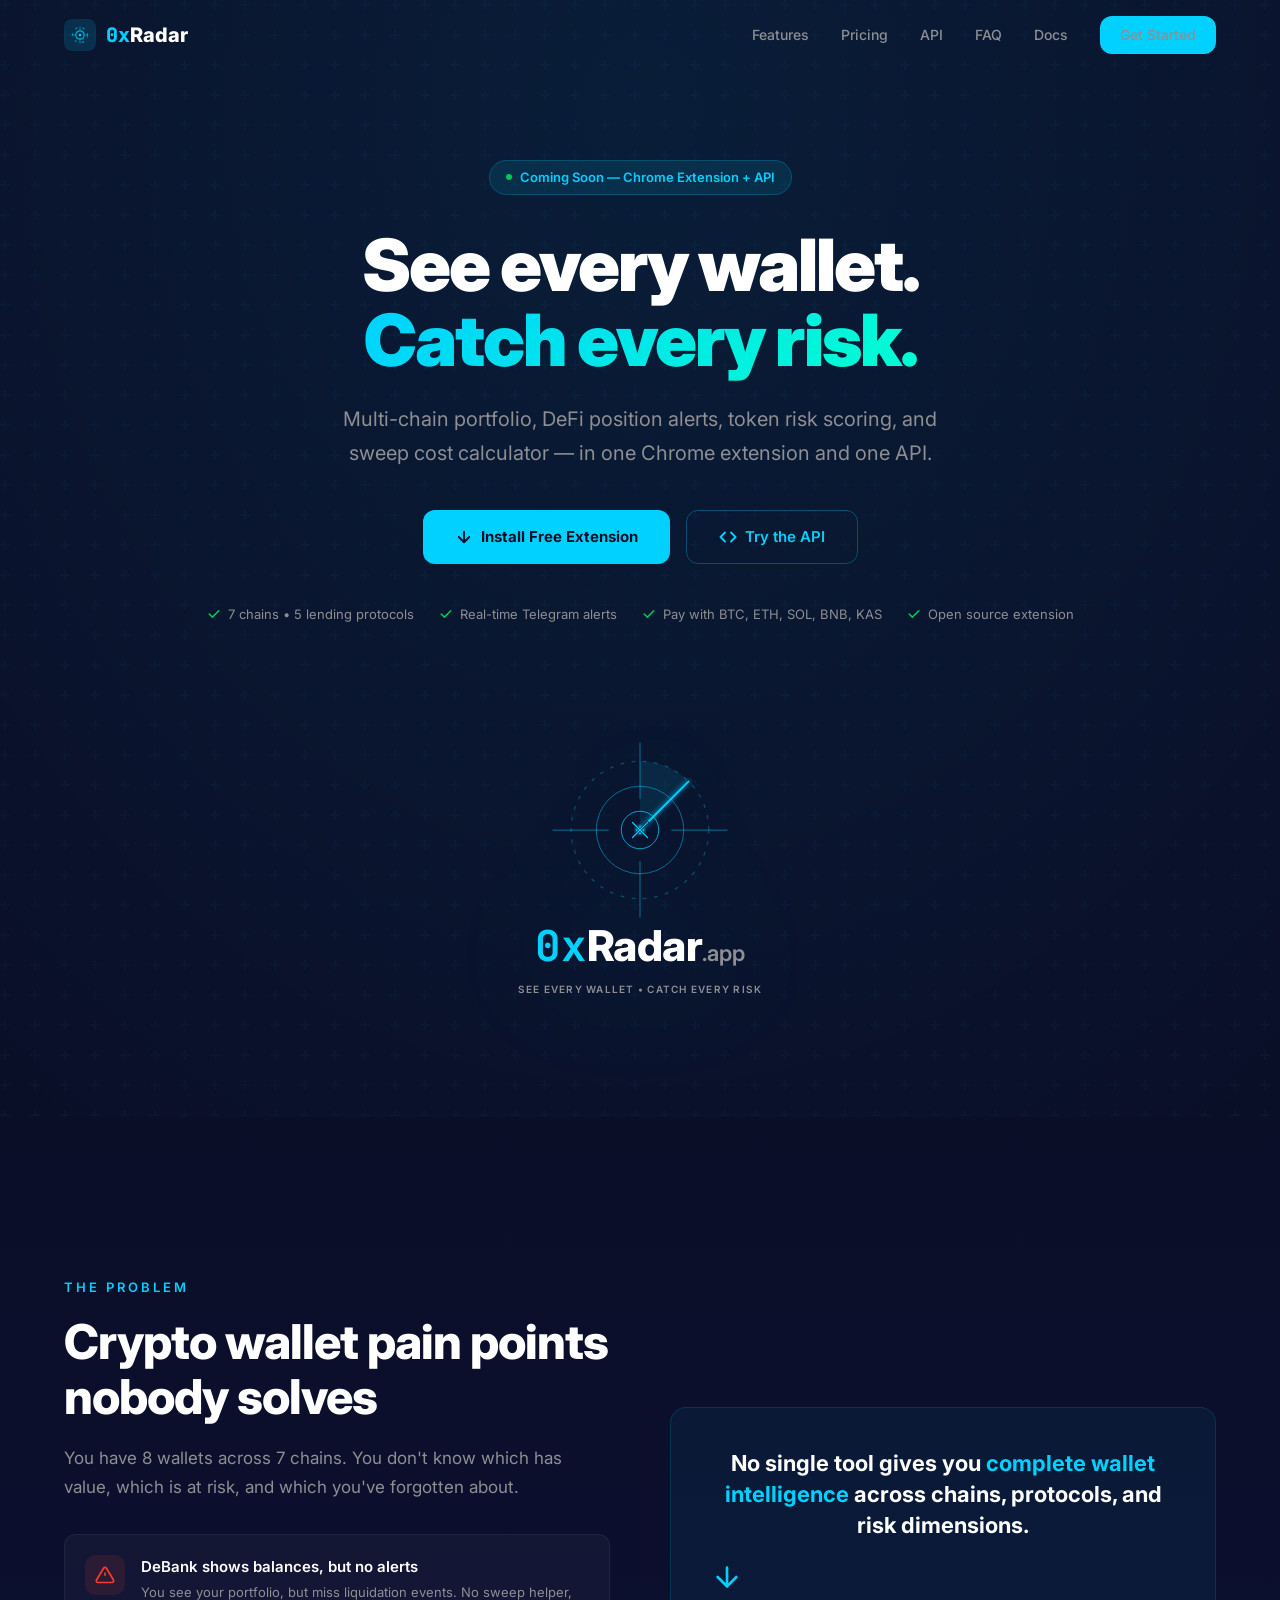
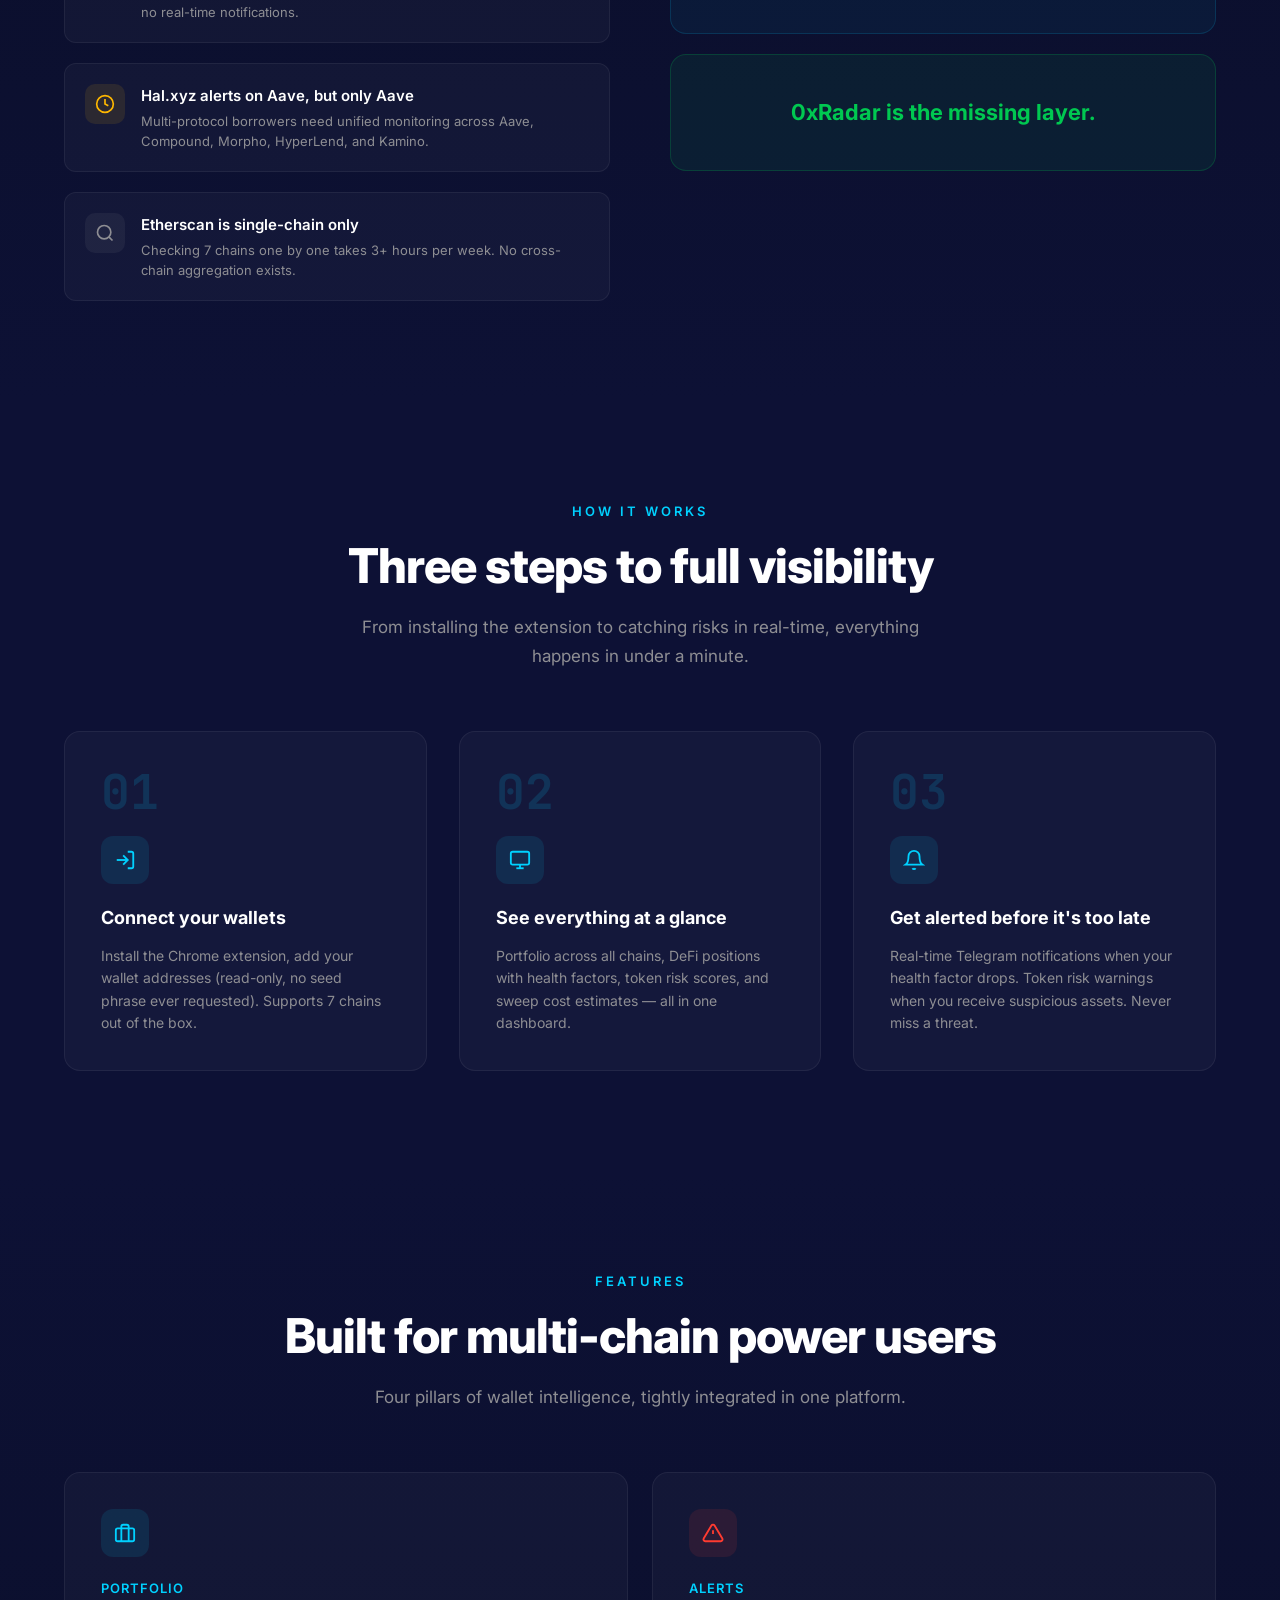
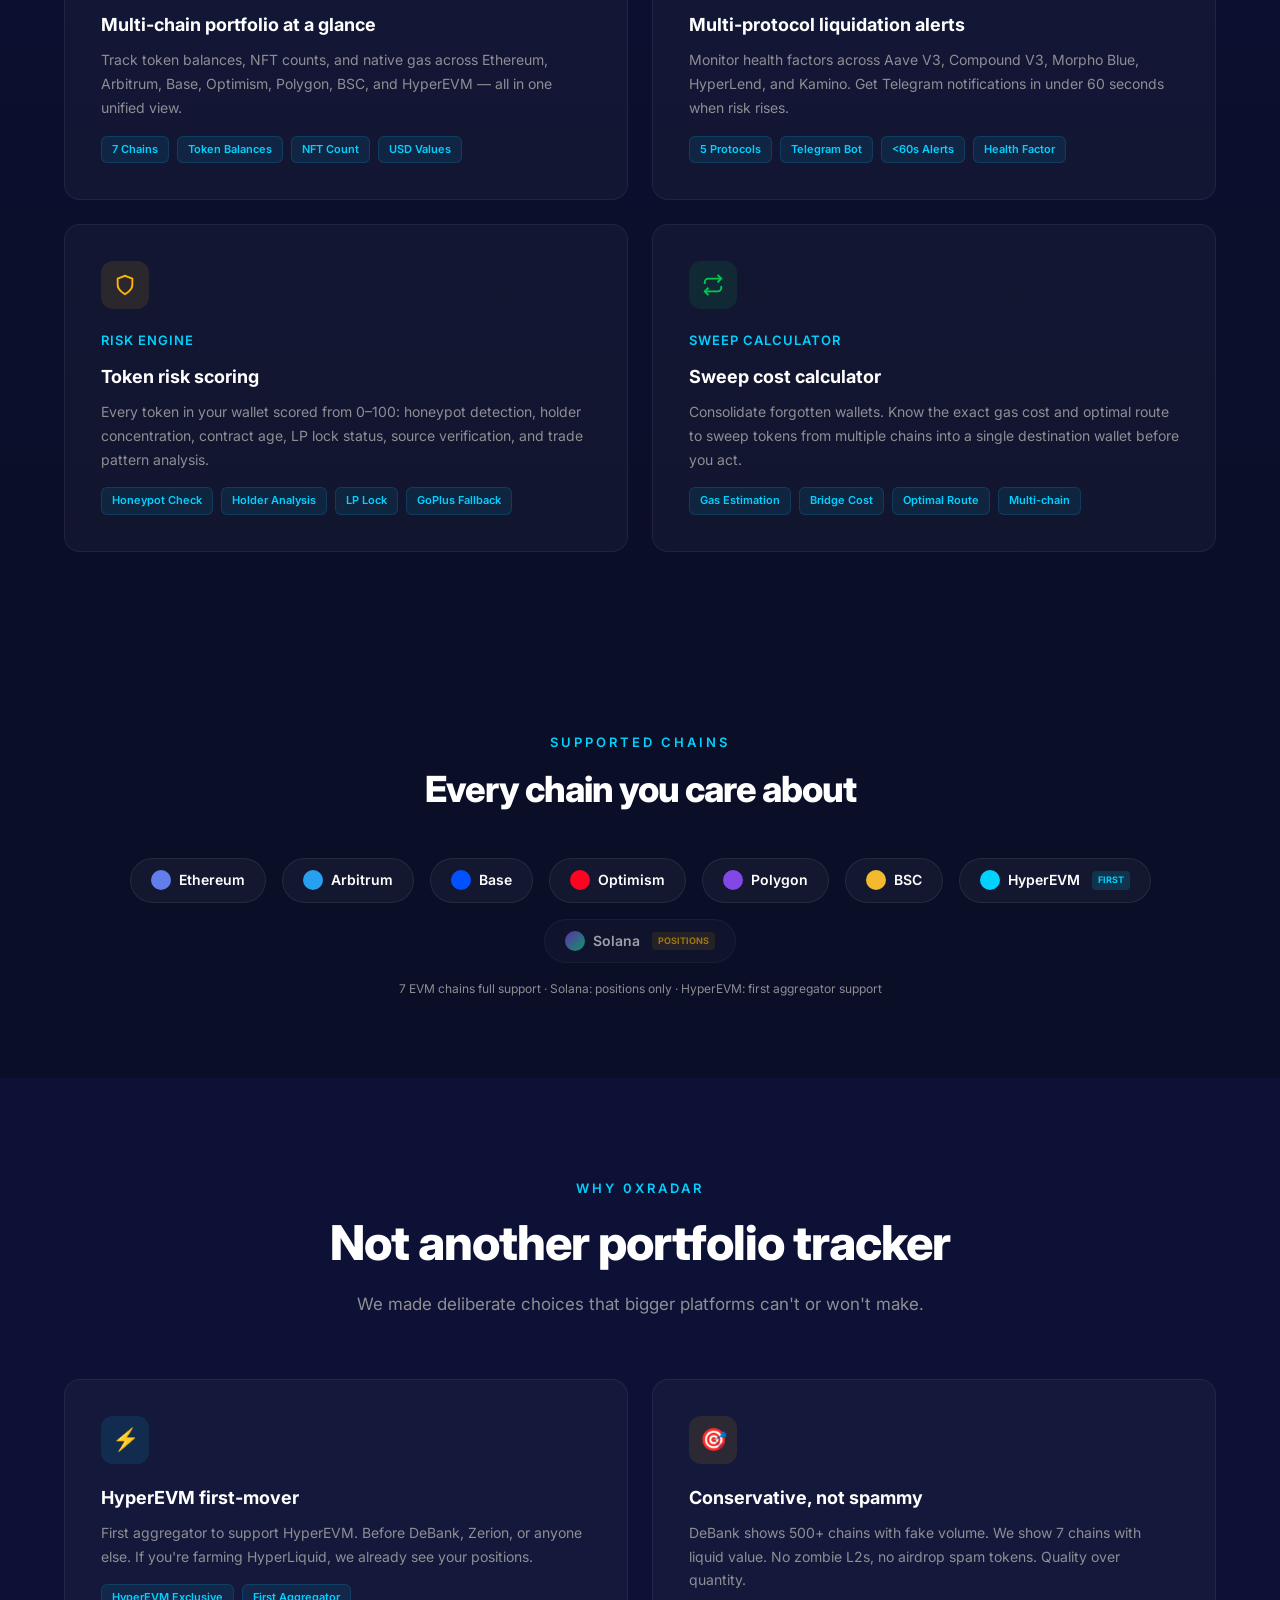
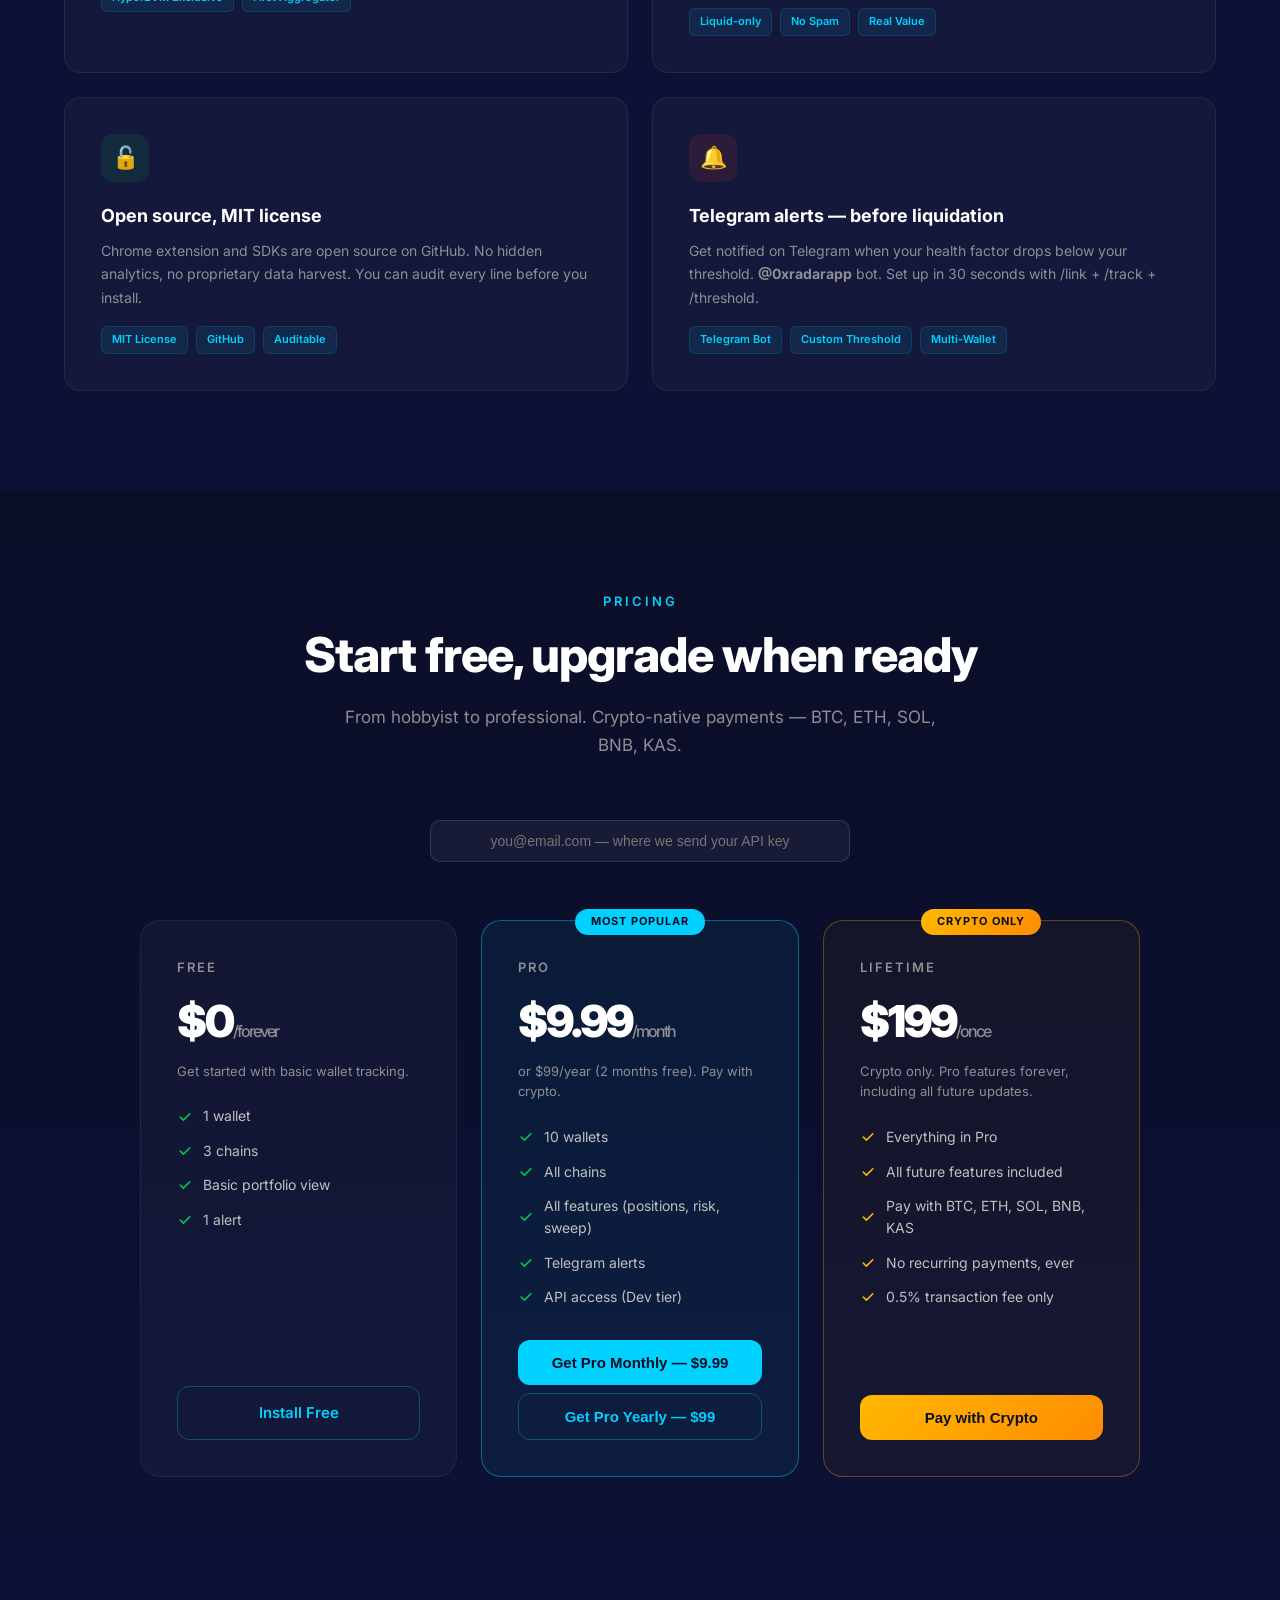
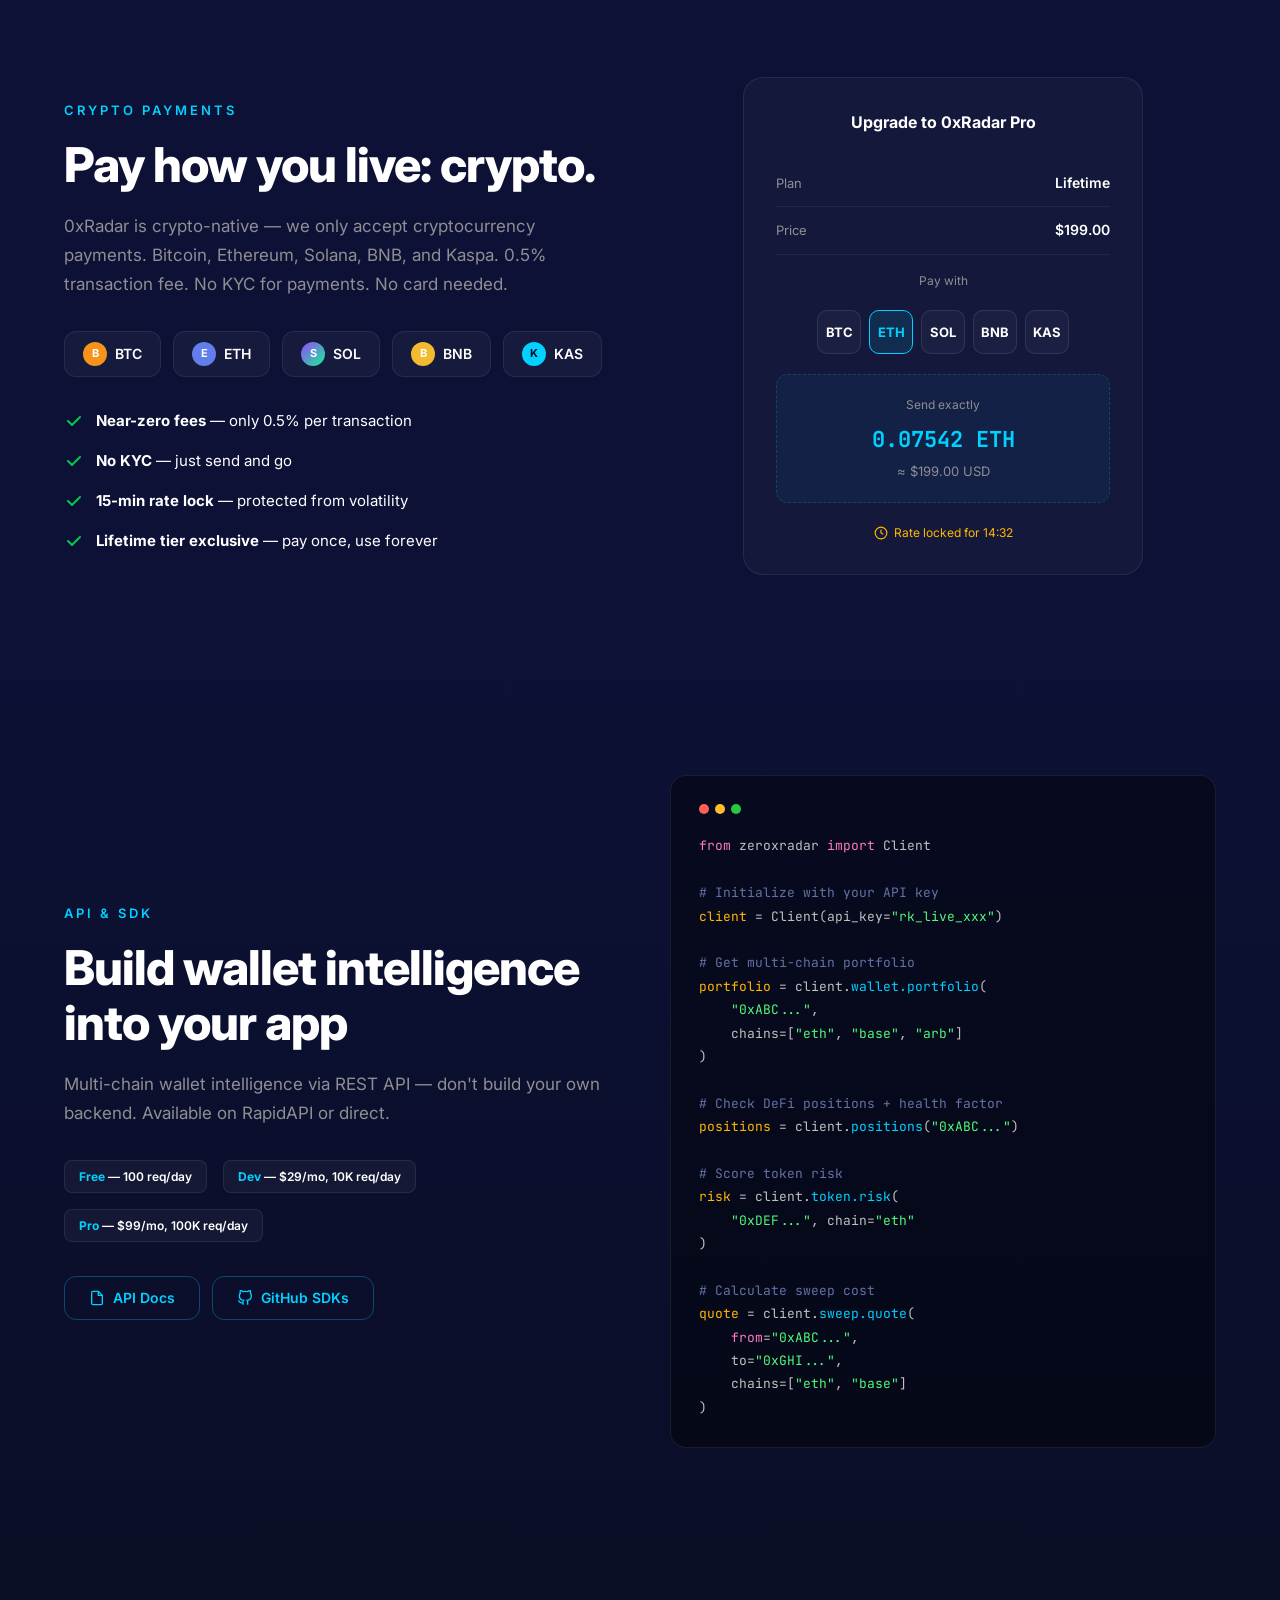
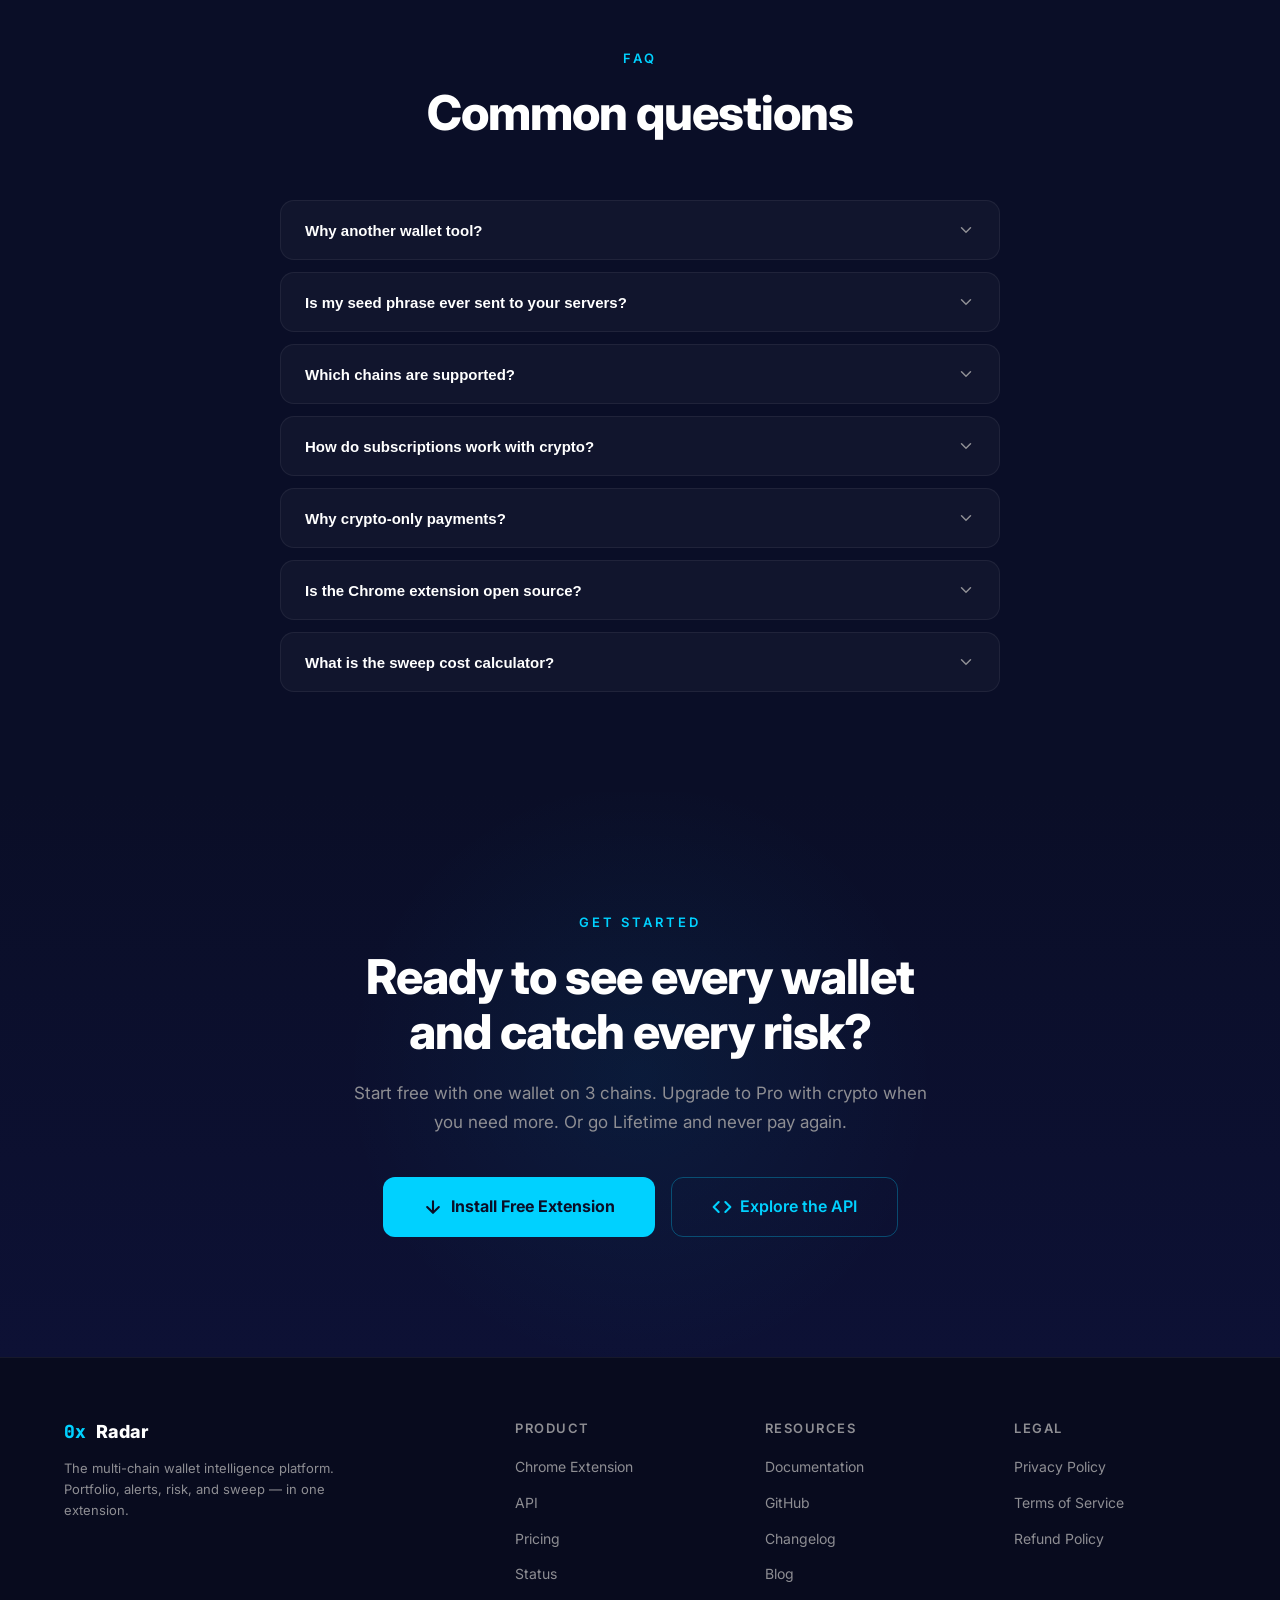
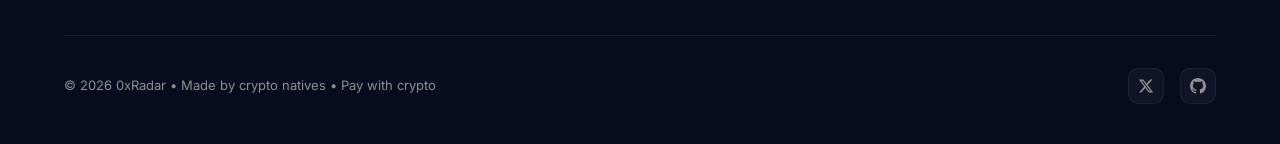
<file: landing/index.html>
<!DOCTYPE html>
<html lang="en" class="scroll-smooth">
<head>
  <meta charset="UTF-8" />
  <meta name="viewport" content="width=device-width, initial-scale=1.0" />
  <title>0xRadar — Multi-chain Wallet Intelligence | Portfolio, Alerts, Risk</title>
  <meta name="description" content="Track all your crypto wallets across 7 chains. Get DeFi liquidation alerts, token risk scores, and sweep cost calculations. Chrome extension + API. Pay with crypto." />
  <meta name="keywords" content="multi-chain wallet tracker, defi liquidation alert, wallet sweeper tool, crypto wallet security extension, token risk scanner chrome" />
  <meta property="og:title" content="0xRadar — Multi-chain Wallet Intelligence" />
  <meta property="og:description" content="See every wallet. Catch every risk. Portfolio, DeFi alerts, token risk scoring, and sweep cost calculator in one extension." />
  <meta property="og:type" content="website" />
  <meta property="og:url" content="https://0xradar.app" />
  <meta property="og:image" content="https://0xradar.app/og.png" />
  <meta name="twitter:card" content="summary_large_image" />
  <meta name="twitter:site" content="@0xradarapp" />
  <meta name="twitter:title" content="0xRadar — Multi-chain Wallet Intelligence" />
  <meta name="twitter:description" content="See every wallet. Catch every risk. Portfolio + DeFi alerts + token risk + sweep calculator." />
  <link rel="icon" type="image/svg+xml" href="data:image/svg+xml,<svg xmlns='http://www.w3.org/2000/svg' viewBox='0 0 32 32'><circle cx='16' cy='16' r='14' fill='%2300D1FF'/><path d='M16 8 L16 24 M8 16 L24 16' stroke='%230A0E27' stroke-width='3' stroke-linecap='round'/></svg>" />
  <link rel="preconnect" href="https://fonts.googleapis.com" />
  <link rel="preconnect" href="https://fonts.gstatic.com" crossorigin />
  <link href="https://fonts.googleapis.com/css2?family=Inter:wght@400;500;600;700;800;900&family=JetBrains+Mono:wght@400;500;600;700&display=swap" rel="stylesheet" />
  <script type="application/ld+json">
  {
    "@context": "https://schema.org",
    "@type": "SoftwareApplication",
    "name": "0xRadar",
    "applicationCategory": "DeveloperApplication",
    "operatingSystem": "Web, Chrome Extension",
    "description": "Multi-chain wallet intelligence — portfolio, DeFi alerts, token risk, sweep calculator across 7 EVM chains.",
    "offers": [
      {"@type": "Offer", "price": "0", "priceCurrency": "USD", "name": "Free tier"},
      {"@type": "Offer", "price": "9.99", "priceCurrency": "USD", "name": "Pro Monthly"},
      {"@type": "Offer", "price": "99", "priceCurrency": "USD", "name": "Pro Yearly"},
      {"@type": "Offer", "price": "199", "priceCurrency": "USD", "name": "Lifetime"}
    ],
    "author": {"@type": "Organization", "name": "0xRadar", "url": "https://0xradar.app"},
    "url": "https://0xradar.app",
    "sameAs": ["https://github.com/0xradarapp", "https://x.com/0xradarapp"]
  }
  </script>
  <style>
    /* ===== CSS Reset & Base ===== */
    *, *::before, *::after { box-sizing: border-box; margin: 0; padding: 0; }
    html { font-size: 16px; -webkit-font-smoothing: antialiased; -moz-osx-font-smoothing: grayscale; }
    body { font-family: 'Inter', -apple-system, BlinkMacSystemFont, sans-serif; background: #0A0E27; color: #FFFFFF; line-height: 1.6; overflow-x: hidden; }
    ::selection { background: rgba(0,209,255,0.3); color: #fff; }
    a { color: inherit; text-decoration: none; }
    img, svg { display: block; max-width: 100%; }
    .mono { font-family: 'JetBrains Mono', monospace; }

    /* ===== Utility ===== */
    .container { max-width: 1200px; margin: 0 auto; padding: 0 24px; }
    .cyan { color: #00D1FF; }
    .slate { color: #8E8E93; }
    .green { color: #00C851; }
    .amber { color: #FFB800; }
    .red { color: #FF3B30; }
    .glow { text-shadow: 0 0 30px rgba(0,209,255,0.3); }
    .gradient-text { background: linear-gradient(135deg, #00D1FF 0%, #00FFD1 100%); -webkit-background-clip: text; -webkit-text-fill-color: transparent; background-clip: text; }
    .btn-primary { display: inline-flex; align-items: center; gap: 8px; padding: 14px 32px; background: #00D1FF; color: #0A0E27; font-weight: 700; font-size: 15px; border-radius: 12px; border: none; cursor: pointer; transition: all 0.25s ease; text-decoration: none; }
    .btn-primary:hover { background: #33DAFF; transform: translateY(-2px); box-shadow: 0 8px 30px rgba(0,209,255,0.3); }
    .btn-secondary { display: inline-flex; align-items: center; gap: 8px; padding: 14px 32px; background: transparent; color: #00D1FF; font-weight: 600; font-size: 15px; border-radius: 12px; border: 1.5px solid rgba(0,209,255,0.3); cursor: pointer; transition: all 0.25s ease; text-decoration: none; }
    .btn-secondary:hover { border-color: #00D1FF; background: rgba(0,209,255,0.08); transform: translateY(-2px); }

    /* ===== Animations ===== */
    @keyframes fadeInUp { from { opacity: 0; transform: translateY(30px); } to { opacity: 1; transform: translateY(0); } }
    @keyframes fadeIn { from { opacity: 0; } to { opacity: 1; } }
    @keyframes pulse { 0%, 100% { opacity: 0.3; } 50% { opacity: 0.7; } }
    @keyframes sweep { 0% { transform: rotate(0deg); } 100% { transform: rotate(360deg); } }
    @keyframes float { 0%, 100% { transform: translateY(0); } 50% { transform: translateY(-10px); } }
    @keyframes shimmer { 0% { background-position: -200% 0; } 100% { background-position: 200% 0; } }
    .animate-in { opacity: 0; transform: translateY(30px); transition: opacity 0.7s ease, transform 0.7s ease; }
    .animate-in.visible { opacity: 1; transform: translateY(0); }

    /* ===== Navbar ===== */
    .navbar { position: fixed; top: 0; left: 0; right: 0; z-index: 100; padding: 16px 0; transition: all 0.3s ease; background: transparent; }
    .navbar.scrolled { background: rgba(10,14,39,0.9); backdrop-filter: blur(20px); border-bottom: 1px solid rgba(0,209,255,0.1); padding: 12px 0; }
    .navbar .container { display: flex; align-items: center; justify-content: space-between; }
    .nav-logo { display: flex; align-items: center; gap: 10px; font-weight: 800; font-size: 20px; }
    .nav-logo-icon { width: 32px; height: 32px; border-radius: 8px; background: rgba(0,209,255,0.15); display: flex; align-items: center; justify-content: center; }
    .nav-logo-icon svg { width: 20px; height: 20px; }
    .nav-links { display: flex; align-items: center; gap: 32px; }
    .nav-links a { font-size: 14px; font-weight: 500; color: #8E8E93; transition: color 0.2s; }
    .nav-links a:hover { color: #FFFFFF; }
    .nav-cta { padding: 8px 20px; font-size: 13px; }
    .mobile-menu-btn { display: none; background: none; border: none; color: #fff; cursor: pointer; padding: 8px; }

    /* ===== Hero ===== */
    .hero { padding: 160px 0 100px; position: relative; overflow: hidden; }
    .hero::before { content: ''; position: absolute; top: -50%; left: -50%; width: 200%; height: 200%; background: radial-gradient(ellipse at 50% 30%, rgba(0,209,255,0.08) 0%, transparent 60%); pointer-events: none; }
    .hero::after { content: ''; position: absolute; top: 0; left: 0; right: 0; bottom: 0; background: url("data:image/svg+xml,%3Csvg width='60' height='60' viewBox='0 0 60 60' xmlns='http://www.w3.org/2000/svg'%3E%3Cg fill='none' fill-rule='evenodd'%3E%3Cg fill='%2300D1FF' fill-opacity='0.03'%3E%3Cpath d='M36 34v-4h-2v4h-4v2h4v4h2v-4h4v-2h-4zm0-30V0h-2v4h-4v2h4v4h2V6h4V4h-4zM6 34v-4H4v4H0v2h4v4h2v-4h4v-2H6zM6 4V0H4v4H0v2h4v4h2V6h4V4H6z'/%3E%3C/g%3E%3C/g%3E%3C/svg%3E"); pointer-events: none; }
    .hero-inner { position: relative; z-index: 2; text-align: center; }
    .hero-badge { display: inline-flex; align-items: center; gap: 8px; padding: 6px 16px; background: rgba(0,209,255,0.1); border: 1px solid rgba(0,209,255,0.2); border-radius: 100px; font-size: 13px; font-weight: 600; color: #00D1FF; margin-bottom: 32px; animation: fadeIn 0.8s ease; }
    .hero-badge .dot { width: 6px; height: 6px; border-radius: 50%; background: #00C851; animation: pulse 2s infinite; }
    .hero-title { font-size: clamp(40px, 6vw, 72px); font-weight: 900; line-height: 1.05; letter-spacing: -2px; margin-bottom: 24px; animation: fadeInUp 0.8s ease 0.1s both; }
    .hero-subtitle { font-size: clamp(16px, 2vw, 20px); color: #8E8E93; max-width: 640px; margin: 0 auto 40px; line-height: 1.7; animation: fadeInUp 0.8s ease 0.2s both; }
    .hero-buttons { display: flex; gap: 16px; justify-content: center; flex-wrap: wrap; animation: fadeInUp 0.8s ease 0.3s both; }
    .hero-checks { display: flex; gap: 24px; justify-content: center; flex-wrap: wrap; margin-top: 40px; animation: fadeInUp 0.8s ease 0.4s both; }
    .hero-check { display: flex; align-items: center; gap: 6px; font-size: 13px; color: #8E8E93; }
    .hero-check svg { width: 16px; height: 16px; color: #00C851; flex-shrink: 0; }
    .hero-visual { margin-top: 80px; position: relative; animation: fadeInUp 1s ease 0.5s both; }
    .hero-logo-svg { max-width: 500px; margin: 0 auto; filter: drop-shadow(0 0 60px rgba(0,209,255,0.15)); animation: float 6s ease-in-out infinite; }

    /* ===== Section base ===== */
    section { padding: 100px 0; position: relative; }
    .section-label { font-size: 13px; font-weight: 600; letter-spacing: 3px; text-transform: uppercase; color: #00D1FF; margin-bottom: 16px; }
    .section-title { font-size: clamp(28px, 4vw, 48px); font-weight: 800; letter-spacing: -1px; margin-bottom: 20px; line-height: 1.15; }
    .section-desc { font-size: 17px; color: #8E8E93; max-width: 600px; line-height: 1.7; }

    /* ===== Problem ===== */
    .problem { background: linear-gradient(180deg, #0A0E27 0%, #0D1135 100%); }
    .problem-grid { display: grid; grid-template-columns: 1fr 1fr; gap: 60px; align-items: center; margin-top: 60px; }
    .problem-left .section-desc { margin-bottom: 32px; }
    .pain-list { list-style: none; display: flex; flex-direction: column; gap: 20px; }
    .pain-item { display: flex; gap: 16px; align-items: flex-start; padding: 20px; background: rgba(255,255,255,0.03); border: 1px solid rgba(255,255,255,0.06); border-radius: 12px; transition: all 0.3s; }
    .pain-item:hover { border-color: rgba(0,209,255,0.2); background: rgba(0,209,255,0.04); }
    .pain-icon { width: 40px; height: 40px; border-radius: 10px; display: flex; align-items: center; justify-content: center; flex-shrink: 0; font-size: 18px; }
    .pain-icon.red { background: rgba(255,59,48,0.1); }
    .pain-icon.amber { background: rgba(255,184,0,0.1); }
    .pain-icon.slate { background: rgba(142,142,147,0.1); }
    .pain-text h4 { font-size: 15px; font-weight: 600; margin-bottom: 4px; }
    .pain-text p { font-size: 13px; color: #8E8E93; line-height: 1.5; }
    .problem-right { position: relative; }
    .problem-card { background: rgba(0,209,255,0.05); border: 1px solid rgba(0,209,255,0.15); border-radius: 16px; padding: 40px; text-align: center; }
    .problem-card p { font-size: 22px; font-weight: 700; line-height: 1.4; }
    .problem-card .arrow-down { margin-top: 20px; }
    .problem-solution { margin-top: 20px; background: rgba(0,200,81,0.08); border: 1px solid rgba(0,200,81,0.2); border-radius: 16px; padding: 40px; text-align: center; }
    .problem-solution p { font-size: 22px; font-weight: 700; }

    /* ===== How It Works ===== */
    .how-it-works { background: #0D1135; }
    .steps-grid { display: grid; grid-template-columns: repeat(3, 1fr); gap: 32px; margin-top: 60px; }
    .step-card { padding: 36px; background: rgba(255,255,255,0.03); border: 1px solid rgba(255,255,255,0.06); border-radius: 16px; position: relative; transition: all 0.3s; }
    .step-card:hover { border-color: rgba(0,209,255,0.2); transform: translateY(-4px); }
    .step-number { font-family: 'JetBrains Mono', monospace; font-size: 48px; font-weight: 700; color: rgba(0,209,255,0.15); margin-bottom: 20px; line-height: 1; }
    .step-icon { width: 48px; height: 48px; border-radius: 12px; background: rgba(0,209,255,0.1); display: flex; align-items: center; justify-content: center; margin-bottom: 20px; font-size: 22px; }
    .step-card h3 { font-size: 18px; font-weight: 700; margin-bottom: 12px; }
    .step-card p { font-size: 14px; color: #8E8E93; line-height: 1.6; }
    .step-connector { display: none; }

    /* ===== Features ===== */
    .features { background: linear-gradient(180deg, #0D1135 0%, #0A0E27 100%); }
    .features-header { text-align: center; margin-bottom: 60px; }
    .features-header .section-desc { margin: 0 auto; }
    .features-grid { display: grid; grid-template-columns: repeat(2, 1fr); gap: 24px; }
    .feature-card { padding: 36px; background: rgba(255,255,255,0.03); border: 1px solid rgba(255,255,255,0.06); border-radius: 16px; transition: all 0.3s; position: relative; overflow: hidden; }
    .feature-card:hover { border-color: rgba(0,209,255,0.2); transform: translateY(-4px); }
    .feature-card::after { content: ''; position: absolute; top: 0; left: 0; right: 0; height: 2px; background: linear-gradient(90deg, transparent, var(--accent, #00D1FF), transparent); opacity: 0; transition: opacity 0.3s; }
    .feature-card:hover::after { opacity: 1; }
    .feature-icon { width: 48px; height: 48px; border-radius: 12px; display: flex; align-items: center; justify-content: center; margin-bottom: 20px; font-size: 22px; }
    .feature-card h3 { font-size: 18px; font-weight: 700; margin-bottom: 8px; }
    .feature-card .feature-subtitle { font-size: 13px; color: #00D1FF; font-weight: 600; margin-bottom: 12px; text-transform: uppercase; letter-spacing: 1px; }
    .feature-card p { font-size: 14px; color: #8E8E93; line-height: 1.7; }
    .feature-tags { display: flex; gap: 8px; flex-wrap: wrap; margin-top: 16px; }
    .feature-tag { font-size: 11px; font-weight: 600; padding: 4px 10px; border-radius: 6px; background: rgba(0,209,255,0.08); color: #00D1FF; border: 1px solid rgba(0,209,255,0.15); }

    /* ===== Chains ===== */
    .chains { background: #0A0E27; padding: 80px 0; }
    .chains-header { text-align: center; margin-bottom: 48px; }
    .chains-grid { display: flex; gap: 16px; justify-content: center; flex-wrap: wrap; }
    .chain-pill { display: flex; align-items: center; gap: 8px; padding: 10px 20px; background: rgba(255,255,255,0.04); border: 1px solid rgba(255,255,255,0.08); border-radius: 100px; font-size: 14px; font-weight: 600; transition: all 0.3s; }
    .chain-pill:hover { border-color: rgba(0,209,255,0.3); background: rgba(0,209,255,0.06); }
    .chain-pill .chain-icon { width: 20px; height: 20px; border-radius: 50%; }

    /* ===== Pricing ===== */
    .pricing { background: linear-gradient(180deg, #0A0E27 0%, #0D1135 100%); }
    .pricing-header { text-align: center; margin-bottom: 60px; }
    .pricing-header .section-desc { margin: 0 auto; }
    .pricing-grid { display: grid; grid-template-columns: repeat(3, 1fr); gap: 24px; max-width: 1000px; margin: 0 auto; }
    .pricing-card { padding: 36px; background: rgba(255,255,255,0.03); border: 1px solid rgba(255,255,255,0.06); border-radius: 20px; transition: all 0.3s; position: relative; display: flex; flex-direction: column; }
    .pricing-card:hover { transform: translateY(-4px); }
    .pricing-card.popular { border-color: rgba(0,209,255,0.4); background: rgba(0,209,255,0.06); }
    .pricing-card.popular::before { content: 'Most Popular'; position: absolute; top: -12px; left: 50%; transform: translateX(-50%); background: #00D1FF; color: #0A0E27; font-size: 11px; font-weight: 700; padding: 4px 16px; border-radius: 100px; text-transform: uppercase; letter-spacing: 1px; }
    .pricing-card.crypto-only { border-color: rgba(255,184,0,0.3); background: rgba(255,184,0,0.04); }
    .pricing-card.crypto-only::before { content: 'Crypto Only'; position: absolute; top: -12px; left: 50%; transform: translateX(-50%); background: linear-gradient(135deg, #FFB800, #FF8C00); color: #0A0E27; font-size: 11px; font-weight: 700; padding: 4px 16px; border-radius: 100px; text-transform: uppercase; letter-spacing: 1px; }
    .pricing-tier { font-size: 13px; font-weight: 600; color: #8E8E93; text-transform: uppercase; letter-spacing: 2px; margin-bottom: 8px; }
    .pricing-price { font-size: 44px; font-weight: 900; letter-spacing: -2px; margin-bottom: 4px; }
    .pricing-price span { font-size: 16px; font-weight: 500; color: #8E8E93; }
    .pricing-desc { font-size: 13px; color: #8E8E93; margin-bottom: 24px; }
    .pricing-features { list-style: none; display: flex; flex-direction: column; gap: 12px; margin-bottom: 32px; flex: 1; }
    .pricing-features li { display: flex; align-items: center; gap: 10px; font-size: 14px; color: #C0C0C0; }
    .pricing-features li svg { width: 16px; height: 16px; flex-shrink: 0; }
    .pricing-card .btn-primary, .pricing-card .btn-secondary { width: 100%; justify-content: center; }

    /* ===== Crypto Payment ===== */
    .crypto-payment { background: #0D1135; }
    .crypto-inner { display: grid; grid-template-columns: 1fr 1fr; gap: 60px; align-items: center; }
    .crypto-left .section-desc { margin-bottom: 32px; }
    .crypto-coins { display: flex; gap: 12px; flex-wrap: wrap; margin-bottom: 32px; }
    .crypto-coin { display: flex; align-items: center; gap: 8px; padding: 10px 18px; background: rgba(255,255,255,0.04); border: 1px solid rgba(255,255,255,0.08); border-radius: 12px; font-size: 14px; font-weight: 600; transition: all 0.3s; }
    .crypto-coin:hover { border-color: rgba(0,209,255,0.3); background: rgba(0,209,255,0.06); }
    .crypto-coin .coin-circle { width: 24px; height: 24px; border-radius: 50%; display: flex; align-items: center; justify-content: center; font-size: 11px; font-weight: 700; }
    .crypto-benefits { list-style: none; display: flex; flex-direction: column; gap: 16px; }
    .crypto-benefits li { display: flex; gap: 12px; align-items: center; font-size: 15px; }
    .crypto-benefits li svg { width: 20px; height: 20px; color: #00C851; flex-shrink: 0; }
    .crypto-right { display: flex; justify-content: center; }
    .checkout-mockup { background: rgba(255,255,255,0.03); border: 1px solid rgba(255,255,255,0.08); border-radius: 20px; padding: 32px; max-width: 400px; width: 100%; }
    .checkout-mockup h4 { font-size: 16px; font-weight: 700; margin-bottom: 24px; text-align: center; }
    .checkout-plan { display: flex; justify-content: space-between; align-items: center; padding: 12px 0; border-bottom: 1px solid rgba(255,255,255,0.06); }
    .checkout-plan-label { font-size: 13px; color: #8E8E93; }
    .checkout-plan-value { font-size: 14px; font-weight: 600; }
    .checkout-coins-row { display: flex; gap: 8px; margin: 20px 0; justify-content: center; }
    .checkout-coin-btn { width: 44px; height: 44px; border-radius: 10px; border: 1px solid rgba(255,255,255,0.1); background: rgba(255,255,255,0.03); display: flex; align-items: center; justify-content: center; font-size: 13px; font-weight: 700; cursor: pointer; transition: all 0.2s; }
    .checkout-coin-btn.active, .checkout-coin-btn:hover { border-color: #00D1FF; background: rgba(0,209,255,0.1); color: #00D1FF; }
    .checkout-amount { text-align: center; margin: 20px 0; padding: 20px; background: rgba(0,209,255,0.05); border-radius: 12px; border: 1px dashed rgba(0,209,255,0.2); }
    .checkout-amount .label { font-size: 12px; color: #8E8E93; margin-bottom: 8px; }
    .checkout-amount .value { font-family: 'JetBrains Mono', monospace; font-size: 22px; font-weight: 700; color: #00D1FF; }
    .checkout-amount .fiat { font-size: 13px; color: #8E8E93; margin-top: 4px; }
    .checkout-timer { display: flex; align-items: center; justify-content: center; gap: 6px; font-size: 12px; color: #FFB800; margin-top: 12px; }

    /* ===== API / B2B ===== */
    .api-section { background: linear-gradient(180deg, #0D1135 0%, #0A0E27 100%); }
    .api-inner { display: grid; grid-template-columns: 1fr 1fr; gap: 60px; align-items: center; }
    .api-left .section-desc { margin-bottom: 24px; }
    .code-block { background: rgba(0,0,0,0.4); border: 1px solid rgba(255,255,255,0.08); border-radius: 16px; padding: 28px; overflow-x: auto; }
    .code-block-header { display: flex; gap: 6px; margin-bottom: 20px; }
    .code-dot { width: 10px; height: 10px; border-radius: 50%; }
    .code-block pre { font-family: 'JetBrains Mono', monospace; font-size: 13px; line-height: 1.8; color: #C0C0C0; }
    .code-keyword { color: #FF79C6; }
    .code-string { color: #50FA7B; }
    .code-func { color: #00D1FF; }
    .code-comment { color: #6272A4; }
    .code-var { color: #FFB800; }
    .api-tiers { display: flex; gap: 16px; margin-top: 32px; flex-wrap: wrap; }
    .api-tier-badge { padding: 6px 14px; border-radius: 8px; font-size: 12px; font-weight: 600; background: rgba(255,255,255,0.04); border: 1px solid rgba(255,255,255,0.08); }
    .api-tier-badge strong { color: #00D1FF; }

    /* ===== FAQ ===== */
    .faq { background: #0A0E27; }
    .faq-header { text-align: center; margin-bottom: 60px; }
    .faq-header .section-desc { margin: 0 auto; }
    .faq-list { max-width: 720px; margin: 0 auto; display: flex; flex-direction: column; gap: 12px; }
    .faq-item { background: rgba(255,255,255,0.03); border: 1px solid rgba(255,255,255,0.06); border-radius: 14px; overflow: hidden; transition: all 0.3s; }
    .faq-item:hover { border-color: rgba(0,209,255,0.15); }
    .faq-question { display: flex; justify-content: space-between; align-items: center; padding: 20px 24px; cursor: pointer; font-size: 15px; font-weight: 600; width: 100%; background: none; border: none; color: #FFFFFF; text-align: left; }
    .faq-question svg { width: 18px; height: 18px; color: #8E8E93; transition: transform 0.3s; flex-shrink: 0; margin-left: 16px; }
    .faq-item.open .faq-question svg { transform: rotate(180deg); }
    .faq-answer { max-height: 0; overflow: hidden; transition: max-height 0.4s ease, padding 0.4s ease; }
    .faq-item.open .faq-answer { max-height: 300px; }
    .faq-answer-inner { padding: 0 24px 20px; font-size: 14px; color: #8E8E93; line-height: 1.7; }

    /* ===== CTA ===== */
    .cta { background: linear-gradient(180deg, #0A0E27 0%, #0D1135 100%); text-align: center; padding: 120px 0; position: relative; overflow: hidden; }
    .cta::before { content: ''; position: absolute; top: 50%; left: 50%; transform: translate(-50%, -50%); width: 600px; height: 600px; background: radial-gradient(circle, rgba(0,209,255,0.06) 0%, transparent 70%); pointer-events: none; }
    .cta-inner { position: relative; z-index: 2; }
    .cta .section-title { margin-bottom: 20px; }
    .cta .section-desc { margin: 0 auto 40px; text-align: center; }
    .cta-buttons { display: flex; gap: 16px; justify-content: center; flex-wrap: wrap; }

    /* ===== Footer ===== */
    .footer { background: #080B1E; border-top: 1px solid rgba(255,255,255,0.06); padding: 60px 0 40px; }
    .footer-grid { display: grid; grid-template-columns: 2fr 1fr 1fr 1fr; gap: 48px; margin-bottom: 48px; }
    .footer-brand p { font-size: 13px; color: #8E8E93; margin-top: 12px; line-height: 1.6; max-width: 280px; }
    .footer-col h4 { font-size: 13px; font-weight: 600; color: #8E8E93; text-transform: uppercase; letter-spacing: 1.5px; margin-bottom: 16px; }
    .footer-col ul { list-style: none; display: flex; flex-direction: column; gap: 10px; }
    .footer-col a { font-size: 14px; color: #8E8E93; transition: color 0.2s; }
    .footer-col a:hover { color: #00D1FF; }
    .footer-bottom { display: flex; justify-content: space-between; align-items: center; padding-top: 32px; border-top: 1px solid rgba(255,255,255,0.06); }
    .footer-copy { font-size: 13px; color: #8E8E93; }
    .footer-socials { display: flex; gap: 16px; }
    .footer-social { width: 36px; height: 36px; border-radius: 10px; background: rgba(255,255,255,0.04); border: 1px solid rgba(255,255,255,0.06); display: flex; align-items: center; justify-content: center; transition: all 0.2s; }
    .footer-social:hover { border-color: rgba(0,209,255,0.3); background: rgba(0,209,255,0.08); }
    .footer-social svg { width: 16px; height: 16px; color: #8E8E93; }

    /* ===== Responsive ===== */
    @media (max-width: 1024px) {
      .problem-grid, .crypto-inner, .api-inner { grid-template-columns: 1fr; gap: 40px; }
      .pricing-grid { grid-template-columns: 1fr; max-width: 420px; }
      .features-grid { grid-template-columns: 1fr; }
      .footer-grid { grid-template-columns: 1fr 1fr; gap: 32px; }
    }
    @media (max-width: 768px) {
      section { padding: 70px 0; }
      .hero { padding: 130px 0 70px; }
      .nav-links { display: none; }
      .nav-links.open { display: flex; flex-direction: column; position: absolute; top: 100%; left: 0; right: 0; background: rgba(10,14,39,0.98); backdrop-filter: blur(20px); padding: 24px; gap: 16px; border-bottom: 1px solid rgba(0,209,255,0.1); }
      .mobile-menu-btn { display: block; }
      .steps-grid { grid-template-columns: 1fr; }
      .hero-checks { gap: 16px; }
      .footer-grid { grid-template-columns: 1fr; gap: 24px; }
      .footer-bottom { flex-direction: column; gap: 16px; text-align: center; }
      .crypto-right { order: -1; }
      .checkout-mockup { max-width: 100%; }
    }
  </style>
</head>
<body>

  <!-- ========== NAVBAR ========== -->
  <nav class="navbar" id="navbar">
    <div class="container">
      <a href="#" class="nav-logo">
        <div class="nav-logo-icon">
          <svg viewBox="0 0 24 24" fill="none" xmlns="http://www.w3.org/2000/svg">
            <circle cx="12" cy="12" r="9" stroke="#00D1FF" stroke-width="1.5" stroke-dasharray="3 6" opacity="0.5"/>
            <circle cx="12" cy="12" r="5" stroke="#00D1FF" stroke-width="1.5" opacity="0.8"/>
            <circle cx="12" cy="12" r="1.5" fill="#00D1FF"/>
            <line x1="12" y1="2" x2="12" y2="6" stroke="#00D1FF" stroke-width="1.5" opacity="0.4"/>
            <line x1="12" y1="18" x2="12" y2="22" stroke="#00D1FF" stroke-width="1.5" opacity="0.4"/>
            <line x1="2" y1="12" x2="6" y2="12" stroke="#00D1FF" stroke-width="1.5" opacity="0.4"/>
            <line x1="18" y1="12" x2="22" y2="12" stroke="#00D1FF" stroke-width="1.5" opacity="0.4"/>
          </svg>
        </div>
        <span><span class="mono cyan">0x</span>Radar</span>
      </a>
      <div class="nav-links" id="navLinks">
        <a href="#features">Features</a>
        <a href="#pricing">Pricing</a>
        <a href="#api">API</a>
        <a href="#faq">FAQ</a>
        <a href="https://docs.0xradar.app" target="_blank" rel="noopener">Docs</a>
        <a href="#cta" class="btn-primary nav-cta">Get Started</a>
      </div>
      <button class="mobile-menu-btn" id="mobileMenuBtn" aria-label="Toggle menu">
        <svg width="24" height="24" viewBox="0 0 24 24" fill="none" stroke="currentColor" stroke-width="2" stroke-linecap="round"><line x1="3" y1="6" x2="21" y2="6"/><line x1="3" y1="12" x2="21" y2="12"/><line x1="3" y1="18" x2="21" y2="18"/></svg>
      </button>
    </div>
  </nav>

  <!-- ========== HERO ========== -->
  <section class="hero" id="hero">
    <div class="container">
      <div class="hero-inner">
        <div class="hero-badge">
          <span class="dot"></span>
          Coming Soon &mdash; Chrome Extension + API
        </div>
        <h1 class="hero-title">
          See every wallet.<br />
          <span class="gradient-text">Catch every risk.</span>
        </h1>
        <p class="hero-subtitle">
          Multi-chain portfolio, DeFi position alerts, token risk scoring, and sweep cost calculator &mdash; in one Chrome extension and one API.
        </p>
        <div class="hero-buttons">
          <a href="#cta" class="btn-primary">
            <svg width="18" height="18" viewBox="0 0 24 24" fill="none" stroke="currentColor" stroke-width="2.5" stroke-linecap="round" stroke-linejoin="round"><path d="M12 5v14M19 12l-7 7-7-7"/></svg>
            Install Free Extension
          </a>
          <a href="#api" class="btn-secondary">
            <svg width="18" height="18" viewBox="0 0 24 24" fill="none" stroke="currentColor" stroke-width="2.5" stroke-linecap="round" stroke-linejoin="round"><polyline points="16 18 22 12 16 6"/><polyline points="8 6 2 12 8 18"/></svg>
            Try the API
          </a>
        </div>
        <div class="hero-checks">
          <div class="hero-check">
            <svg viewBox="0 0 20 20" fill="currentColor"><path fill-rule="evenodd" d="M16.707 5.293a1 1 0 010 1.414l-8 8a1 1 0 01-1.414 0l-4-4a1 1 0 011.414-1.414L8 12.586l7.293-7.293a1 1 0 011.414 0z" clip-rule="evenodd"/></svg>
            7 chains &bull; 5 lending protocols
          </div>
          <div class="hero-check">
            <svg viewBox="0 0 20 20" fill="currentColor"><path fill-rule="evenodd" d="M16.707 5.293a1 1 0 010 1.414l-8 8a1 1 0 01-1.414 0l-4-4a1 1 0 011.414-1.414L8 12.586l7.293-7.293a1 1 0 011.414 0z" clip-rule="evenodd"/></svg>
            Real-time Telegram alerts
          </div>
          <div class="hero-check">
            <svg viewBox="0 0 20 20" fill="currentColor"><path fill-rule="evenodd" d="M16.707 5.293a1 1 0 010 1.414l-8 8a1 1 0 01-1.414 0l-4-4a1 1 0 011.414-1.414L8 12.586l7.293-7.293a1 1 0 011.414 0z" clip-rule="evenodd"/></svg>
            Pay with BTC, ETH, SOL, BNB, KAS
          </div>
          <div class="hero-check">
            <svg viewBox="0 0 20 20" fill="currentColor"><path fill-rule="evenodd" d="M16.707 5.293a1 1 0 010 1.414l-8 8a1 1 0 01-1.414 0l-4-4a1 1 0 011.414-1.414L8 12.586l7.293-7.293a1 1 0 011.414 0z" clip-rule="evenodd"/></svg>
            Open source extension
          </div>
        </div>

        <!-- Logo Visual -->
        <div class="hero-visual">
          <div class="hero-logo-svg">
            <svg xmlns="http://www.w3.org/2000/svg" viewBox="0 0 800 500" width="100%" height="100%">
              <defs>
                <filter id="heroGlow" x="-20%" y="-20%" width="140%" height="140%">
                  <feGaussianBlur stdDeviation="4" result="blur" />
                  <feMerge>
                    <feMergeNode in="blur"/>
                    <feMergeNode in="SourceGraphic"/>
                  </feMerge>
                </filter>
              </defs>
              <g transform="translate(400, 200)">
                <circle cx="0" cy="0" r="110" stroke="#00D1FF" fill="none" stroke-width="2" stroke-dasharray="6 12" opacity="0.3"/>
                <circle cx="0" cy="0" r="70" stroke="#00D1FF" fill="none" stroke-width="1.5" opacity="0.5"/>
                <circle cx="0" cy="0" r="30" stroke="#00D1FF" fill="none" stroke-width="1.5" opacity="0.8"/>
                <circle cx="0" cy="0" r="6" fill="#00D1FF" filter="url(#heroGlow)"/>
                <path d="M 0 0 L 0 -110 A 110 110 0 0 1 77.7 -77.7 Z" fill="#00D1FF" opacity="0.1"/>
                <line x1="0" y1="0" x2="77.7" y2="-77.7" stroke="#00D1FF" stroke-width="3" stroke-linecap="round" filter="url(#heroGlow)"/>
                <line x1="-140" y1="0" x2="-50" y2="0" stroke="#00D1FF" stroke-width="2" opacity="0.4"/>
                <line x1="50" y1="0" x2="140" y2="0" stroke="#00D1FF" stroke-width="2" opacity="0.4"/>
                <line x1="0" y1="-140" x2="0" y2="-50" stroke="#00D1FF" stroke-width="2" opacity="0.4"/>
                <line x1="0" y1="50" x2="0" y2="140" stroke="#00D1FF" stroke-width="2" opacity="0.4"/>
                <path d="M -12 -12 L 12 12 M 12 -12 L -12 12" stroke="#0A0E27" stroke-width="4" stroke-linecap="round" />
                <path d="M -12 -12 L 12 12 M 12 -12 L -12 12" stroke="#00D1FF" stroke-width="2" stroke-linecap="round" />
              </g>
              <text x="400" y="410" text-anchor="middle" font-family="'JetBrains Mono', monospace" font-size="68" fill="#00D1FF" font-weight="700">0x<tspan fill="#FFFFFF" font-family="Inter, sans-serif" font-weight="800" letter-spacing="-1px">Radar</tspan><tspan fill="#8E8E93" font-family="Inter, sans-serif" font-size="36" font-weight="600">.app</tspan></text>
              <text x="400" y="460" text-anchor="middle" font-family="Inter, sans-serif" font-size="16" fill="#8E8E93" letter-spacing="2" font-weight="600">SEE EVERY WALLET &bull; CATCH EVERY RISK</text>
            </svg>
          </div>
        </div>
      </div>
    </div>
  </section>

  <!-- ========== PROBLEM ========== -->
  <section class="problem" id="problem">
    <div class="container">
      <div class="problem-grid">
        <div class="problem-left animate-in">
          <p class="section-label">The Problem</p>
          <h2 class="section-title">Crypto wallet pain points nobody solves</h2>
          <p class="section-desc">You have 8 wallets across 7 chains. You don't know which has value, which is at risk, and which you've forgotten about.</p>
          <ul class="pain-list">
            <li class="pain-item">
              <div class="pain-icon red">
                <svg width="20" height="20" viewBox="0 0 24 24" fill="none" stroke="#FF3B30" stroke-width="2"><path d="M10.29 3.86L1.82 18a2 2 0 001.71 3h16.94a2 2 0 001.71-3L13.71 3.86a2 2 0 00-3.42 0z"/><line x1="12" y1="9" x2="12" y2="13"/><line x1="12" y1="17" x2="12.01" y2="17"/></svg>
              </div>
              <div class="pain-text">
                <h4>DeBank shows balances, but no alerts</h4>
                <p>You see your portfolio, but miss liquidation events. No sweep helper, no real-time notifications.</p>
              </div>
            </li>
            <li class="pain-item">
              <div class="pain-icon amber">
                <svg width="20" height="20" viewBox="0 0 24 24" fill="none" stroke="#FFB800" stroke-width="2"><circle cx="12" cy="12" r="10"/><polyline points="12 6 12 12 16 14"/></svg>
              </div>
              <div class="pain-text">
                <h4>Hal.xyz alerts on Aave, but only Aave</h4>
                <p>Multi-protocol borrowers need unified monitoring across Aave, Compound, Morpho, HyperLend, and Kamino.</p>
              </div>
            </li>
            <li class="pain-item">
              <div class="pain-icon slate">
                <svg width="20" height="20" viewBox="0 0 24 24" fill="none" stroke="#8E8E93" stroke-width="2"><circle cx="11" cy="11" r="8"/><line x1="21" y1="21" x2="16.65" y2="16.65"/></svg>
              </div>
              <div class="pain-text">
                <h4>Etherscan is single-chain only</h4>
                <p>Checking 7 chains one by one takes 3+ hours per week. No cross-chain aggregation exists.</p>
              </div>
            </li>
          </ul>
        </div>
        <div class="problem-right animate-in">
          <div class="problem-card">
            <p>No single tool gives you <span class="cyan">complete wallet intelligence</span> across chains, protocols, and risk dimensions.</p>
            <div class="arrow-down">
              <svg width="32" height="32" viewBox="0 0 24 24" fill="none" stroke="#00D1FF" stroke-width="2" stroke-linecap="round"><path d="M12 5v14M19 12l-7 7-7-7"/></svg>
            </div>
          </div>
          <div class="problem-solution">
            <p><span class="green">0xRadar is the missing layer.</span></p>
          </div>
        </div>
      </div>
    </div>
  </section>

  <!-- ========== HOW IT WORKS ========== -->
  <section class="how-it-works" id="how-it-works">
    <div class="container">
      <div class="features-header animate-in">
        <p class="section-label">How It Works</p>
        <h2 class="section-title">Three steps to full visibility</h2>
        <p class="section-desc">From installing the extension to catching risks in real-time, everything happens in under a minute.</p>
      </div>
      <div class="steps-grid">
        <div class="step-card animate-in">
          <div class="step-number">01</div>
          <div class="step-icon">
            <svg width="22" height="22" viewBox="0 0 24 24" fill="none" stroke="#00D1FF" stroke-width="2"><path d="M15 3h4a2 2 0 012 2v14a2 2 0 01-2 2h-4"/><polyline points="10 17 15 12 10 7"/><line x1="15" y1="12" x2="3" y2="12"/></svg>
          </div>
          <h3>Connect your wallets</h3>
          <p>Install the Chrome extension, add your wallet addresses (read-only, no seed phrase ever requested). Supports 7 chains out of the box.</p>
        </div>
        <div class="step-card animate-in">
          <div class="step-number">02</div>
          <div class="step-icon">
            <svg width="22" height="22" viewBox="0 0 24 24" fill="none" stroke="#00D1FF" stroke-width="2"><rect x="2" y="3" width="20" height="14" rx="2" ry="2"/><line x1="8" y1="21" x2="16" y2="21"/><line x1="12" y1="17" x2="12" y2="21"/></svg>
          </div>
          <h3>See everything at a glance</h3>
          <p>Portfolio across all chains, DeFi positions with health factors, token risk scores, and sweep cost estimates &mdash; all in one dashboard.</p>
        </div>
        <div class="step-card animate-in">
          <div class="step-number">03</div>
          <div class="step-icon">
            <svg width="22" height="22" viewBox="0 0 24 24" fill="none" stroke="#00D1FF" stroke-width="2"><path d="M18 8A6 6 0 006 8c0 7-3 9-3 9h18s-3-2-3-9"/><path d="M13.73 21a2 2 0 01-3.46 0"/></svg>
          </div>
          <h3>Get alerted before it's too late</h3>
          <p>Real-time Telegram notifications when your health factor drops. Token risk warnings when you receive suspicious assets. Never miss a threat.</p>
        </div>
      </div>
    </div>
  </section>

  <!-- ========== FEATURES ========== -->
  <section class="features" id="features">
    <div class="container">
      <div class="features-header animate-in">
        <p class="section-label">Features</p>
        <h2 class="section-title">Built for multi-chain power users</h2>
        <p class="section-desc">Four pillars of wallet intelligence, tightly integrated in one platform.</p>
      </div>
      <div class="features-grid">
        <!-- Feature 1: Multi-chain Portfolio -->
        <div class="feature-card animate-in" style="--accent: #00D1FF">
          <div class="feature-icon" style="background: rgba(0,209,255,0.1)">
            <svg width="22" height="22" viewBox="0 0 24 24" fill="none" stroke="#00D1FF" stroke-width="2"><rect x="2" y="7" width="20" height="14" rx="2" ry="2"/><path d="M16 21V5a2 2 0 00-2-2h-4a2 2 0 00-2 2v16"/></svg>
          </div>
          <p class="feature-subtitle">Portfolio</p>
          <h3>Multi-chain portfolio at a glance</h3>
          <p>Track token balances, NFT counts, and native gas across Ethereum, Arbitrum, Base, Optimism, Polygon, BSC, and HyperEVM &mdash; all in one unified view.</p>
          <div class="feature-tags">
            <span class="feature-tag">7 Chains</span>
            <span class="feature-tag">Token Balances</span>
            <span class="feature-tag">NFT Count</span>
            <span class="feature-tag">USD Values</span>
          </div>
        </div>
        <!-- Feature 2: Liquidation Alerts -->
        <div class="feature-card animate-in" style="--accent: #FF3B30">
          <div class="feature-icon" style="background: rgba(255,59,48,0.1)">
            <svg width="22" height="22" viewBox="0 0 24 24" fill="none" stroke="#FF3B30" stroke-width="2"><path d="M10.29 3.86L1.82 18a2 2 0 001.71 3h16.94a2 2 0 001.71-3L13.71 3.86a2 2 0 00-3.42 0z"/><line x1="12" y1="9" x2="12" y2="13"/><line x1="12" y1="17" x2="12.01" y2="17"/></svg>
          </div>
          <p class="feature-subtitle">Alerts</p>
          <h3>Multi-protocol liquidation alerts</h3>
          <p>Monitor health factors across Aave V3, Compound V3, Morpho Blue, HyperLend, and Kamino. Get Telegram notifications in under 60 seconds when risk rises.</p>
          <div class="feature-tags">
            <span class="feature-tag">5 Protocols</span>
            <span class="feature-tag">Telegram Bot</span>
            <span class="feature-tag">&lt;60s Alerts</span>
            <span class="feature-tag">Health Factor</span>
          </div>
        </div>
        <!-- Feature 3: Token Risk -->
        <div class="feature-card animate-in" style="--accent: #FFB800">
          <div class="feature-icon" style="background: rgba(255,184,0,0.1)">
            <svg width="22" height="22" viewBox="0 0 24 24" fill="none" stroke="#FFB800" stroke-width="2"><path d="M12 22s8-4 8-10V5l-8-3-8 3v7c0 6 8 10 8 10z"/></svg>
          </div>
          <p class="feature-subtitle">Risk Engine</p>
          <h3>Token risk scoring</h3>
          <p>Every token in your wallet scored from 0&ndash;100: honeypot detection, holder concentration, contract age, LP lock status, source verification, and trade pattern analysis.</p>
          <div class="feature-tags">
            <span class="feature-tag">Honeypot Check</span>
            <span class="feature-tag">Holder Analysis</span>
            <span class="feature-tag">LP Lock</span>
            <span class="feature-tag">GoPlus Fallback</span>
          </div>
        </div>
        <!-- Feature 4: Sweep Cost Calculator -->
        <div class="feature-card animate-in" style="--accent: #00C851">
          <div class="feature-icon" style="background: rgba(0,200,81,0.1)">
            <svg width="22" height="22" viewBox="0 0 24 24" fill="none" stroke="#00C851" stroke-width="2"><polyline points="17 1 21 5 17 9"/><path d="M3 11V9a4 4 0 014-4h14"/><polyline points="7 23 3 19 7 15"/><path d="M21 13v2a4 4 0 01-4 4H3"/></svg>
          </div>
          <p class="feature-subtitle">Sweep Calculator</p>
          <h3>Sweep cost calculator</h3>
          <p>Consolidate forgotten wallets. Know the exact gas cost and optimal route to sweep tokens from multiple chains into a single destination wallet before you act.</p>
          <div class="feature-tags">
            <span class="feature-tag">Gas Estimation</span>
            <span class="feature-tag">Bridge Cost</span>
            <span class="feature-tag">Optimal Route</span>
            <span class="feature-tag">Multi-chain</span>
          </div>
        </div>
      </div>
    </div>
  </section>

  <!-- ========== SUPPORTED CHAINS ========== -->
  <section class="chains" id="chains">
    <div class="container">
      <div class="chains-header animate-in">
        <p class="section-label">Supported Chains</p>
        <h2 class="section-title" style="font-size: clamp(24px, 3vw, 36px);">Every chain you care about</h2>
      </div>
      <div class="chains-grid animate-in">
        <div class="chain-pill">
          <div class="chain-icon" style="background: #627EEA;"></div>
          Ethereum
        </div>
        <div class="chain-pill">
          <div class="chain-icon" style="background: #28A0F0;"></div>
          Arbitrum
        </div>
        <div class="chain-pill">
          <div class="chain-icon" style="background: #0052FF;"></div>
          Base
        </div>
        <div class="chain-pill">
          <div class="chain-icon" style="background: #FF0420;"></div>
          Optimism
        </div>
        <div class="chain-pill">
          <div class="chain-icon" style="background: #8247E5;"></div>
          Polygon
        </div>
        <div class="chain-pill">
          <div class="chain-icon" style="background: #F3BA2F;"></div>
          BSC
        </div>
        <div class="chain-pill">
          <div class="chain-icon" style="background: #00D1FF;"></div>
          HyperEVM
          <span style="display:inline-block;background:rgba(0,209,255,0.15);color:#00D1FF;font-size:9px;font-weight:700;padding:2px 6px;border-radius:4px;margin-left:4px;">FIRST</span>
        </div>
        <div class="chain-pill" style="opacity:0.6;">
          <div class="chain-icon" style="background: linear-gradient(135deg, #9945FF, #14F195);"></div>
          Solana
          <span style="display:inline-block;background:rgba(255,184,0,0.15);color:#FFB800;font-size:9px;font-weight:700;padding:2px 6px;border-radius:4px;margin-left:4px;">POSITIONS</span>
        </div>
      </div>
      <p style="text-align:center; margin-top:16px; font-size:12px; color:#8E8E93;">7 EVM chains full support · Solana: positions only · HyperEVM: first aggregator support</p>
    </div>
  </section>

  <!-- ========== WHY DIFFERENT ========== -->
  <section class="features" style="background: #0D1135;">
    <div class="container">
      <div class="features-header animate-in">
        <p class="section-label">Why 0xRadar</p>
        <h2 class="section-title">Not another portfolio tracker</h2>
        <p class="section-desc">We made deliberate choices that bigger platforms can't or won't make.</p>
      </div>
      <div class="features-grid">
        <div class="feature-card animate-in" style="--accent: #00D1FF">
          <div class="feature-icon" style="background: rgba(0,209,255,0.1)">⚡</div>
          <h3>HyperEVM first-mover</h3>
          <p>First aggregator to support HyperEVM. Before DeBank, Zerion, or anyone else. If you're farming HyperLiquid, we already see your positions.</p>
          <div class="feature-tags"><span class="feature-tag">HyperEVM Exclusive</span><span class="feature-tag">First Aggregator</span></div>
        </div>
        <div class="feature-card animate-in" style="--accent: #FFB800">
          <div class="feature-icon" style="background: rgba(255,184,0,0.1)">🎯</div>
          <h3>Conservative, not spammy</h3>
          <p>DeBank shows 500+ chains with fake volume. We show 7 chains with liquid value. No zombie L2s, no airdrop spam tokens. Quality over quantity.</p>
          <div class="feature-tags"><span class="feature-tag">Liquid-only</span><span class="feature-tag">No Spam</span><span class="feature-tag">Real Value</span></div>
        </div>
        <div class="feature-card animate-in" style="--accent: #00C851">
          <div class="feature-icon" style="background: rgba(0,200,81,0.1)">🔓</div>
          <h3>Open source, MIT license</h3>
          <p>Chrome extension and SDKs are open source on GitHub. No hidden analytics, no proprietary data harvest. You can audit every line before you install.</p>
          <div class="feature-tags"><span class="feature-tag">MIT License</span><span class="feature-tag">GitHub</span><span class="feature-tag">Auditable</span></div>
        </div>
        <div class="feature-card animate-in" style="--accent: #FF3B30">
          <div class="feature-icon" style="background: rgba(255,59,48,0.1)">🔔</div>
          <h3>Telegram alerts — before liquidation</h3>
          <p>Get notified on Telegram when your health factor drops below your threshold. <strong>@0xradarapp</strong> bot. Set up in 30 seconds with /link + /track + /threshold.</p>
          <div class="feature-tags"><span class="feature-tag">Telegram Bot</span><span class="feature-tag">Custom Threshold</span><span class="feature-tag">Multi-Wallet</span></div>
        </div>
      </div>
    </div>
  </section>

  <!-- ========== PRICING ========== -->
  <section class="pricing" id="pricing">
    <div class="container">
      <div class="pricing-header animate-in">
        <p class="section-label">Pricing</p>
        <h2 class="section-title">Start free, upgrade when ready</h2>
        <p class="section-desc">From hobbyist to professional. Crypto-native payments &mdash; BTC, ETH, SOL, BNB, KAS.</p>
      </div>
      <!-- Email input (shared across plans) -->
      <div style="max-width:420px; margin:0 auto 32px; text-align:center;">
        <input type="email" id="checkout-email" placeholder="you@email.com — where we send your API key"
               style="width:100%; padding:12px 16px; background:rgba(255,255,255,0.05); border:1px solid rgba(255,255,255,0.12); border-radius:10px; color:#fff; font-size:14px; text-align:center; outline:none;"
               autocomplete="email">
        <p id="checkout-status" style="margin-top:8px; font-size:12px; min-height:18px;"></p>
      </div>
      <div class="pricing-grid">
        <!-- Free -->
        <div class="pricing-card animate-in">
          <p class="pricing-tier">Free</p>
          <p class="pricing-price">$0<span>/forever</span></p>
          <p class="pricing-desc">Get started with basic wallet tracking.</p>
          <ul class="pricing-features">
            <li>
              <svg viewBox="0 0 20 20" fill="#00C851"><path fill-rule="evenodd" d="M16.707 5.293a1 1 0 010 1.414l-8 8a1 1 0 01-1.414 0l-4-4a1 1 0 011.414-1.414L8 12.586l7.293-7.293a1 1 0 011.414 0z" clip-rule="evenodd"/></svg>
              1 wallet
            </li>
            <li>
              <svg viewBox="0 0 20 20" fill="#00C851"><path fill-rule="evenodd" d="M16.707 5.293a1 1 0 010 1.414l-8 8a1 1 0 01-1.414 0l-4-4a1 1 0 011.414-1.414L8 12.586l7.293-7.293a1 1 0 011.414 0z" clip-rule="evenodd"/></svg>
              3 chains
            </li>
            <li>
              <svg viewBox="0 0 20 20" fill="#00C851"><path fill-rule="evenodd" d="M16.707 5.293a1 1 0 010 1.414l-8 8a1 1 0 01-1.414 0l-4-4a1 1 0 011.414-1.414L8 12.586l7.293-7.293a1 1 0 011.414 0z" clip-rule="evenodd"/></svg>
              Basic portfolio view
            </li>
            <li>
              <svg viewBox="0 0 20 20" fill="#00C851"><path fill-rule="evenodd" d="M16.707 5.293a1 1 0 010 1.414l-8 8a1 1 0 01-1.414 0l-4-4a1 1 0 011.414-1.414L8 12.586l7.293-7.293a1 1 0 011.414 0z" clip-rule="evenodd"/></svg>
              1 alert
            </li>
          </ul>
          <a href="#cta" class="btn-secondary">Install Free</a>
        </div>
        <!-- Pro -->
        <div class="pricing-card popular animate-in">
          <p class="pricing-tier">Pro</p>
          <p class="pricing-price">$9.99<span>/month</span></p>
          <p class="pricing-desc">or $99/year (2 months free). Pay with crypto.</p>
          <ul class="pricing-features">
            <li>
              <svg viewBox="0 0 20 20" fill="#00C851"><path fill-rule="evenodd" d="M16.707 5.293a1 1 0 010 1.414l-8 8a1 1 0 01-1.414 0l-4-4a1 1 0 011.414-1.414L8 12.586l7.293-7.293a1 1 0 011.414 0z" clip-rule="evenodd"/></svg>
              10 wallets
            </li>
            <li>
              <svg viewBox="0 0 20 20" fill="#00C851"><path fill-rule="evenodd" d="M16.707 5.293a1 1 0 010 1.414l-8 8a1 1 0 01-1.414 0l-4-4a1 1 0 011.414-1.414L8 12.586l7.293-7.293a1 1 0 011.414 0z" clip-rule="evenodd"/></svg>
              All chains
            </li>
            <li>
              <svg viewBox="0 0 20 20" fill="#00C851"><path fill-rule="evenodd" d="M16.707 5.293a1 1 0 010 1.414l-8 8a1 1 0 01-1.414 0l-4-4a1 1 0 011.414-1.414L8 12.586l7.293-7.293a1 1 0 011.414 0z" clip-rule="evenodd"/></svg>
              All features (positions, risk, sweep)
            </li>
            <li>
              <svg viewBox="0 0 20 20" fill="#00C851"><path fill-rule="evenodd" d="M16.707 5.293a1 1 0 010 1.414l-8 8a1 1 0 01-1.414 0l-4-4a1 1 0 011.414-1.414L8 12.586l7.293-7.293a1 1 0 011.414 0z" clip-rule="evenodd"/></svg>
              Telegram alerts
            </li>
            <li>
              <svg viewBox="0 0 20 20" fill="#00C851"><path fill-rule="evenodd" d="M16.707 5.293a1 1 0 010 1.414l-8 8a1 1 0 01-1.414 0l-4-4a1 1 0 011.414-1.414L8 12.586l7.293-7.293a1 1 0 011.414 0z" clip-rule="evenodd"/></svg>
              API access (Dev tier)
            </li>
          </ul>
          <div style="display:flex;flex-direction:column;gap:8px;">
            <button id="btn-subscribe-monthly" class="btn-primary" style="width:100%;justify-content:center;cursor:pointer;">Get Pro Monthly — $9.99</button>
            <button id="btn-subscribe-yearly" class="btn-secondary" style="width:100%;justify-content:center;cursor:pointer;">Get Pro Yearly — $99</button>
          </div>
        </div>
        <!-- Lifetime -->
        <div class="pricing-card crypto-only animate-in">
          <p class="pricing-tier">Lifetime</p>
          <p class="pricing-price">$199<span>/once</span></p>
          <p class="pricing-desc">Crypto only. Pro features forever, including all future updates.</p>
          <ul class="pricing-features">
            <li>
              <svg viewBox="0 0 20 20" fill="#FFB800"><path fill-rule="evenodd" d="M16.707 5.293a1 1 0 010 1.414l-8 8a1 1 0 01-1.414 0l-4-4a1 1 0 011.414-1.414L8 12.586l7.293-7.293a1 1 0 011.414 0z" clip-rule="evenodd"/></svg>
              Everything in Pro
            </li>
            <li>
              <svg viewBox="0 0 20 20" fill="#FFB800"><path fill-rule="evenodd" d="M16.707 5.293a1 1 0 010 1.414l-8 8a1 1 0 01-1.414 0l-4-4a1 1 0 011.414-1.414L8 12.586l7.293-7.293a1 1 0 011.414 0z" clip-rule="evenodd"/></svg>
              All future features included
            </li>
            <li>
              <svg viewBox="0 0 20 20" fill="#FFB800"><path fill-rule="evenodd" d="M16.707 5.293a1 1 0 010 1.414l-8 8a1 1 0 01-1.414 0l-4-4a1 1 0 011.414-1.414L8 12.586l7.293-7.293a1 1 0 011.414 0z" clip-rule="evenodd"/></svg>
              Pay with BTC, ETH, SOL, BNB, KAS
            </li>
            <li>
              <svg viewBox="0 0 20 20" fill="#FFB800"><path fill-rule="evenodd" d="M16.707 5.293a1 1 0 010 1.414l-8 8a1 1 0 01-1.414 0l-4-4a1 1 0 011.414-1.414L8 12.586l7.293-7.293a1 1 0 011.414 0z" clip-rule="evenodd"/></svg>
              No recurring payments, ever
            </li>
            <li>
              <svg viewBox="0 0 20 20" fill="#FFB800"><path fill-rule="evenodd" d="M16.707 5.293a1 1 0 010 1.414l-8 8a1 1 0 01-1.414 0l-4-4a1 1 0 011.414-1.414L8 12.586l7.293-7.293a1 1 0 011.414 0z" clip-rule="evenodd"/></svg>
              0.5% transaction fee only
            </li>
          </ul>
          <button id="btn-buy-lifetime" class="btn-primary" style="background: linear-gradient(135deg, #FFB800, #FF8C00); color: #0A0E27; width:100%; justify-content:center; cursor:pointer;">Pay with Crypto</button>
        </div>
      </div>
    </div>
  </section>

  <!-- ========== CRYPTO PAYMENT ========== -->
  <section class="crypto-payment" id="crypto">
    <div class="container">
      <div class="crypto-inner">
        <div class="crypto-left animate-in">
          <p class="section-label">Crypto Payments</p>
          <h2 class="section-title">Pay how you live: crypto.</h2>
          <p class="section-desc">0xRadar is crypto-native &mdash; we only accept cryptocurrency payments. Bitcoin, Ethereum, Solana, BNB, and Kaspa. 0.5% transaction fee. No KYC for payments. No card needed.</p>
          <div class="crypto-coins">
            <div class="crypto-coin">
              <div class="coin-circle" style="background: #F7931A; color: #fff;">B</div>
              BTC
            </div>
            <div class="crypto-coin">
              <div class="coin-circle" style="background: #627EEA; color: #fff;">E</div>
              ETH
            </div>
            <div class="crypto-coin">
              <div class="coin-circle" style="background: linear-gradient(135deg, #9945FF, #14F195); color: #fff;">S</div>
              SOL
            </div>
            <div class="crypto-coin">
              <div class="coin-circle" style="background: #F3BA2F; color: #fff;">B</div>
              BNB
            </div>
            <div class="crypto-coin">
              <div class="coin-circle" style="background: #00D1FF; color: #0A0E27;">K</div>
              KAS
            </div>
          </div>
          <ul class="crypto-benefits">
            <li>
              <svg viewBox="0 0 20 20" fill="currentColor"><path fill-rule="evenodd" d="M16.707 5.293a1 1 0 010 1.414l-8 8a1 1 0 01-1.414 0l-4-4a1 1 0 011.414-1.414L8 12.586l7.293-7.293a1 1 0 011.414 0z" clip-rule="evenodd"/></svg>
              <span><strong>Near-zero fees</strong> &mdash; only 0.5% per transaction</span>
            </li>
            <li>
              <svg viewBox="0 0 20 20" fill="currentColor"><path fill-rule="evenodd" d="M16.707 5.293a1 1 0 010 1.414l-8 8a1 1 0 01-1.414 0l-4-4a1 1 0 011.414-1.414L8 12.586l7.293-7.293a1 1 0 011.414 0z" clip-rule="evenodd"/></svg>
              <span><strong>No KYC</strong> &mdash; just send and go</span>
            </li>
            <li>
              <svg viewBox="0 0 20 20" fill="currentColor"><path fill-rule="evenodd" d="M16.707 5.293a1 1 0 010 1.414l-8 8a1 1 0 01-1.414 0l-4-4a1 1 0 011.414-1.414L8 12.586l7.293-7.293a1 1 0 011.414 0z" clip-rule="evenodd"/></svg>
              <span><strong>15-min rate lock</strong> &mdash; protected from volatility</span>
            </li>
            <li>
              <svg viewBox="0 0 20 20" fill="currentColor"><path fill-rule="evenodd" d="M16.707 5.293a1 1 0 010 1.414l-8 8a1 1 0 01-1.414 0l-4-4a1 1 0 011.414-1.414L8 12.586l7.293-7.293a1 1 0 011.414 0z" clip-rule="evenodd"/></svg>
              <span><strong>Lifetime tier exclusive</strong> &mdash; pay once, use forever</span>
            </li>
          </ul>
        </div>
        <div class="crypto-right animate-in">
          <div class="checkout-mockup">
            <h4>Upgrade to 0xRadar Pro</h4>
            <div class="checkout-plan">
              <span class="checkout-plan-label">Plan</span>
              <span class="checkout-plan-value">Lifetime</span>
            </div>
            <div class="checkout-plan">
              <span class="checkout-plan-label">Price</span>
              <span class="checkout-plan-value">$199.00</span>
            </div>
            <div style="font-size: 12px; color: #8E8E93; margin: 16px 0 8px; text-align: center;">Pay with</div>
            <div class="checkout-coins-row">
              <div class="checkout-coin-btn">BTC</div>
              <div class="checkout-coin-btn active">ETH</div>
              <div class="checkout-coin-btn">SOL</div>
              <div class="checkout-coin-btn">BNB</div>
              <div class="checkout-coin-btn">KAS</div>
            </div>
            <div class="checkout-amount">
              <div class="label">Send exactly</div>
              <div class="value">0.07542 ETH</div>
              <div class="fiat">&asymp; $199.00 USD</div>
            </div>
            <div class="checkout-timer">
              <svg width="14" height="14" viewBox="0 0 24 24" fill="none" stroke="currentColor" stroke-width="2"><circle cx="12" cy="12" r="10"/><polyline points="12 6 12 12 16 14"/></svg>
              Rate locked for 14:32
            </div>
          </div>
        </div>
      </div>
    </div>
  </section>

  <!-- ========== API / B2B ========== -->
  <section class="api-section" id="api">
    <div class="container">
      <div class="api-inner">
        <div class="api-left animate-in">
          <p class="section-label">API &amp; SDK</p>
          <h2 class="section-title">Build wallet intelligence into your app</h2>
          <p class="section-desc">Multi-chain wallet intelligence via REST API &mdash; don't build your own backend. Available on RapidAPI or direct.</p>
          <div class="api-tiers">
            <div class="api-tier-badge"><strong>Free</strong> &mdash; 100 req/day</div>
            <div class="api-tier-badge"><strong>Dev</strong> &mdash; $29/mo, 10K req/day</div>
            <div class="api-tier-badge"><strong>Pro</strong> &mdash; $99/mo, 100K req/day</div>
          </div>
          <br />
          <div style="display: flex; gap: 12px; flex-wrap: wrap; margin-top: 8px;">
            <a href="https://docs.0xradar.app" class="btn-secondary" style="padding: 10px 24px; font-size: 14px;">
              <svg width="16" height="16" viewBox="0 0 24 24" fill="none" stroke="currentColor" stroke-width="2"><path d="M14 2H6a2 2 0 00-2 2v16a2 2 0 002 2h12a2 2 0 002-2V8z"/><polyline points="14 2 14 8 20 8"/></svg>
              API Docs
            </a>
            <a href="https://github.com/0xradarapp" class="btn-secondary" style="padding: 10px 24px; font-size: 14px;">
              <svg width="16" height="16" viewBox="0 0 24 24" fill="none" stroke="currentColor" stroke-width="2"><path d="M9 19c-5 1.5-5-2.5-7-3m14 6v-3.87a3.37 3.37 0 00-.94-2.61c3.14-.35 6.44-1.54 6.44-7A5.44 5.44 0 0020 4.77 5.07 5.07 0 0019.91 1S18.73.65 16 2.48a13.38 13.38 0 00-7 0C6.27.65 5.09 1 5.09 1A5.07 5.07 0 005 4.77a5.44 5.44 0 00-1.5 3.78c0 5.42 3.3 6.61 6.44 7A3.37 3.37 0 009 18.13V22"/></svg>
              GitHub SDKs
            </a>
          </div>
        </div>
        <div class="api-right animate-in">
          <div class="code-block">
            <div class="code-block-header">
              <div class="code-dot" style="background: #FF5F56;"></div>
              <div class="code-dot" style="background: #FFBD2E;"></div>
              <div class="code-dot" style="background: #27C93F;"></div>
            </div>
            <pre><span class="code-keyword">from</span> zeroxradar <span class="code-keyword">import</span> Client

<span class="code-comment"># Initialize with your API key</span>
<span class="code-var">client</span> = Client(api_key=<span class="code-string">"rk_live_xxx"</span>)

<span class="code-comment"># Get multi-chain portfolio</span>
<span class="code-var">portfolio</span> = client.<span class="code-func">wallet.portfolio</span>(
    <span class="code-string">"0xABC..."</span>,
    chains=[<span class="code-string">"eth"</span>, <span class="code-string">"base"</span>, <span class="code-string">"arb"</span>]
)

<span class="code-comment"># Check DeFi positions + health factor</span>
<span class="code-var">positions</span> = client.<span class="code-func">positions</span>(<span class="code-string">"0xABC..."</span>)

<span class="code-comment"># Score token risk</span>
<span class="code-var">risk</span> = client.<span class="code-func">token.risk</span>(
    <span class="code-string">"0xDEF..."</span>, chain=<span class="code-string">"eth"</span>
)

<span class="code-comment"># Calculate sweep cost</span>
<span class="code-var">quote</span> = client.<span class="code-func">sweep.quote</span>(
    <span class="code-keyword">from</span>=<span class="code-string">"0xABC..."</span>,
    to=<span class="code-string">"0xGHI..."</span>,
    chains=[<span class="code-string">"eth"</span>, <span class="code-string">"base"</span>]
)</pre>
          </div>
        </div>
      </div>
    </div>
  </section>

  <!-- ========== FAQ ========== -->
  <section class="faq" id="faq">
    <div class="container">
      <div class="faq-header animate-in">
        <p class="section-label">FAQ</p>
        <h2 class="section-title">Common questions</h2>
      </div>
      <div class="faq-list">
        <div class="faq-item animate-in">
          <button class="faq-question">
            Why another wallet tool?
            <svg viewBox="0 0 24 24" fill="none" stroke="currentColor" stroke-width="2" stroke-linecap="round"><polyline points="6 9 12 15 18 9"/></svg>
          </button>
          <div class="faq-answer">
            <div class="faq-answer-inner">Because nobody else combines portfolio tracking, DeFi position alerts across 5 protocols, token risk scoring, and sweep cost calculation in one place. DeBank shows balances but no alerts. Hal.xyz alerts only on Aave. 0xRadar is the unified layer.</div>
          </div>
        </div>
        <div class="faq-item animate-in">
          <button class="faq-question">
            Is my seed phrase ever sent to your servers?
            <svg viewBox="0 0 24 24" fill="none" stroke="currentColor" stroke-width="2" stroke-linecap="round"><polyline points="6 9 12 15 18 9"/></svg>
          </button>
          <div class="faq-answer">
            <div class="faq-answer-inner">Never. The Chrome extension only reads public wallet addresses. Your seed phrase and private keys never leave your device. 0xRadar has zero access to your funds.</div>
          </div>
        </div>
        <div class="faq-item animate-in">
          <button class="faq-question">
            Which chains are supported?
            <svg viewBox="0 0 24 24" fill="none" stroke="currentColor" stroke-width="2" stroke-linecap="round"><polyline points="6 9 12 15 18 9"/></svg>
          </button>
          <div class="faq-answer">
            <div class="faq-answer-inner">Ethereum, Arbitrum, Base, Optimism, Polygon, BSC, and HyperEVM for portfolio and token risk. Solana is supported for Kamino position tracking. More chains added based on community demand.</div>
          </div>
        </div>
        <div class="faq-item animate-in">
          <button class="faq-question">
            How do subscriptions work with crypto?
            <svg viewBox="0 0 24 24" fill="none" stroke="currentColor" stroke-width="2" stroke-linecap="round"><polyline points="6 9 12 15 18 9"/></svg>
          </button>
          <div class="faq-answer">
            <div class="faq-answer-inner">Pro monthly and yearly plans are paid upfront in crypto. When your period ends, you'll receive a reminder to renew. No automatic charges &mdash; you're always in control. The Lifetime tier is pay-once, use-forever with no renewal needed.</div>
          </div>
        </div>
        <div class="faq-item animate-in">
          <button class="faq-question">
            Why crypto-only payments?
            <svg viewBox="0 0 24 24" fill="none" stroke="currentColor" stroke-width="2" stroke-linecap="round"><polyline points="6 9 12 15 18 9"/></svg>
          </button>
          <div class="faq-answer">
            <div class="faq-answer-inner">We're a crypto-native tool built for crypto natives. By accepting only crypto, we keep fees at 0.5% (instead of 5%+ with card processors), avoid KYC friction, and stay aligned with our community. BTC, ETH, SOL, BNB, and KAS are all accepted.</div>
          </div>
        </div>
        <div class="faq-item animate-in">
          <button class="faq-question">
            Is the Chrome extension open source?
            <svg viewBox="0 0 24 24" fill="none" stroke="currentColor" stroke-width="2" stroke-linecap="round"><polyline points="6 9 12 15 18 9"/></svg>
          </button>
          <div class="faq-answer">
            <div class="faq-answer-inner">Yes. The Chrome extension and both SDKs (Python and TypeScript) are open source under the MIT license. You can audit the code at github.com/0xradarapp. The backend API is closed source.</div>
          </div>
        </div>
        <div class="faq-item animate-in">
          <button class="faq-question">
            What is the sweep cost calculator?
            <svg viewBox="0 0 24 24" fill="none" stroke="currentColor" stroke-width="2" stroke-linecap="round"><polyline points="6 9 12 15 18 9"/></svg>
          </button>
          <div class="faq-answer">
            <div class="faq-answer-inner">It calculates the exact gas cost and optimal route to consolidate tokens from multiple wallets and chains into a single destination. Perfect for airdrop farmers with many wallets, or anyone recovering forgotten funds. No other tool offers this.</div>
          </div>
        </div>
      </div>
    </div>
  </section>

  <!-- ========== CTA ========== -->
  <section class="cta" id="cta">
    <div class="container">
      <div class="cta-inner animate-in">
        <p class="section-label">Get Started</p>
        <h2 class="section-title">Ready to see every wallet<br />and catch every risk?</h2>
        <p class="section-desc">Start free with one wallet on 3 chains. Upgrade to Pro with crypto when you need more. Or go Lifetime and never pay again.</p>
        <div class="cta-buttons">
          <a href="#" class="btn-primary" style="font-size: 16px; padding: 16px 40px;">
            <svg width="20" height="20" viewBox="0 0 24 24" fill="none" stroke="currentColor" stroke-width="2.5" stroke-linecap="round" stroke-linejoin="round"><path d="M12 5v14M19 12l-7 7-7-7"/></svg>
            Install Free Extension
          </a>
          <a href="#api" class="btn-secondary" style="font-size: 16px; padding: 16px 40px;">
            <svg width="20" height="20" viewBox="0 0 24 24" fill="none" stroke="currentColor" stroke-width="2.5" stroke-linecap="round" stroke-linejoin="round"><polyline points="16 18 22 12 16 6"/><polyline points="8 6 2 12 8 18"/></svg>
            Explore the API
          </a>
        </div>
      </div>
    </div>
  </section>

  <!-- ========== FOOTER ========== -->
  <footer class="footer" id="footer">
    <div class="container">
      <div class="footer-grid">
        <div class="footer-brand">
          <div style="display: flex; align-items: center; gap: 10px; font-weight: 800; font-size: 18px;">
            <span class="mono cyan">0x</span>Radar
          </div>
          <p>The multi-chain wallet intelligence platform. Portfolio, alerts, risk, and sweep &mdash; in one extension.</p>
        </div>
        <div class="footer-col">
          <h4>Product</h4>
          <ul>
            <li><a href="#features">Chrome Extension</a></li>
            <li><a href="#api">API</a></li>
            <li><a href="#pricing">Pricing</a></li>
            <li><a href="https://status.0xradar.app" target="_blank" rel="noopener">Status</a></li>
          </ul>
        </div>
        <div class="footer-col">
          <h4>Resources</h4>
          <ul>
            <li><a href="https://docs.0xradar.app" target="_blank" rel="noopener">Documentation</a></li>
            <li><a href="https://github.com/0xradarapp" target="_blank" rel="noopener">GitHub</a></li>
            <li><a href="#">Changelog</a></li>
            <li><a href="#">Blog</a></li>
          </ul>
        </div>
        <div class="footer-col">
          <h4>Legal</h4>
          <ul>
            <li><a href="privacy.html">Privacy Policy</a></li>
            <li><a href="terms.html">Terms of Service</a></li>
            <li><a href="refund.html">Refund Policy</a></li>
          </ul>
        </div>
      </div>
      <div class="footer-bottom">
        <p class="footer-copy">&copy; 2026 0xRadar &bull; Made by crypto natives &bull; Pay with crypto</p>
        <div class="footer-socials">
          <a href="https://twitter.com/0xradarapp" target="_blank" rel="noopener" class="footer-social" aria-label="Twitter">
            <svg viewBox="0 0 24 24" fill="currentColor"><path d="M18.244 2.25h3.308l-7.227 8.26 8.502 11.24H16.17l-5.214-6.817L4.99 21.75H1.68l7.73-8.835L1.254 2.25H8.08l4.713 6.231zm-1.161 17.52h1.833L7.084 4.126H5.117z"/></svg>
          </a>
          <a href="https://github.com/0xradarapp" target="_blank" rel="noopener" class="footer-social" aria-label="GitHub">
            <svg viewBox="0 0 24 24" fill="currentColor"><path d="M12 0c-6.626 0-12 5.373-12 12 0 5.302 3.438 9.8 8.207 11.387.599.111.793-.261.793-.577v-2.234c-3.338.726-4.033-1.416-4.033-1.416-.546-1.387-1.333-1.756-1.333-1.756-1.089-.745.083-.729.083-.729 1.205.084 1.839 1.237 1.839 1.237 1.07 1.834 2.807 1.304 3.492.997.107-.775.418-1.305.762-1.604-2.665-.305-5.467-1.334-5.467-5.931 0-1.311.469-2.381 1.236-3.221-.124-.303-.535-1.524.117-3.176 0 0 1.008-.322 3.301 1.23.957-.266 1.983-.399 3.003-.404 1.02.005 2.047.138 3.006.404 2.291-1.552 3.297-1.23 3.297-1.23.653 1.653.242 2.874.118 3.176.77.84 1.235 1.911 1.235 3.221 0 4.609-2.807 5.624-5.479 5.921.43.372.823 1.102.823 2.222v3.293c0 .319.192.694.801.576 4.765-1.589 8.199-6.086 8.199-11.386 0-6.627-5.373-12-12-12z"/></svg>
          </a>
        </div>
      </div>
    </div>
  </footer>

  <!-- ========== SCRIPTS ========== -->
  <script>
    // Navbar scroll effect
    const navbar = document.getElementById('navbar');
    window.addEventListener('scroll', () => {
      navbar.classList.toggle('scrolled', window.scrollY > 50);
    });

    // Mobile menu toggle
    const mobileMenuBtn = document.getElementById('mobileMenuBtn');
    const navLinks = document.getElementById('navLinks');
    mobileMenuBtn.addEventListener('click', () => {
      navLinks.classList.toggle('open');
    });
    // Close mobile menu on link click
    navLinks.querySelectorAll('a').forEach(link => {
      link.addEventListener('click', () => navLinks.classList.remove('open'));
    });

    // Scroll animations
    const observerOptions = { threshold: 0.1, rootMargin: '0px 0px -50px 0px' };
    const observer = new IntersectionObserver((entries) => {
      entries.forEach((entry, index) => {
        if (entry.isIntersecting) {
          setTimeout(() => {
            entry.target.classList.add('visible');
          }, index * 100);
          observer.unobserve(entry.target);
        }
      });
    }, observerOptions);
    document.querySelectorAll('.animate-in').forEach(el => observer.observe(el));

    // FAQ accordion
    document.querySelectorAll('.faq-question').forEach(btn => {
      btn.addEventListener('click', () => {
        const item = btn.parentElement;
        const wasOpen = item.classList.contains('open');
        // Close all
        document.querySelectorAll('.faq-item').forEach(i => i.classList.remove('open'));
        // Toggle current
        if (!wasOpen) item.classList.add('open');
      });
    });

    // Smooth scroll for anchor links
    document.querySelectorAll('a[href^="#"]').forEach(anchor => {
      anchor.addEventListener('click', function (e) {
        const href = this.getAttribute('href');
        if (href === '#') return;
        e.preventDefault();
        const target = document.querySelector(href);
        if (target) {
          const offset = 80;
          const top = target.getBoundingClientRect().top + window.pageYOffset - offset;
          window.scrollTo({ top, behavior: 'smooth' });
        }
      });
    });

    // Checkout mockup coin selector
    document.querySelectorAll('.checkout-coin-btn').forEach(btn => {
      btn.addEventListener('click', () => {
        document.querySelectorAll('.checkout-coin-btn').forEach(b => b.classList.remove('active'));
        btn.classList.add('active');
      });
    });
  </script>

  <!-- ========== CRYPTO CHECKOUT MODAL ========== -->
  <div id="crypto-modal-overlay" style="display:none; position:fixed; inset:0; background:rgba(0,0,0,0.8); backdrop-filter:blur(4px); z-index:9999; align-items:center; justify-content:center;">
    <div id="crypto-modal" style="background:#0D1135; border:1px solid rgba(255,184,0,0.3); border-radius:20px; padding:36px; max-width:440px; width:90%; max-height:90vh; overflow-y:auto; box-shadow:0 20px 60px rgba(0,0,0,0.5); display:none;">
      <h3 style="text-align:center; font-size:20px; font-weight:700; margin-bottom:4px;">Buy Lifetime Access</h3>
      <p style="text-align:center; color:#8E8E93; font-size:13px; margin-bottom:20px;">$199 one-time · Pay with crypto</p>

      <!-- Coin selection -->
      <div style="display:flex; gap:8px; justify-content:center; flex-wrap:wrap; margin-bottom:20px;">
        <button class="checkout-coin-btn" data-coin="btc" style="padding:10px 16px; background:rgba(255,255,255,0.05); border:1px solid rgba(255,255,255,0.1); border-radius:10px; color:#F7931A; font-weight:700; font-size:14px; cursor:pointer; transition:all 0.2s;">₿ BTC</button>
        <button class="checkout-coin-btn active" data-coin="eth" style="padding:10px 16px; background:rgba(98,126,234,0.15); border:1px solid #627EEA; border-radius:10px; color:#627EEA; font-weight:700; font-size:14px; cursor:pointer; transition:all 0.2s;">Ξ ETH</button>
        <button class="checkout-coin-btn" data-coin="sol" style="padding:10px 16px; background:rgba(255,255,255,0.05); border:1px solid rgba(255,255,255,0.1); border-radius:10px; color:#14F195; font-weight:700; font-size:14px; cursor:pointer; transition:all 0.2s;">◎ SOL</button>
        <button class="checkout-coin-btn" data-coin="bnb" style="padding:10px 16px; background:rgba(255,255,255,0.05); border:1px solid rgba(255,255,255,0.1); border-radius:10px; color:#F3BA2F; font-weight:700; font-size:14px; cursor:pointer; transition:all 0.2s;">◆ BNB</button>
        <button class="checkout-coin-btn" data-coin="kas" style="padding:10px 16px; background:rgba(255,255,255,0.05); border:1px solid rgba(255,255,255,0.1); border-radius:10px; color:#00D1FF; font-weight:700; font-size:14px; cursor:pointer; transition:all 0.2s;">K KAS</button>
      </div>

      <!-- Order summary -->
      <div style="background:rgba(255,255,255,0.03); border-radius:12px; padding:20px; margin-bottom:20px;">
        <div style="display:flex; justify-content:space-between; margin-bottom:8px;"><span style="color:#8E8E93; font-size:13px;">Plan</span><span style="font-weight:700;">Lifetime Access</span></div>
        <div style="display:flex; justify-content:space-between; margin-bottom:8px;"><span style="color:#8E8E93; font-size:13px;">Price</span><span style="font-weight:700;">$199.00</span></div>
        <div style="display:flex; justify-content:space-between;"><span style="color:#8E8E93; font-size:13px;">Fee</span><span style="color:#00C851;">~0.5%</span></div>
      </div>

      <!-- Confirm button -->
      <button id="btn-confirm-crypto" style="width:100%; padding:14px; background:linear-gradient(135deg,#FFB800,#FF8C00); color:#0A0E27; border:none; border-radius:12px; font-size:16px; font-weight:700; cursor:pointer; transition:opacity 0.2s;">Pay with ETH — $199</button>

      <!-- Close hint -->
      <p style="text-align:center; color:#8E8E93; font-size:11px; margin-top:16px;">Press ESC or click outside to close</p>
    </div>
  </div>

  <!-- Checkout JS -->
  <script src="checkout.js"></script>
</body>
</html>
</file>
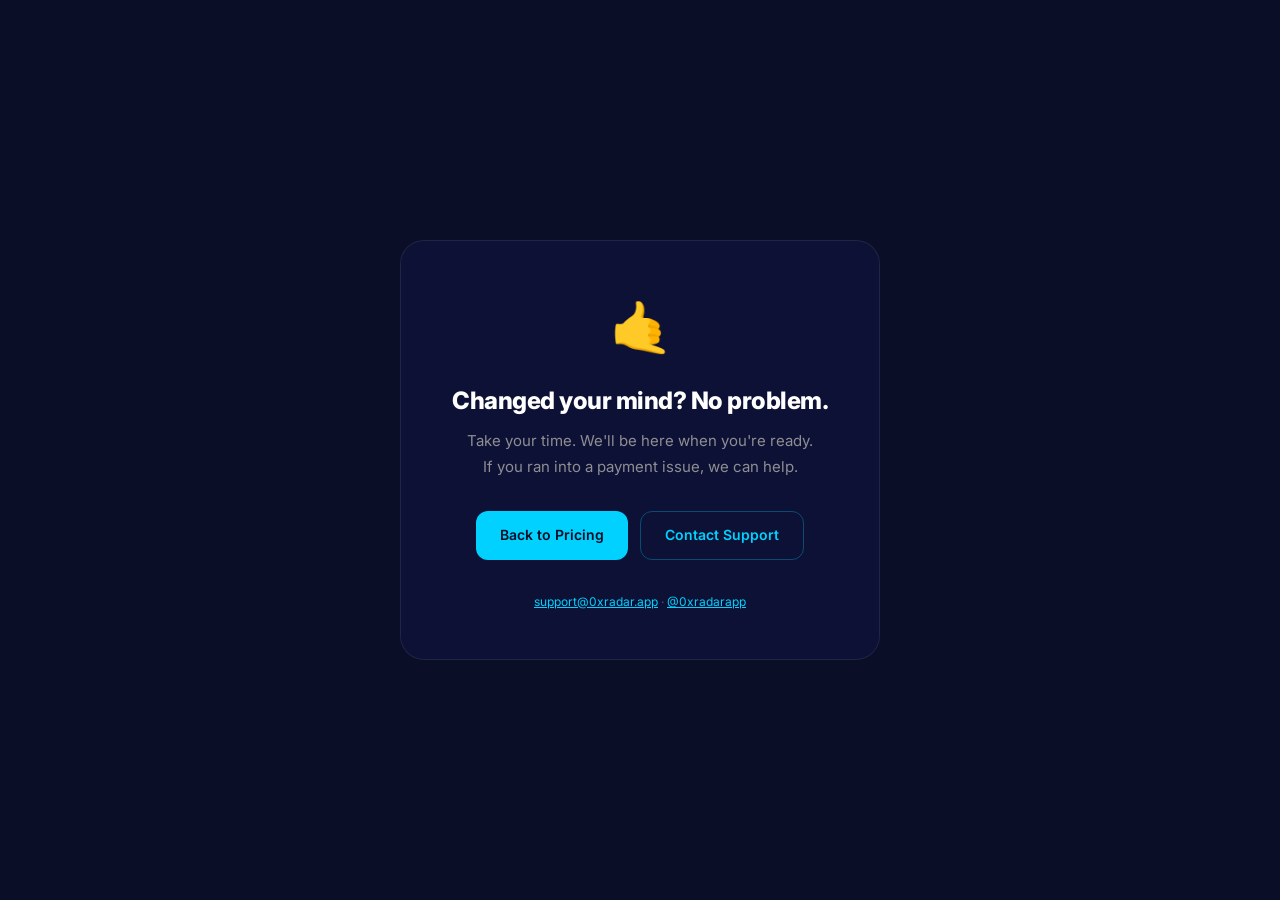
<file: landing/cancel.html>
<!DOCTYPE html>
<html lang="en">
<head>
  <meta charset="UTF-8" />
  <meta name="viewport" content="width=device-width, initial-scale=1.0" />
  <title>Payment Cancelled — 0xRadar</title>
  <link rel="icon" href="data:image/svg+xml,<svg xmlns='http://www.w3.org/2000/svg' viewBox='0 0 32 32'><circle cx='16' cy='16' r='14' fill='%2300D1FF'/><path d='M16 8 L16 24 M8 16 L24 16' stroke='%230A0E27' stroke-width='3' stroke-linecap='round'/></svg>" />
  <link rel="preconnect" href="https://fonts.googleapis.com" />
  <link rel="preconnect" href="https://fonts.gstatic.com" crossorigin />
  <link href="https://fonts.googleapis.com/css2?family=Inter:wght@400;500;600;700;800;900&display=swap" rel="stylesheet" />
  <style>
    *, *::before, *::after { box-sizing: border-box; margin: 0; padding: 0; }
    body { font-family: 'Inter', -apple-system, BlinkMacSystemFont, sans-serif; background: #0A0E27; color: #FFFFFF; line-height: 1.6; min-height: 100vh; display: flex; align-items: center; justify-content: center; padding: 24px; }
    .card { background: #0D1135; border: 1px solid rgba(255,255,255,0.08); border-radius: 24px; padding: 48px 40px; max-width: 480px; width: 100%; text-align: center; }
    .emoji { font-size: 48px; margin-bottom: 16px; }
    h1 { font-size: 24px; font-weight: 800; margin-bottom: 8px; letter-spacing: -0.5px; }
    .subtitle { font-size: 15px; color: #8E8E93; margin-bottom: 32px; line-height: 1.7; }
    .btn-row { display: flex; gap: 12px; justify-content: center; flex-wrap: wrap; }
    .btn { display: inline-flex; align-items: center; gap: 8px; padding: 12px 24px; border-radius: 12px; font-size: 14px; font-weight: 600; text-decoration: none; cursor: pointer; transition: all 0.2s; }
    .btn-primary { background: #00D1FF; color: #0A0E27; }
    .btn-primary:hover { background: #33DAFF; transform: translateY(-1px); }
    .btn-outline { background: transparent; color: #00D1FF; border: 1.5px solid rgba(0,209,255,0.3); }
    .btn-outline:hover { border-color: #00D1FF; background: rgba(0,209,255,0.06); }
    .footer-note { font-size: 12px; color: #5A5A6E; margin-top: 32px; }
    .footer-note a { color: #00D1FF; }
  </style>
</head>
<body>
  <div class="card">
    <div class="emoji">🤙</div>
    <h1>Changed your mind? No problem.</h1>
    <p class="subtitle">Take your time. We'll be here when you're ready.<br>If you ran into a payment issue, we can help.</p>
    <div class="btn-row">
      <a href="/#pricing" class="btn btn-primary">Back to Pricing</a>
      <a href="mailto:support@0xradar.app" class="btn btn-outline">Contact Support</a>
    </div>
    <p class="footer-note">
      <a href="mailto:support@0xradar.app">support@0xradar.app</a> &middot;
      <a href="https://x.com/0xradarapp" target="_blank" rel="noopener">@0xradarapp</a>
    </p>
  </div>
</body>
</html>
</file>
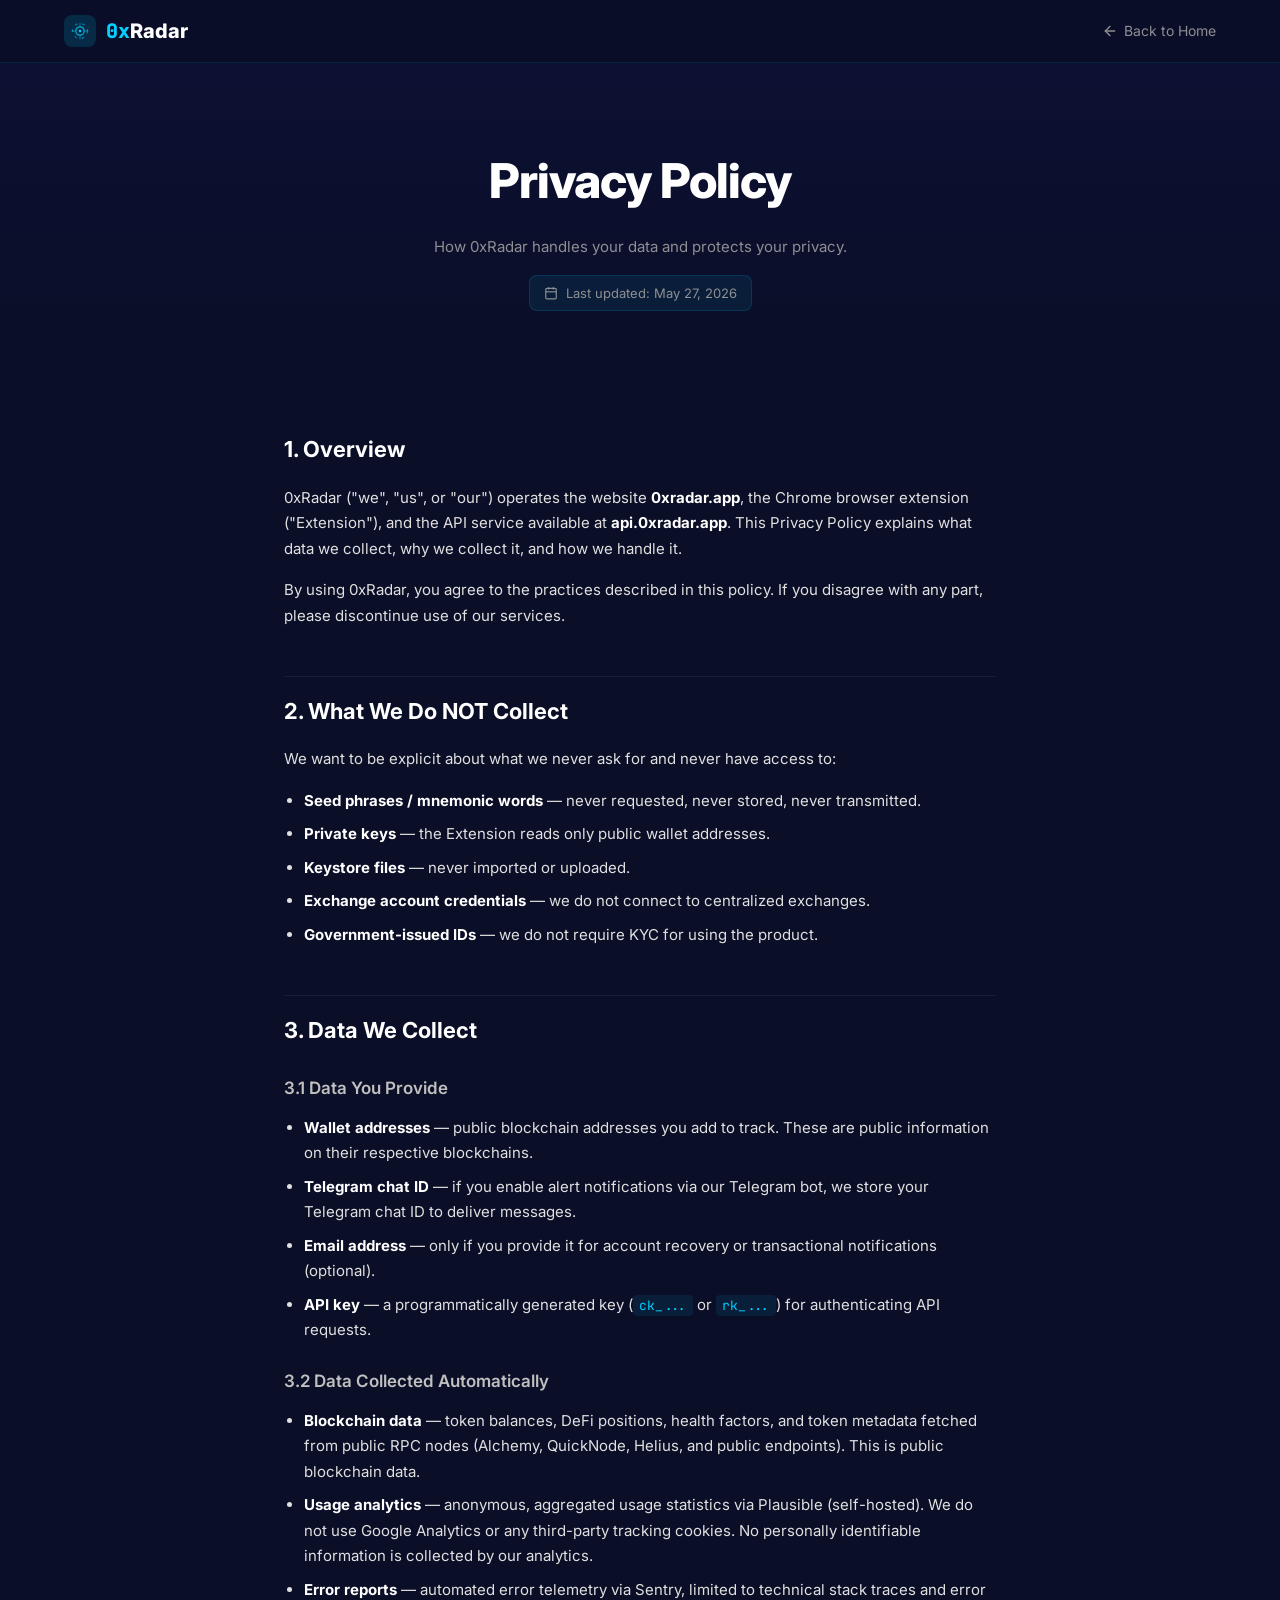
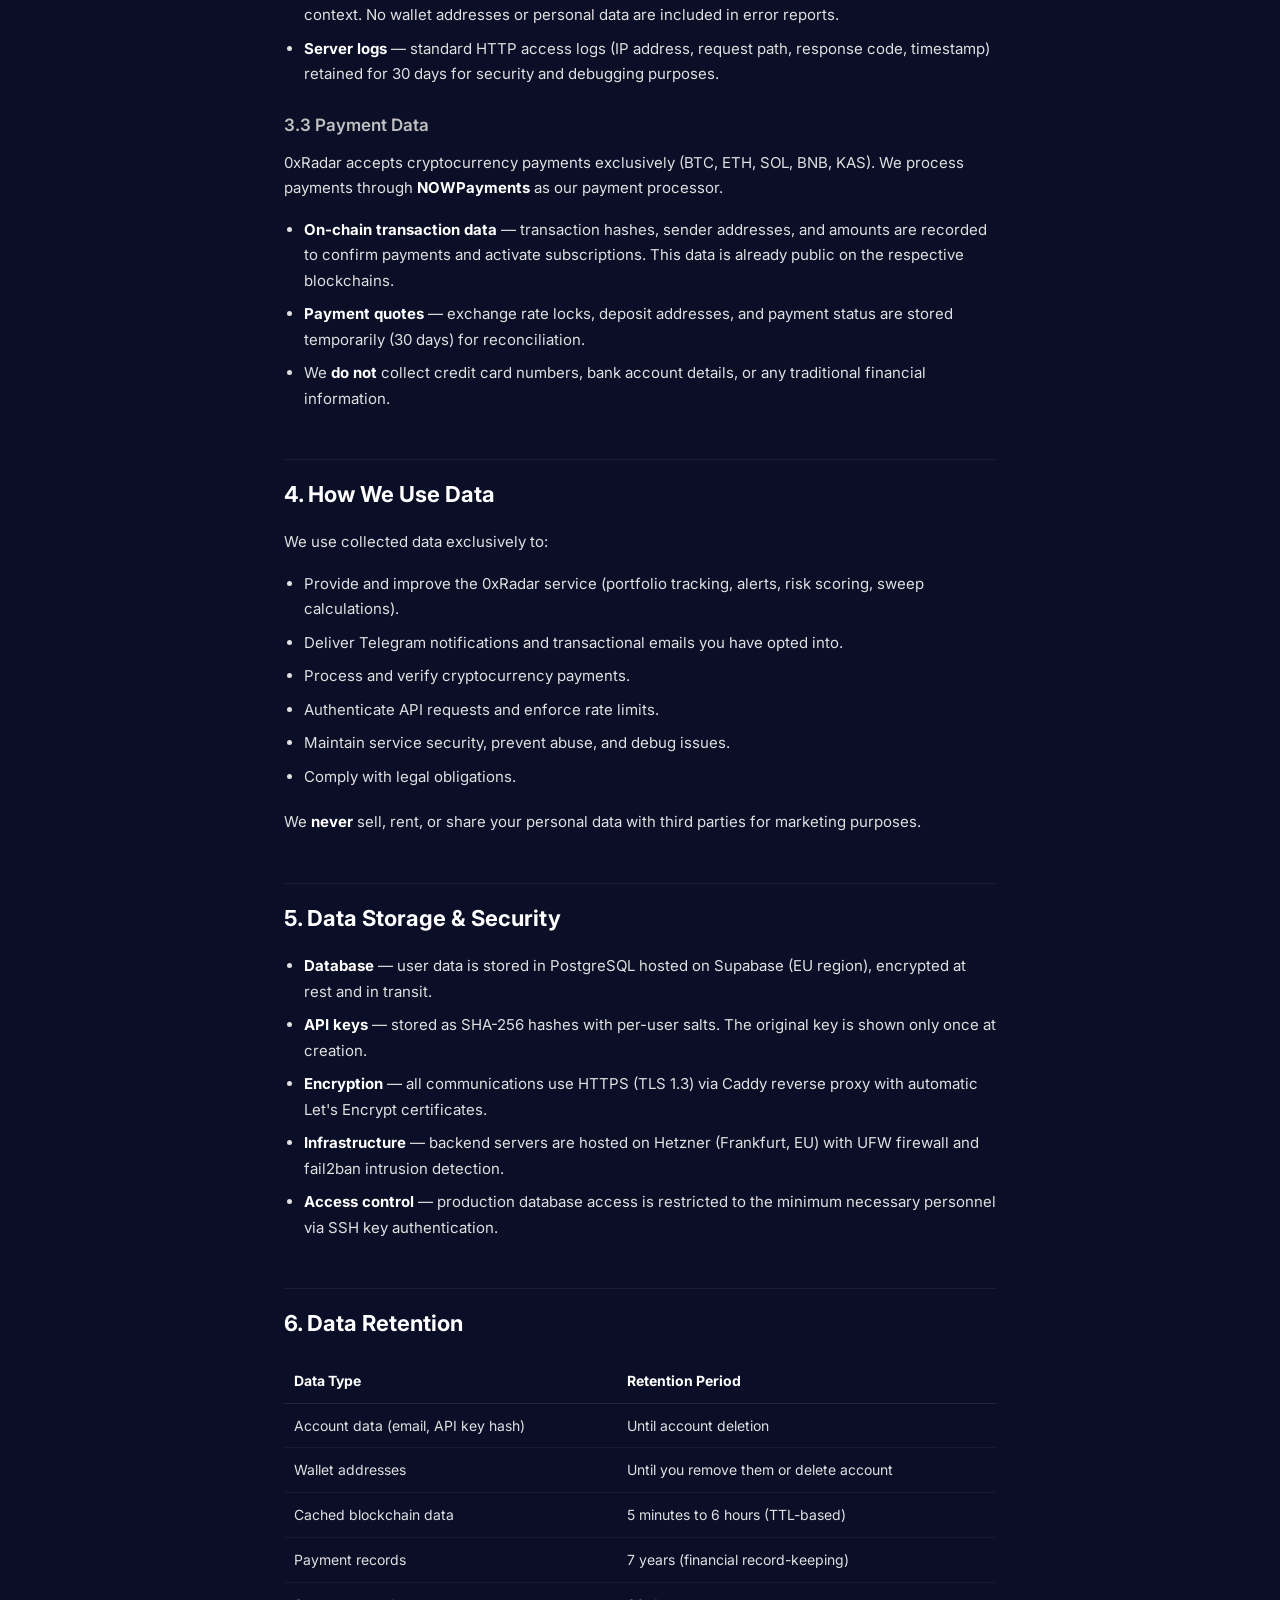
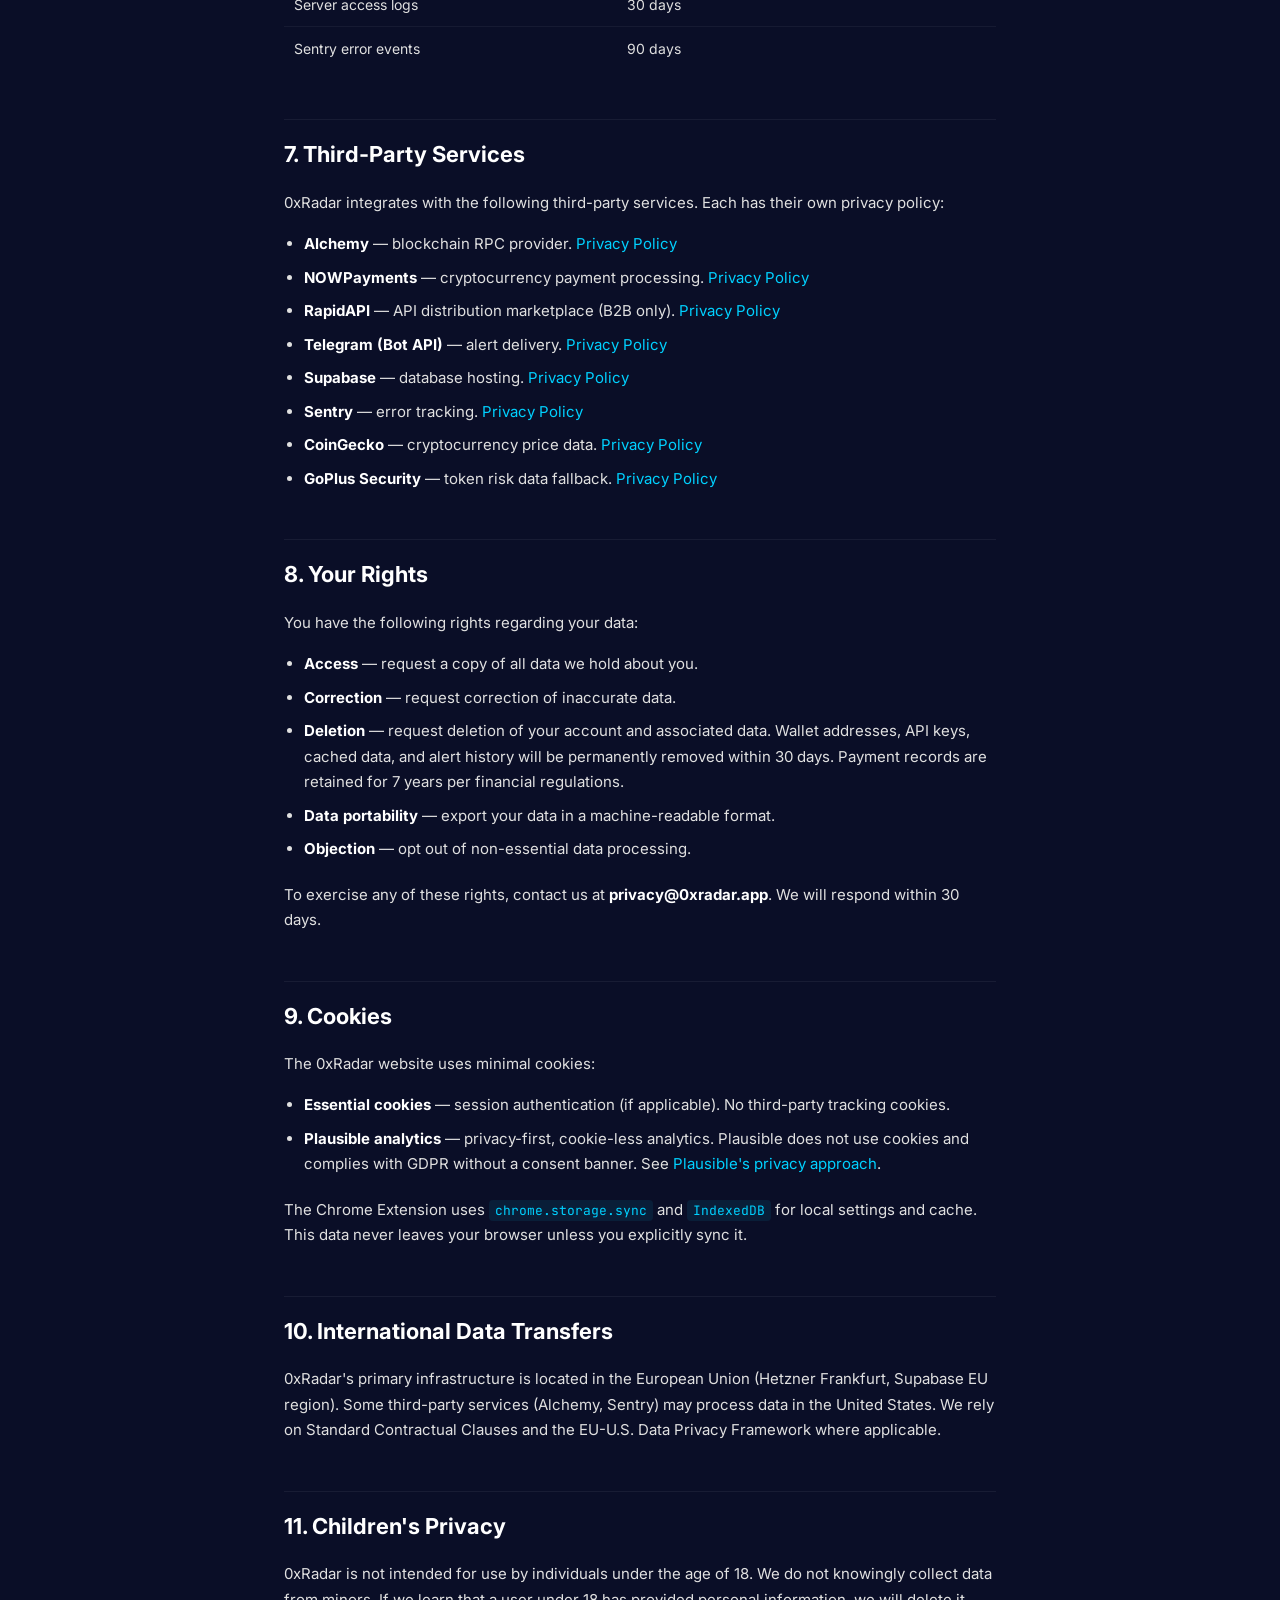
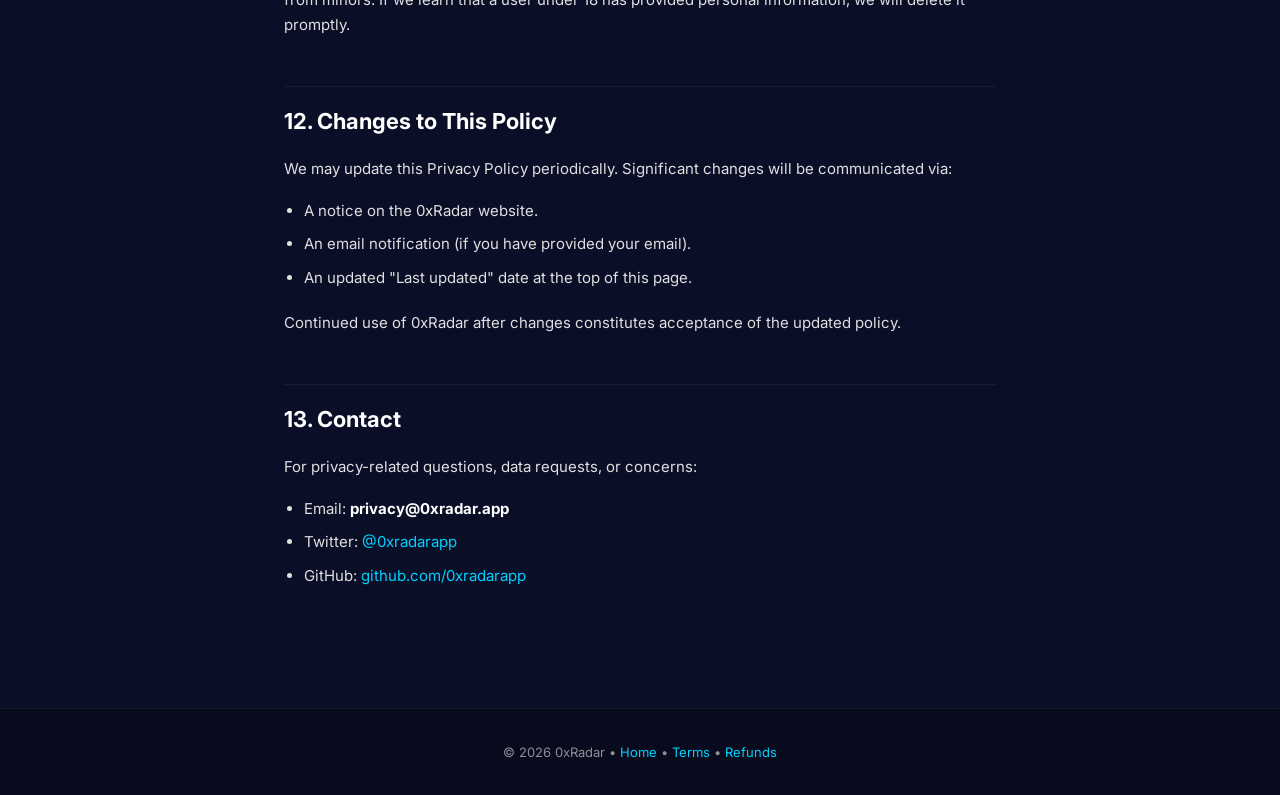
<file: landing/privacy.html>
<!DOCTYPE html>
<html lang="en">
<head>
  <meta charset="UTF-8" />
  <meta name="viewport" content="width=device-width, initial-scale=1.0" />
  <title>Privacy Policy — 0xRadar</title>
  <meta name="description" content="0xRadar Privacy Policy. Learn how we handle your data, what we collect, and how we protect your privacy." />
  <link rel="icon" type="image/svg+xml" href="data:image/svg+xml,<svg xmlns='http://www.w3.org/2000/svg' viewBox='0 0 32 32'><circle cx='16' cy='16' r='14' fill='%2300D1FF'/><path d='M16 8 L16 24 M8 16 L24 16' stroke='%230A0E27' stroke-width='3' stroke-linecap='round'/></svg>" />
  <link rel="preconnect" href="https://fonts.googleapis.com" />
  <link rel="preconnect" href="https://fonts.gstatic.com" crossorigin />
  <link href="https://fonts.googleapis.com/css2?family=Inter:wght@400;500;600;700;800&family=JetBrains+Mono:wght@400;500;600;700&display=swap" rel="stylesheet" />
  <style>
    *, *::before, *::after { box-sizing: border-box; margin: 0; padding: 0; }
    html { font-size: 16px; -webkit-font-smoothing: antialiased; }
    body { font-family: 'Inter', -apple-system, BlinkMacSystemFont, sans-serif; background: #0A0E27; color: #E0E0E0; line-height: 1.7; }
    a { color: #00D1FF; text-decoration: none; }
    a:hover { text-decoration: underline; }
    .mono { font-family: 'JetBrains Mono', monospace; }

    .navbar { position: fixed; top: 0; left: 0; right: 0; z-index: 100; padding: 14px 0; background: rgba(10,14,39,0.95); backdrop-filter: blur(20px); border-bottom: 1px solid rgba(0,209,255,0.1); }
    .navbar .container { max-width: 1200px; margin: 0 auto; padding: 0 24px; display: flex; align-items: center; justify-content: space-between; }
    .nav-logo { display: flex; align-items: center; gap: 10px; font-weight: 800; font-size: 20px; color: #fff; text-decoration: none; }
    .nav-logo:hover { text-decoration: none; }
    .nav-logo-icon { width: 32px; height: 32px; border-radius: 8px; background: rgba(0,209,255,0.15); display: flex; align-items: center; justify-content: center; }
    .nav-logo-icon svg { width: 20px; height: 20px; }
    .nav-back { font-size: 14px; color: #8E8E93; display: flex; align-items: center; gap: 6px; transition: color 0.2s; }
    .nav-back:hover { color: #00D1FF; text-decoration: none; }

    .page-header { padding: 140px 0 60px; text-align: center; background: linear-gradient(180deg, #0D1135 0%, #0A0E27 100%); }
    .page-header h1 { font-size: clamp(32px, 5vw, 48px); font-weight: 800; color: #fff; letter-spacing: -1px; margin-bottom: 12px; }
    .page-header p { font-size: 15px; color: #8E8E93; }

    .content { max-width: 760px; margin: 0 auto; padding: 60px 24px 100px; }
    .content h2 { font-size: 22px; font-weight: 700; color: #FFFFFF; margin: 48px 0 16px; padding-top: 16px; border-top: 1px solid rgba(255,255,255,0.06); }
    .content h2:first-child { margin-top: 0; border-top: none; padding-top: 0; }
    .content h3 { font-size: 17px; font-weight: 600; color: #C0C0C0; margin: 24px 0 10px; }
    .content p { margin-bottom: 16px; font-size: 15px; }
    .content ul { margin: 12px 0 20px 20px; }
    .content li { margin-bottom: 8px; font-size: 15px; }
    .content strong { color: #FFFFFF; }
    .content code { font-family: 'JetBrains Mono', monospace; background: rgba(0,209,255,0.08); color: #00D1FF; padding: 2px 6px; border-radius: 4px; font-size: 13px; }

    .last-updated { display: inline-flex; align-items: center; gap: 8px; padding: 6px 14px; background: rgba(0,209,255,0.08); border: 1px solid rgba(0,209,255,0.15); border-radius: 8px; font-size: 13px; color: #8E8E93; margin-top: 16px; }

    .footer { background: #080B1E; border-top: 1px solid rgba(255,255,255,0.06); padding: 32px 0; text-align: center; }
    .footer p { font-size: 13px; color: #8E8E93; }

    @media (max-width: 768px) {
      .page-header { padding: 120px 0 40px; }
      .content { padding: 40px 20px 80px; }
    }
  </style>
</head>
<body>

  <!-- Navbar -->
  <nav class="navbar">
    <div class="container">
      <a href="index.html" class="nav-logo">
        <div class="nav-logo-icon">
          <svg viewBox="0 0 24 24" fill="none" xmlns="http://www.w3.org/2000/svg">
            <circle cx="12" cy="12" r="9" stroke="#00D1FF" stroke-width="1.5" stroke-dasharray="3 6" opacity="0.5"/>
            <circle cx="12" cy="12" r="5" stroke="#00D1FF" stroke-width="1.5" opacity="0.8"/>
            <circle cx="12" cy="12" r="1.5" fill="#00D1FF"/>
            <line x1="12" y1="2" x2="12" y2="6" stroke="#00D1FF" stroke-width="1.5" opacity="0.4"/>
            <line x1="12" y1="18" x2="12" y2="22" stroke="#00D1FF" stroke-width="1.5" opacity="0.4"/>
            <line x1="2" y1="12" x2="6" y2="12" stroke="#00D1FF" stroke-width="1.5" opacity="0.4"/>
            <line x1="18" y1="12" x2="22" y2="12" stroke="#00D1FF" stroke-width="1.5" opacity="0.4"/>
          </svg>
        </div>
        <span><span class="mono" style="color:#00D1FF">0x</span>Radar</span>
      </a>
      <a href="index.html" class="nav-back">
        <svg width="16" height="16" viewBox="0 0 24 24" fill="none" stroke="currentColor" stroke-width="2" stroke-linecap="round"><path d="M19 12H5"/><polyline points="12 19 5 12 12 5"/></svg>
        Back to Home
      </a>
    </div>
  </nav>

  <!-- Header -->
  <div class="page-header">
    <h1>Privacy Policy</h1>
    <p>How 0xRadar handles your data and protects your privacy.</p>
    <div class="last-updated">
      <svg width="14" height="14" viewBox="0 0 24 24" fill="none" stroke="currentColor" stroke-width="2"><rect x="3" y="4" width="18" height="18" rx="2" ry="2"/><line x1="16" y1="2" x2="16" y2="6"/><line x1="8" y1="2" x2="8" y2="6"/><line x1="3" y1="10" x2="21" y2="10"/></svg>
      Last updated: May 27, 2026
    </div>
  </div>

  <!-- Content -->
  <div class="content">
    <h2>1. Overview</h2>
    <p>0xRadar ("we", "us", or "our") operates the website <strong>0xradar.app</strong>, the Chrome browser extension ("Extension"), and the API service available at <strong>api.0xradar.app</strong>. This Privacy Policy explains what data we collect, why we collect it, and how we handle it.</p>
    <p>By using 0xRadar, you agree to the practices described in this policy. If you disagree with any part, please discontinue use of our services.</p>

    <h2>2. What We Do NOT Collect</h2>
    <p>We want to be explicit about what we never ask for and never have access to:</p>
    <ul>
      <li><strong>Seed phrases / mnemonic words</strong> &mdash; never requested, never stored, never transmitted.</li>
      <li><strong>Private keys</strong> &mdash; the Extension reads only public wallet addresses.</li>
      <li><strong>Keystore files</strong> &mdash; never imported or uploaded.</li>
      <li><strong>Exchange account credentials</strong> &mdash; we do not connect to centralized exchanges.</li>
      <li><strong>Government-issued IDs</strong> &mdash; we do not require KYC for using the product.</li>
    </ul>

    <h2>3. Data We Collect</h2>

    <h3>3.1 Data You Provide</h3>
    <ul>
      <li><strong>Wallet addresses</strong> &mdash; public blockchain addresses you add to track. These are public information on their respective blockchains.</li>
      <li><strong>Telegram chat ID</strong> &mdash; if you enable alert notifications via our Telegram bot, we store your Telegram chat ID to deliver messages.</li>
      <li><strong>Email address</strong> &mdash; only if you provide it for account recovery or transactional notifications (optional).</li>
      <li><strong>API key</strong> &mdash; a programmatically generated key (<code>ck_...</code> or <code>rk_...</code>) for authenticating API requests.</li>
    </ul>

    <h3>3.2 Data Collected Automatically</h3>
    <ul>
      <li><strong>Blockchain data</strong> &mdash; token balances, DeFi positions, health factors, and token metadata fetched from public RPC nodes (Alchemy, QuickNode, Helius, and public endpoints). This is public blockchain data.</li>
      <li><strong>Usage analytics</strong> &mdash; anonymous, aggregated usage statistics via Plausible (self-hosted). We do not use Google Analytics or any third-party tracking cookies. No personally identifiable information is collected by our analytics.</li>
      <li><strong>Error reports</strong> &mdash; automated error telemetry via Sentry, limited to technical stack traces and error context. No wallet addresses or personal data are included in error reports.</li>
      <li><strong>Server logs</strong> &mdash; standard HTTP access logs (IP address, request path, response code, timestamp) retained for 30 days for security and debugging purposes.</li>
    </ul>

    <h3>3.3 Payment Data</h3>
    <p>0xRadar accepts cryptocurrency payments exclusively (BTC, ETH, SOL, BNB, KAS). We process payments through <strong>NOWPayments</strong> as our payment processor.</p>
    <ul>
      <li><strong>On-chain transaction data</strong> &mdash; transaction hashes, sender addresses, and amounts are recorded to confirm payments and activate subscriptions. This data is already public on the respective blockchains.</li>
      <li><strong>Payment quotes</strong> &mdash; exchange rate locks, deposit addresses, and payment status are stored temporarily (30 days) for reconciliation.</li>
      <li>We <strong>do not</strong> collect credit card numbers, bank account details, or any traditional financial information.</li>
    </ul>

    <h2>4. How We Use Data</h2>
    <p>We use collected data exclusively to:</p>
    <ul>
      <li>Provide and improve the 0xRadar service (portfolio tracking, alerts, risk scoring, sweep calculations).</li>
      <li>Deliver Telegram notifications and transactional emails you have opted into.</li>
      <li>Process and verify cryptocurrency payments.</li>
      <li>Authenticate API requests and enforce rate limits.</li>
      <li>Maintain service security, prevent abuse, and debug issues.</li>
      <li>Comply with legal obligations.</li>
    </ul>
    <p>We <strong>never</strong> sell, rent, or share your personal data with third parties for marketing purposes.</p>

    <h2>5. Data Storage &amp; Security</h2>
    <ul>
      <li><strong>Database</strong> &mdash; user data is stored in PostgreSQL hosted on Supabase (EU region), encrypted at rest and in transit.</li>
      <li><strong>API keys</strong> &mdash; stored as SHA-256 hashes with per-user salts. The original key is shown only once at creation.</li>
      <li><strong>Encryption</strong> &mdash; all communications use HTTPS (TLS 1.3) via Caddy reverse proxy with automatic Let's Encrypt certificates.</li>
      <li><strong>Infrastructure</strong> &mdash; backend servers are hosted on Hetzner (Frankfurt, EU) with UFW firewall and fail2ban intrusion detection.</li>
      <li><strong>Access control</strong> &mdash; production database access is restricted to the minimum necessary personnel via SSH key authentication.</li>
    </ul>

    <h2>6. Data Retention</h2>
    <table style="width:100%; border-collapse:collapse; margin: 16px 0;">
      <thead>
        <tr style="border-bottom: 1px solid rgba(255,255,255,0.1);">
          <th style="text-align:left; padding:10px; color:#fff; font-size:14px;">Data Type</th>
          <th style="text-align:left; padding:10px; color:#fff; font-size:14px;">Retention Period</th>
        </tr>
      </thead>
      <tbody>
        <tr style="border-bottom: 1px solid rgba(255,255,255,0.05);">
          <td style="padding:10px; font-size:14px;">Account data (email, API key hash)</td>
          <td style="padding:10px; font-size:14px;">Until account deletion</td>
        </tr>
        <tr style="border-bottom: 1px solid rgba(255,255,255,0.05);">
          <td style="padding:10px; font-size:14px;">Wallet addresses</td>
          <td style="padding:10px; font-size:14px;">Until you remove them or delete account</td>
        </tr>
        <tr style="border-bottom: 1px solid rgba(255,255,255,0.05);">
          <td style="padding:10px; font-size:14px;">Cached blockchain data</td>
          <td style="padding:10px; font-size:14px;">5 minutes to 6 hours (TTL-based)</td>
        </tr>
        <tr style="border-bottom: 1px solid rgba(255,255,255,0.05);">
          <td style="padding:10px; font-size:14px;">Payment records</td>
          <td style="padding:10px; font-size:14px;">7 years (financial record-keeping)</td>
        </tr>
        <tr style="border-bottom: 1px solid rgba(255,255,255,0.05);">
          <td style="padding:10px; font-size:14px;">Server access logs</td>
          <td style="padding:10px; font-size:14px;">30 days</td>
        </tr>
        <tr>
          <td style="padding:10px; font-size:14px;">Sentry error events</td>
          <td style="padding:10px; font-size:14px;">90 days</td>
        </tr>
      </tbody>
    </table>

    <h2>7. Third-Party Services</h2>
    <p>0xRadar integrates with the following third-party services. Each has their own privacy policy:</p>
    <ul>
      <li><strong>Alchemy</strong> &mdash; blockchain RPC provider. <a href="https://www.alchemy.com/privacy" target="_blank" rel="noopener">Privacy Policy</a></li>
      <li><strong>NOWPayments</strong> &mdash; cryptocurrency payment processing. <a href="https://nowpayments.io/privacy-policy" target="_blank" rel="noopener">Privacy Policy</a></li>
      <li><strong>RapidAPI</strong> &mdash; API distribution marketplace (B2B only). <a href="https://rapidapi.com/privacy" target="_blank" rel="noopener">Privacy Policy</a></li>
      <li><strong>Telegram (Bot API)</strong> &mdash; alert delivery. <a href="https://telegram.org/privacy" target="_blank" rel="noopener">Privacy Policy</a></li>
      <li><strong>Supabase</strong> &mdash; database hosting. <a href="https://supabase.com/privacy" target="_blank" rel="noopener">Privacy Policy</a></li>
      <li><strong>Sentry</strong> &mdash; error tracking. <a href="https://sentry.io/privacy/" target="_blank" rel="noopener">Privacy Policy</a></li>
      <li><strong>CoinGecko</strong> &mdash; cryptocurrency price data. <a href="https://www.coingecko.com/en/privacy" target="_blank" rel="noopener">Privacy Policy</a></li>
      <li><strong>GoPlus Security</strong> &mdash; token risk data fallback. <a href="https://gopluslabs.io/privacy" target="_blank" rel="noopener">Privacy Policy</a></li>
    </ul>

    <h2>8. Your Rights</h2>
    <p>You have the following rights regarding your data:</p>
    <ul>
      <li><strong>Access</strong> &mdash; request a copy of all data we hold about you.</li>
      <li><strong>Correction</strong> &mdash; request correction of inaccurate data.</li>
      <li><strong>Deletion</strong> &mdash; request deletion of your account and associated data. Wallet addresses, API keys, cached data, and alert history will be permanently removed within 30 days. Payment records are retained for 7 years per financial regulations.</li>
      <li><strong>Data portability</strong> &mdash; export your data in a machine-readable format.</li>
      <li><strong>Objection</strong> &mdash; opt out of non-essential data processing.</li>
    </ul>
    <p>To exercise any of these rights, contact us at <strong>privacy@0xradar.app</strong>. We will respond within 30 days.</p>

    <h2>9. Cookies</h2>
    <p>The 0xRadar website uses minimal cookies:</p>
    <ul>
      <li><strong>Essential cookies</strong> &mdash; session authentication (if applicable). No third-party tracking cookies.</li>
      <li><strong>Plausible analytics</strong> &mdash; privacy-first, cookie-less analytics. Plausible does not use cookies and complies with GDPR without a consent banner. See <a href="https://plausible.io/privacy-focused-web-analytics" target="_blank" rel="noopener">Plausible's privacy approach</a>.</li>
    </ul>
    <p>The Chrome Extension uses <code>chrome.storage.sync</code> and <code>IndexedDB</code> for local settings and cache. This data never leaves your browser unless you explicitly sync it.</p>

    <h2>10. International Data Transfers</h2>
    <p>0xRadar's primary infrastructure is located in the European Union (Hetzner Frankfurt, Supabase EU region). Some third-party services (Alchemy, Sentry) may process data in the United States. We rely on Standard Contractual Clauses and the EU-U.S. Data Privacy Framework where applicable.</p>

    <h2>11. Children's Privacy</h2>
    <p>0xRadar is not intended for use by individuals under the age of 18. We do not knowingly collect data from minors. If we learn that a user under 18 has provided personal information, we will delete it promptly.</p>

    <h2>12. Changes to This Policy</h2>
    <p>We may update this Privacy Policy periodically. Significant changes will be communicated via:</p>
    <ul>
      <li>A notice on the 0xRadar website.</li>
      <li>An email notification (if you have provided your email).</li>
      <li>An updated "Last updated" date at the top of this page.</li>
    </ul>
    <p>Continued use of 0xRadar after changes constitutes acceptance of the updated policy.</p>

    <h2>13. Contact</h2>
    <p>For privacy-related questions, data requests, or concerns:</p>
    <ul>
      <li>Email: <strong>privacy@0xradar.app</strong></li>
      <li>Twitter: <a href="https://twitter.com/0xradarapp" target="_blank" rel="noopener">@0xradarapp</a></li>
      <li>GitHub: <a href="https://github.com/0xradarapp" target="_blank" rel="noopener">github.com/0xradarapp</a></li>
    </ul>
  </div>

  <!-- Footer -->
  <footer class="footer">
    <p>&copy; 2026 0xRadar &bull; <a href="index.html">Home</a> &bull; <a href="terms.html">Terms</a> &bull; <a href="refund.html">Refunds</a></p>
  </footer>

</body>
</html>
</file>
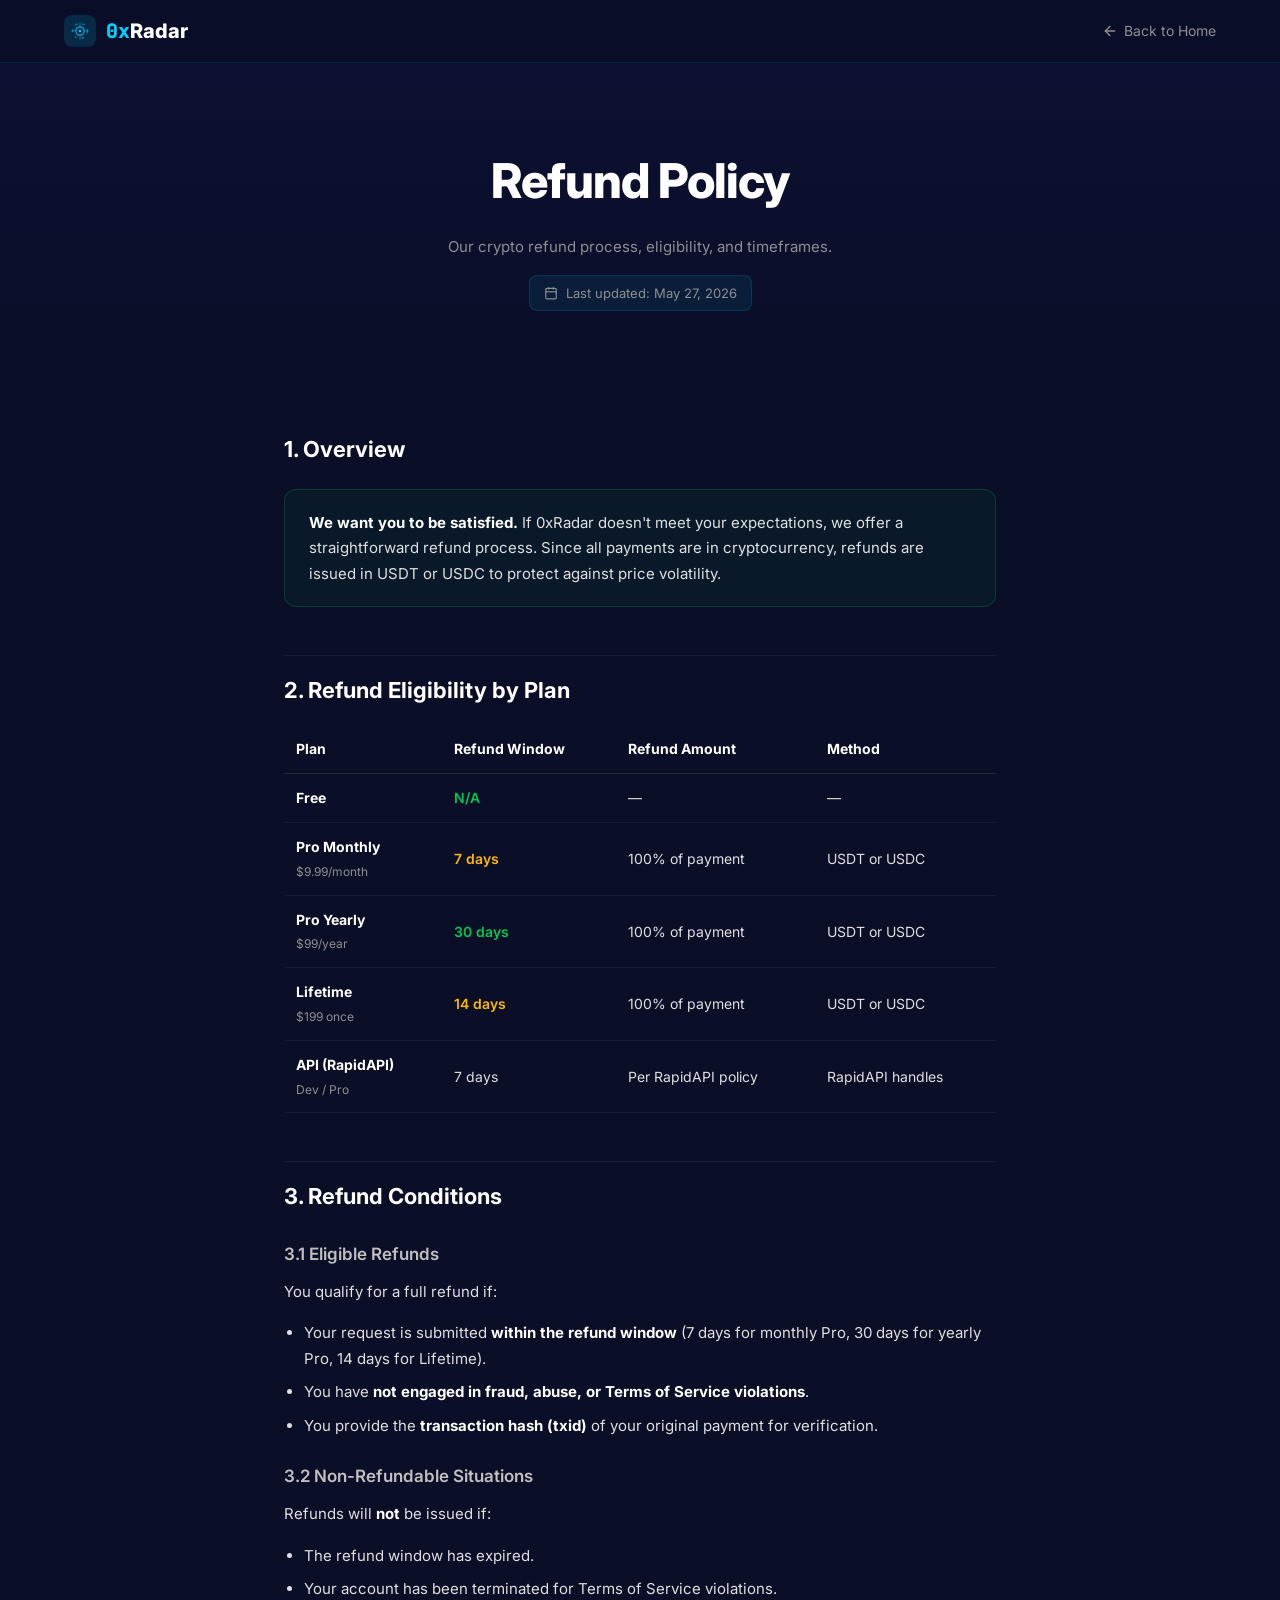
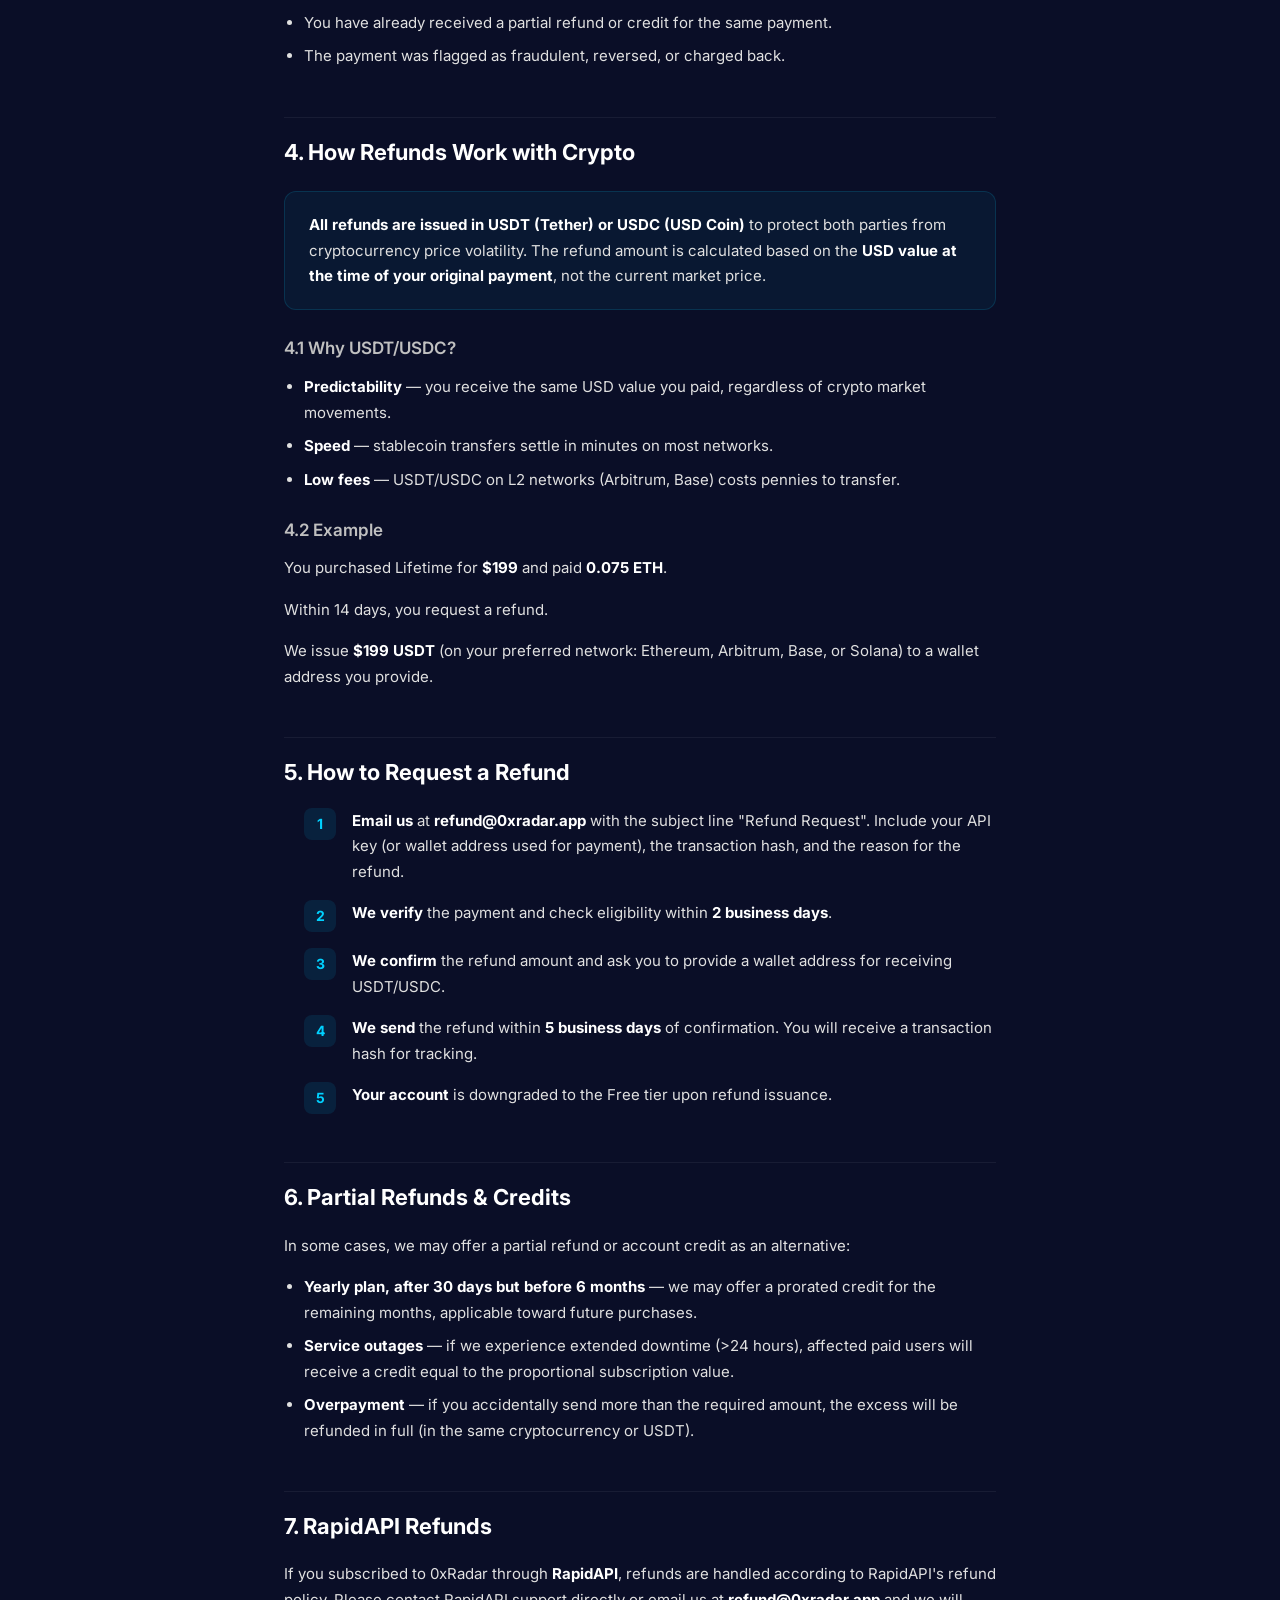
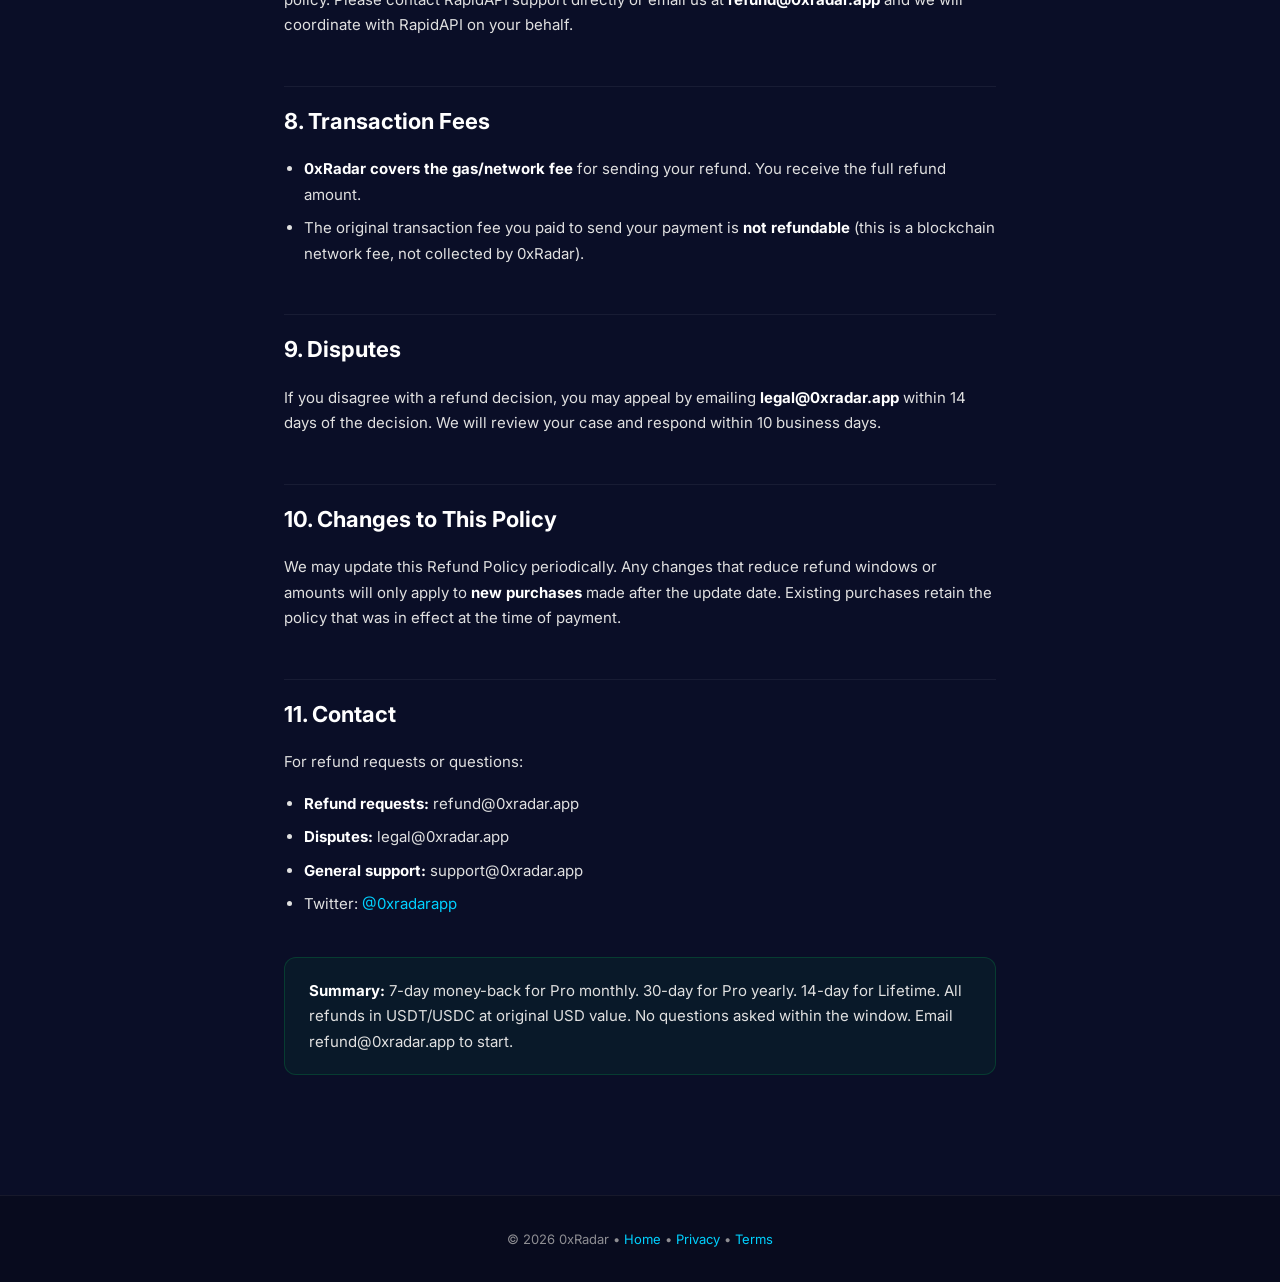
<file: landing/refund.html>
<!DOCTYPE html>
<html lang="en">
<head>
  <meta charset="UTF-8" />
  <meta name="viewport" content="width=device-width, initial-scale=1.0" />
  <title>Refund Policy — 0xRadar</title>
  <meta name="description" content="0xRadar Refund Policy. Learn about our refund process for crypto payments, eligibility, and how to request a refund." />
  <link rel="icon" type="image/svg+xml" href="data:image/svg+xml,<svg xmlns='http://www.w3.org/2000/svg' viewBox='0 0 32 32'><circle cx='16' cy='16' r='14' fill='%2300D1FF'/><path d='M16 8 L16 24 M8 16 L24 16' stroke='%230A0E27' stroke-width='3' stroke-linecap='round'/></svg>" />
  <link rel="preconnect" href="https://fonts.googleapis.com" />
  <link rel="preconnect" href="https://fonts.gstatic.com" crossorigin />
  <link href="https://fonts.googleapis.com/css2?family=Inter:wght@400;500;600;700;800&family=JetBrains+Mono:wght@400;500;600;700&display=swap" rel="stylesheet" />
  <style>
    *, *::before, *::after { box-sizing: border-box; margin: 0; padding: 0; }
    html { font-size: 16px; -webkit-font-smoothing: antialiased; }
    body { font-family: 'Inter', -apple-system, BlinkMacSystemFont, sans-serif; background: #0A0E27; color: #E0E0E0; line-height: 1.7; }
    a { color: #00D1FF; text-decoration: none; }
    a:hover { text-decoration: underline; }
    .mono { font-family: 'JetBrains Mono', monospace; }

    .navbar { position: fixed; top: 0; left: 0; right: 0; z-index: 100; padding: 14px 0; background: rgba(10,14,39,0.95); backdrop-filter: blur(20px); border-bottom: 1px solid rgba(0,209,255,0.1); }
    .navbar .container { max-width: 1200px; margin: 0 auto; padding: 0 24px; display: flex; align-items: center; justify-content: space-between; }
    .nav-logo { display: flex; align-items: center; gap: 10px; font-weight: 800; font-size: 20px; color: #fff; text-decoration: none; }
    .nav-logo:hover { text-decoration: none; }
    .nav-logo-icon { width: 32px; height: 32px; border-radius: 8px; background: rgba(0,209,255,0.15); display: flex; align-items: center; justify-content: center; }
    .nav-logo-icon svg { width: 20px; height: 20px; }
    .nav-back { font-size: 14px; color: #8E8E93; display: flex; align-items: center; gap: 6px; transition: color 0.2s; }
    .nav-back:hover { color: #00D1FF; text-decoration: none; }

    .page-header { padding: 140px 0 60px; text-align: center; background: linear-gradient(180deg, #0D1135 0%, #0A0E27 100%); }
    .page-header h1 { font-size: clamp(32px, 5vw, 48px); font-weight: 800; color: #fff; letter-spacing: -1px; margin-bottom: 12px; }
    .page-header p { font-size: 15px; color: #8E8E93; }

    .content { max-width: 760px; margin: 0 auto; padding: 60px 24px 100px; }
    .content h2 { font-size: 22px; font-weight: 700; color: #FFFFFF; margin: 48px 0 16px; padding-top: 16px; border-top: 1px solid rgba(255,255,255,0.06); }
    .content h2:first-child { margin-top: 0; border-top: none; padding-top: 0; }
    .content h3 { font-size: 17px; font-weight: 600; color: #C0C0C0; margin: 24px 0 10px; }
    .content p { margin-bottom: 16px; font-size: 15px; }
    .content ul, .content ol { margin: 12px 0 20px 20px; }
    .content li { margin-bottom: 8px; font-size: 15px; }
    .content strong { color: #FFFFFF; }
    .content code { font-family: 'JetBrains Mono', monospace; background: rgba(0,209,255,0.08); color: #00D1FF; padding: 2px 6px; border-radius: 4px; font-size: 13px; }

    .last-updated { display: inline-flex; align-items: center; gap: 8px; padding: 6px 14px; background: rgba(0,209,255,0.08); border: 1px solid rgba(0,209,255,0.15); border-radius: 8px; font-size: 13px; color: #8E8E93; margin-top: 16px; }

    .highlight-box { background: rgba(0,209,255,0.05); border: 1px solid rgba(0,209,255,0.15); border-radius: 12px; padding: 20px 24px; margin: 20px 0; }
    .highlight-box.green { background: rgba(0,200,81,0.06); border-color: rgba(0,200,81,0.2); }
    .highlight-box.amber { background: rgba(255,184,0,0.06); border-color: rgba(255,184,0,0.2); }
    .highlight-box p { margin-bottom: 0; }

    .refund-table { width: 100%; border-collapse: collapse; margin: 16px 0; }
    .refund-table th { text-align: left; padding: 12px; color: #fff; font-size: 14px; border-bottom: 1px solid rgba(255,255,255,0.1); }
    .refund-table td { padding: 12px; font-size: 14px; border-bottom: 1px solid rgba(255,255,255,0.05); }
    .refund-table .green-text { color: #00C851; font-weight: 600; }
    .refund-table .amber-text { color: #FFB800; font-weight: 600; }
    .refund-table .red-text { color: #FF3B30; font-weight: 600; }

    .step-list { counter-reset: steps; list-style: none; margin: 16px 0; padding: 0; }
    .step-list li { counter-increment: steps; display: flex; gap: 16px; margin-bottom: 16px; }
    .step-list li::before { content: counter(steps); display: flex; align-items: center; justify-content: center; width: 32px; height: 32px; border-radius: 8px; background: rgba(0,209,255,0.1); color: #00D1FF; font-weight: 700; font-size: 14px; flex-shrink: 0; }

    .footer { background: #080B1E; border-top: 1px solid rgba(255,255,255,0.06); padding: 32px 0; text-align: center; }
    .footer p { font-size: 13px; color: #8E8E93; }

    @media (max-width: 768px) {
      .page-header { padding: 120px 0 40px; }
      .content { padding: 40px 20px 80px; }
    }
  </style>
</head>
<body>

  <!-- Navbar -->
  <nav class="navbar">
    <div class="container">
      <a href="index.html" class="nav-logo">
        <div class="nav-logo-icon">
          <svg viewBox="0 0 24 24" fill="none" xmlns="http://www.w3.org/2000/svg">
            <circle cx="12" cy="12" r="9" stroke="#00D1FF" stroke-width="1.5" stroke-dasharray="3 6" opacity="0.5"/>
            <circle cx="12" cy="12" r="5" stroke="#00D1FF" stroke-width="1.5" opacity="0.8"/>
            <circle cx="12" cy="12" r="1.5" fill="#00D1FF"/>
            <line x1="12" y1="2" x2="12" y2="6" stroke="#00D1FF" stroke-width="1.5" opacity="0.4"/>
            <line x1="12" y1="18" x2="12" y2="22" stroke="#00D1FF" stroke-width="1.5" opacity="0.4"/>
            <line x1="2" y1="12" x2="6" y2="12" stroke="#00D1FF" stroke-width="1.5" opacity="0.4"/>
            <line x1="18" y1="12" x2="22" y2="12" stroke="#00D1FF" stroke-width="1.5" opacity="0.4"/>
          </svg>
        </div>
        <span><span class="mono" style="color:#00D1FF">0x</span>Radar</span>
      </a>
      <a href="index.html" class="nav-back">
        <svg width="16" height="16" viewBox="0 0 24 24" fill="none" stroke="currentColor" stroke-width="2" stroke-linecap="round"><path d="M19 12H5"/><polyline points="12 19 5 12 12 5"/></svg>
        Back to Home
      </a>
    </div>
  </nav>

  <!-- Header -->
  <div class="page-header">
    <h1>Refund Policy</h1>
    <p>Our crypto refund process, eligibility, and timeframes.</p>
    <div class="last-updated">
      <svg width="14" height="14" viewBox="0 0 24 24" fill="none" stroke="currentColor" stroke-width="2"><rect x="3" y="4" width="18" height="18" rx="2" ry="2"/><line x1="16" y1="2" x2="16" y2="6"/><line x1="8" y1="2" x2="8" y2="6"/><line x1="3" y1="10" x2="21" y2="10"/></svg>
      Last updated: May 27, 2026
    </div>
  </div>

  <!-- Content -->
  <div class="content">

    <h2>1. Overview</h2>
    <div class="highlight-box green">
      <p><strong>We want you to be satisfied.</strong> If 0xRadar doesn't meet your expectations, we offer a straightforward refund process. Since all payments are in cryptocurrency, refunds are issued in USDT or USDC to protect against price volatility.</p>
    </div>

    <h2>2. Refund Eligibility by Plan</h2>
    <table class="refund-table">
      <thead>
        <tr>
          <th>Plan</th>
          <th>Refund Window</th>
          <th>Refund Amount</th>
          <th>Method</th>
        </tr>
      </thead>
      <tbody>
        <tr>
          <td><strong>Free</strong></td>
          <td class="green-text">N/A</td>
          <td>&mdash;</td>
          <td>&mdash;</td>
        </tr>
        <tr>
          <td><strong>Pro Monthly</strong><br /><span style="font-size:12px; color:#8E8E93;">$9.99/month</span></td>
          <td class="amber-text">7 days</td>
          <td>100% of payment</td>
          <td>USDT or USDC</td>
        </tr>
        <tr>
          <td><strong>Pro Yearly</strong><br /><span style="font-size:12px; color:#8E8E93;">$99/year</span></td>
          <td class="green-text">30 days</td>
          <td>100% of payment</td>
          <td>USDT or USDC</td>
        </tr>
        <tr>
          <td><strong>Lifetime</strong><br /><span style="font-size:12px; color:#8E8E93;">$199 once</span></td>
          <td class="amber-text">14 days</td>
          <td>100% of payment</td>
          <td>USDT or USDC</td>
        </tr>
        <tr>
          <td><strong>API (RapidAPI)</strong><br /><span style="font-size:12px; color:#8E8E93;">Dev / Pro</span></td>
          <td>7 days</td>
          <td>Per RapidAPI policy</td>
          <td>RapidAPI handles</td>
        </tr>
      </tbody>
    </table>

    <h2>3. Refund Conditions</h2>

    <h3>3.1 Eligible Refunds</h3>
    <p>You qualify for a full refund if:</p>
    <ul>
      <li>Your request is submitted <strong>within the refund window</strong> (7 days for monthly Pro, 30 days for yearly Pro, 14 days for Lifetime).</li>
      <li>You have <strong>not engaged in fraud, abuse, or Terms of Service violations</strong>.</li>
      <li>You provide the <strong>transaction hash (txid)</strong> of your original payment for verification.</li>
    </ul>

    <h3>3.2 Non-Refundable Situations</h3>
    <p>Refunds will <strong>not</strong> be issued if:</p>
    <ul>
      <li>The refund window has expired.</li>
      <li>Your account has been terminated for Terms of Service violations.</li>
      <li>You have already received a partial refund or credit for the same payment.</li>
      <li>The payment was flagged as fraudulent, reversed, or charged back.</li>
    </ul>

    <h2>4. How Refunds Work with Crypto</h2>
    <div class="highlight-box">
      <p><strong>All refunds are issued in USDT (Tether) or USDC (USD Coin)</strong> to protect both parties from cryptocurrency price volatility. The refund amount is calculated based on the <strong>USD value at the time of your original payment</strong>, not the current market price.</p>
    </div>

    <h3>4.1 Why USDT/USDC?</h3>
    <ul>
      <li><strong>Predictability</strong> &mdash; you receive the same USD value you paid, regardless of crypto market movements.</li>
      <li><strong>Speed</strong> &mdash; stablecoin transfers settle in minutes on most networks.</li>
      <li><strong>Low fees</strong> &mdash; USDT/USDC on L2 networks (Arbitrum, Base) costs pennies to transfer.</li>
    </ul>

    <h3>4.2 Example</h3>
    <p>You purchased Lifetime for <strong>$199</strong> and paid <strong>0.075 ETH</strong>.</p>
    <p>Within 14 days, you request a refund.</p>
    <p>We issue <strong>$199 USDT</strong> (on your preferred network: Ethereum, Arbitrum, Base, or Solana) to a wallet address you provide.</p>

    <h2>5. How to Request a Refund</h2>
    <ol class="step-list">
      <li><div><strong>Email us</strong> at <strong>refund@0xradar.app</strong> with the subject line "Refund Request". Include your API key (or wallet address used for payment), the transaction hash, and the reason for the refund.</div></li>
      <li><div><strong>We verify</strong> the payment and check eligibility within <strong>2 business days</strong>.</div></li>
      <li><div><strong>We confirm</strong> the refund amount and ask you to provide a wallet address for receiving USDT/USDC.</div></li>
      <li><div><strong>We send</strong> the refund within <strong>5 business days</strong> of confirmation. You will receive a transaction hash for tracking.</div></li>
      <li><div><strong>Your account</strong> is downgraded to the Free tier upon refund issuance.</div></li>
    </ol>

    <h2>6. Partial Refunds &amp; Credits</h2>
    <p>In some cases, we may offer a partial refund or account credit as an alternative:</p>
    <ul>
      <li><strong>Yearly plan, after 30 days but before 6 months</strong> &mdash; we may offer a prorated credit for the remaining months, applicable toward future purchases.</li>
      <li><strong>Service outages</strong> &mdash; if we experience extended downtime (&gt;24 hours), affected paid users will receive a credit equal to the proportional subscription value.</li>
      <li><strong>Overpayment</strong> &mdash; if you accidentally send more than the required amount, the excess will be refunded in full (in the same cryptocurrency or USDT).</li>
    </ul>

    <h2>7. RapidAPI Refunds</h2>
    <p>If you subscribed to 0xRadar through <strong>RapidAPI</strong>, refunds are handled according to RapidAPI's refund policy. Please contact RapidAPI support directly or email us at <strong>refund@0xradar.app</strong> and we will coordinate with RapidAPI on your behalf.</p>

    <h2>8. Transaction Fees</h2>
    <ul>
      <li><strong>0xRadar covers the gas/network fee</strong> for sending your refund. You receive the full refund amount.</li>
      <li>The original transaction fee you paid to send your payment is <strong>not refundable</strong> (this is a blockchain network fee, not collected by 0xRadar).</li>
    </ul>

    <h2>9. Disputes</h2>
    <p>If you disagree with a refund decision, you may appeal by emailing <strong>legal@0xradar.app</strong> within 14 days of the decision. We will review your case and respond within 10 business days.</p>

    <h2>10. Changes to This Policy</h2>
    <p>We may update this Refund Policy periodically. Any changes that reduce refund windows or amounts will only apply to <strong>new purchases</strong> made after the update date. Existing purchases retain the policy that was in effect at the time of payment.</p>

    <h2>11. Contact</h2>
    <p>For refund requests or questions:</p>
    <ul>
      <li><strong>Refund requests:</strong> refund@0xradar.app</li>
      <li><strong>Disputes:</strong> legal@0xradar.app</li>
      <li><strong>General support:</strong> support@0xradar.app</li>
      <li>Twitter: <a href="https://twitter.com/0xradarapp" target="_blank" rel="noopener">@0xradarapp</a></li>
    </ul>

    <div class="highlight-box green" style="margin-top: 40px;">
      <p><strong>Summary:</strong> 7-day money-back for Pro monthly. 30-day for Pro yearly. 14-day for Lifetime. All refunds in USDT/USDC at original USD value. No questions asked within the window. Email refund@0xradar.app to start.</p>
    </div>
  </div>

  <!-- Footer -->
  <footer class="footer">
    <p>&copy; 2026 0xRadar &bull; <a href="index.html">Home</a> &bull; <a href="privacy.html">Privacy</a> &bull; <a href="terms.html">Terms</a></p>
  </footer>

</body>
</html>
</file>
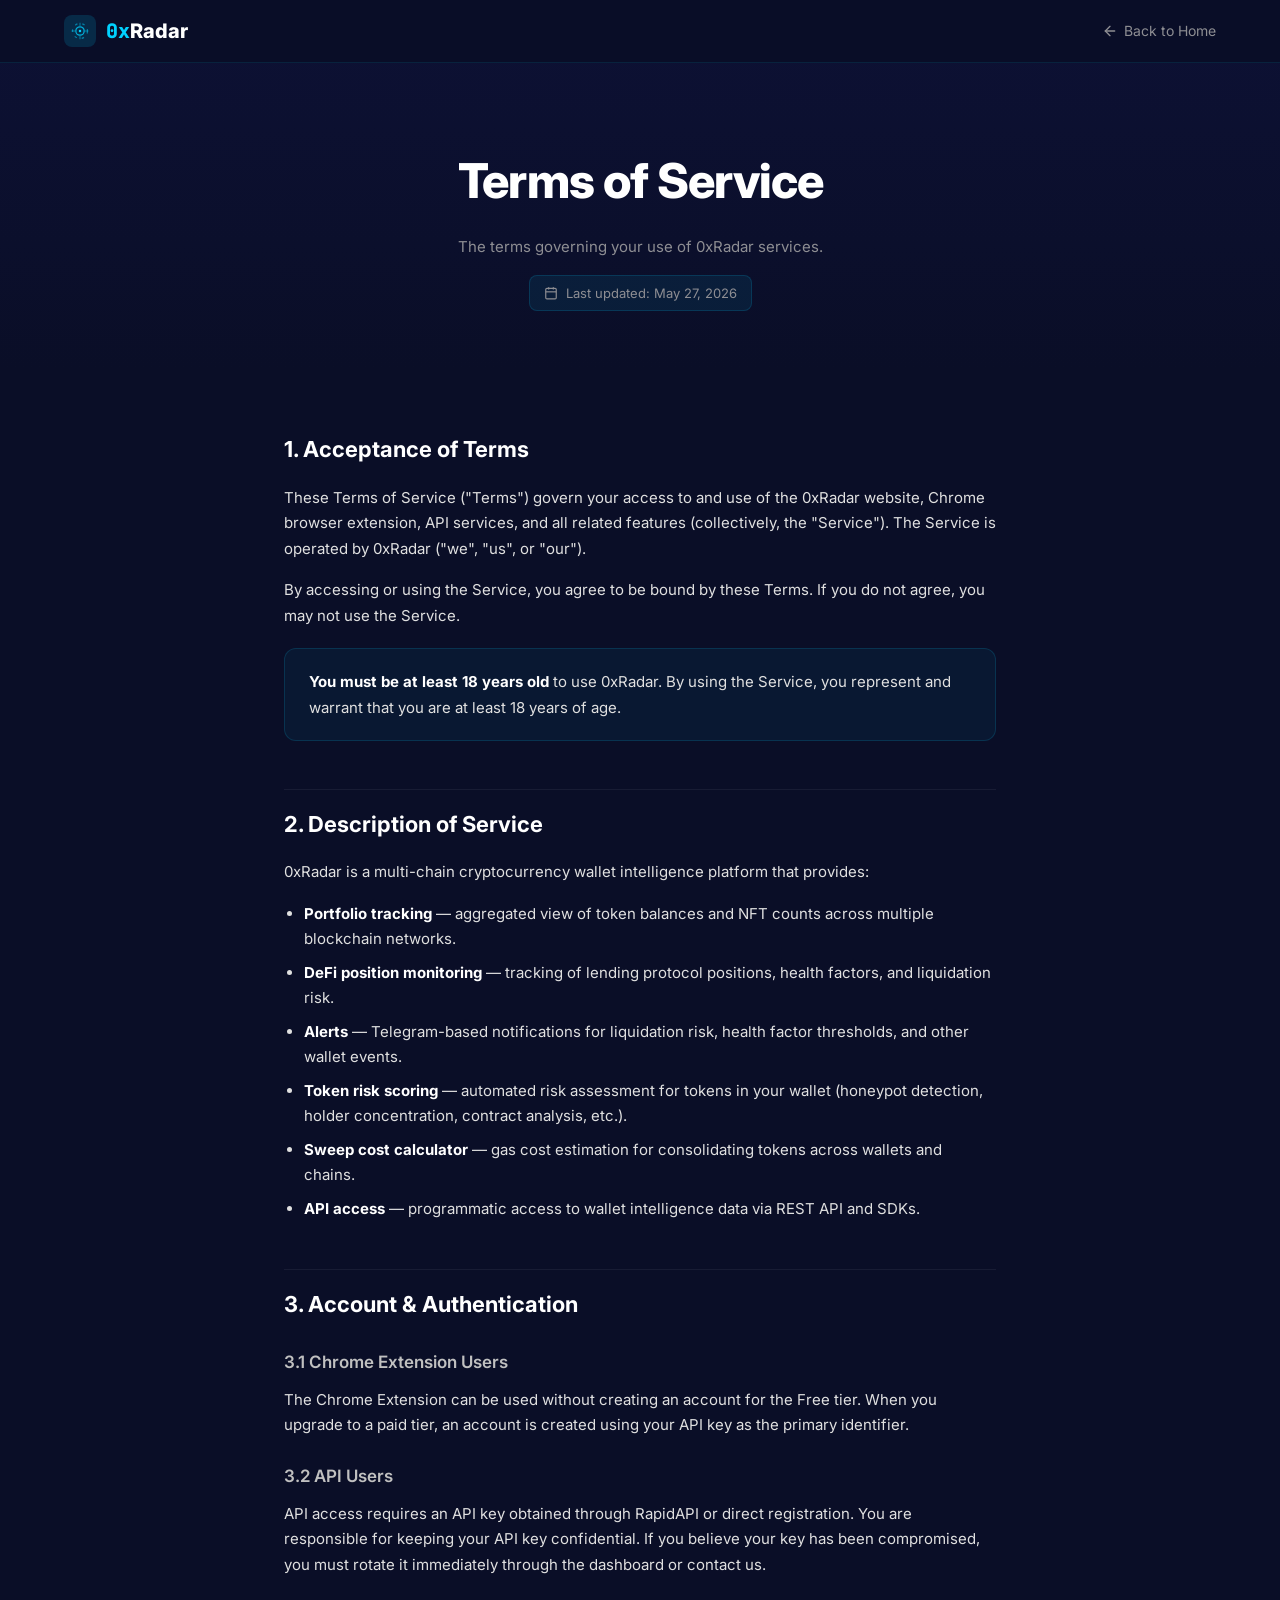
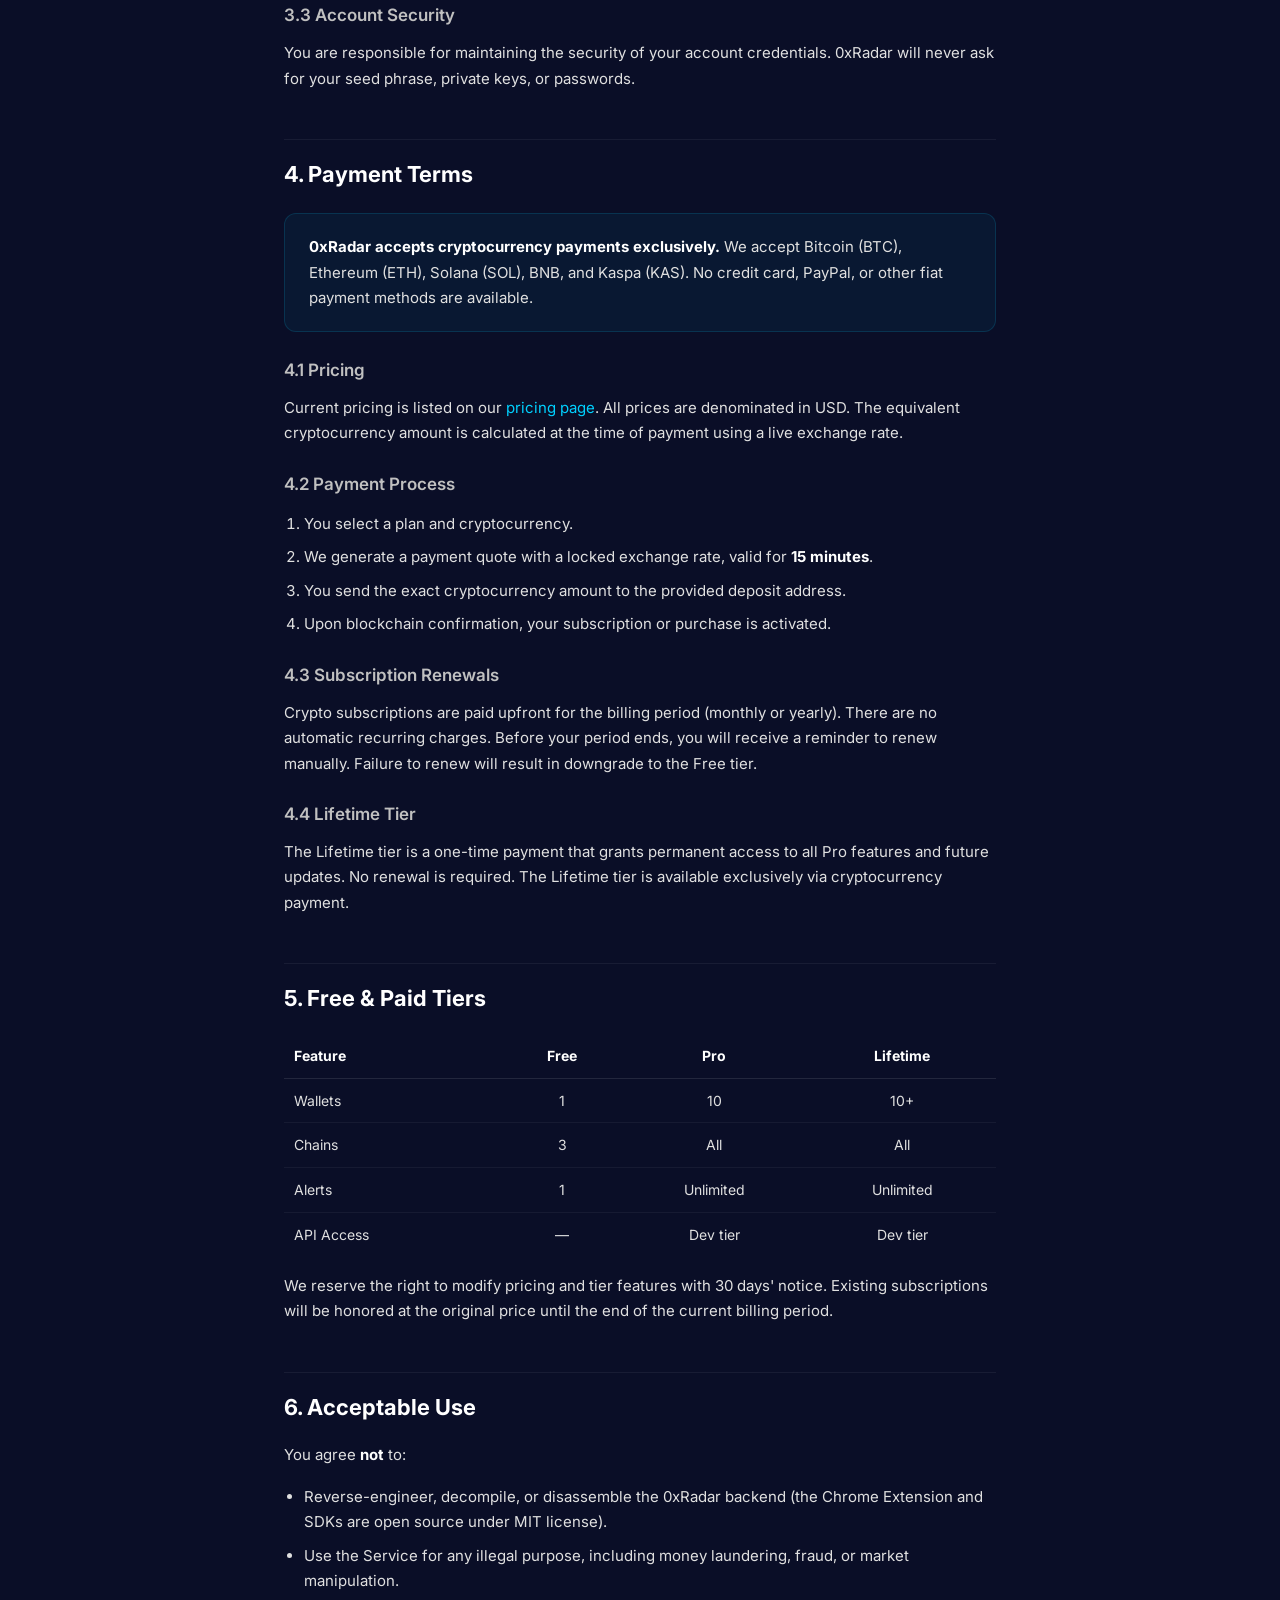
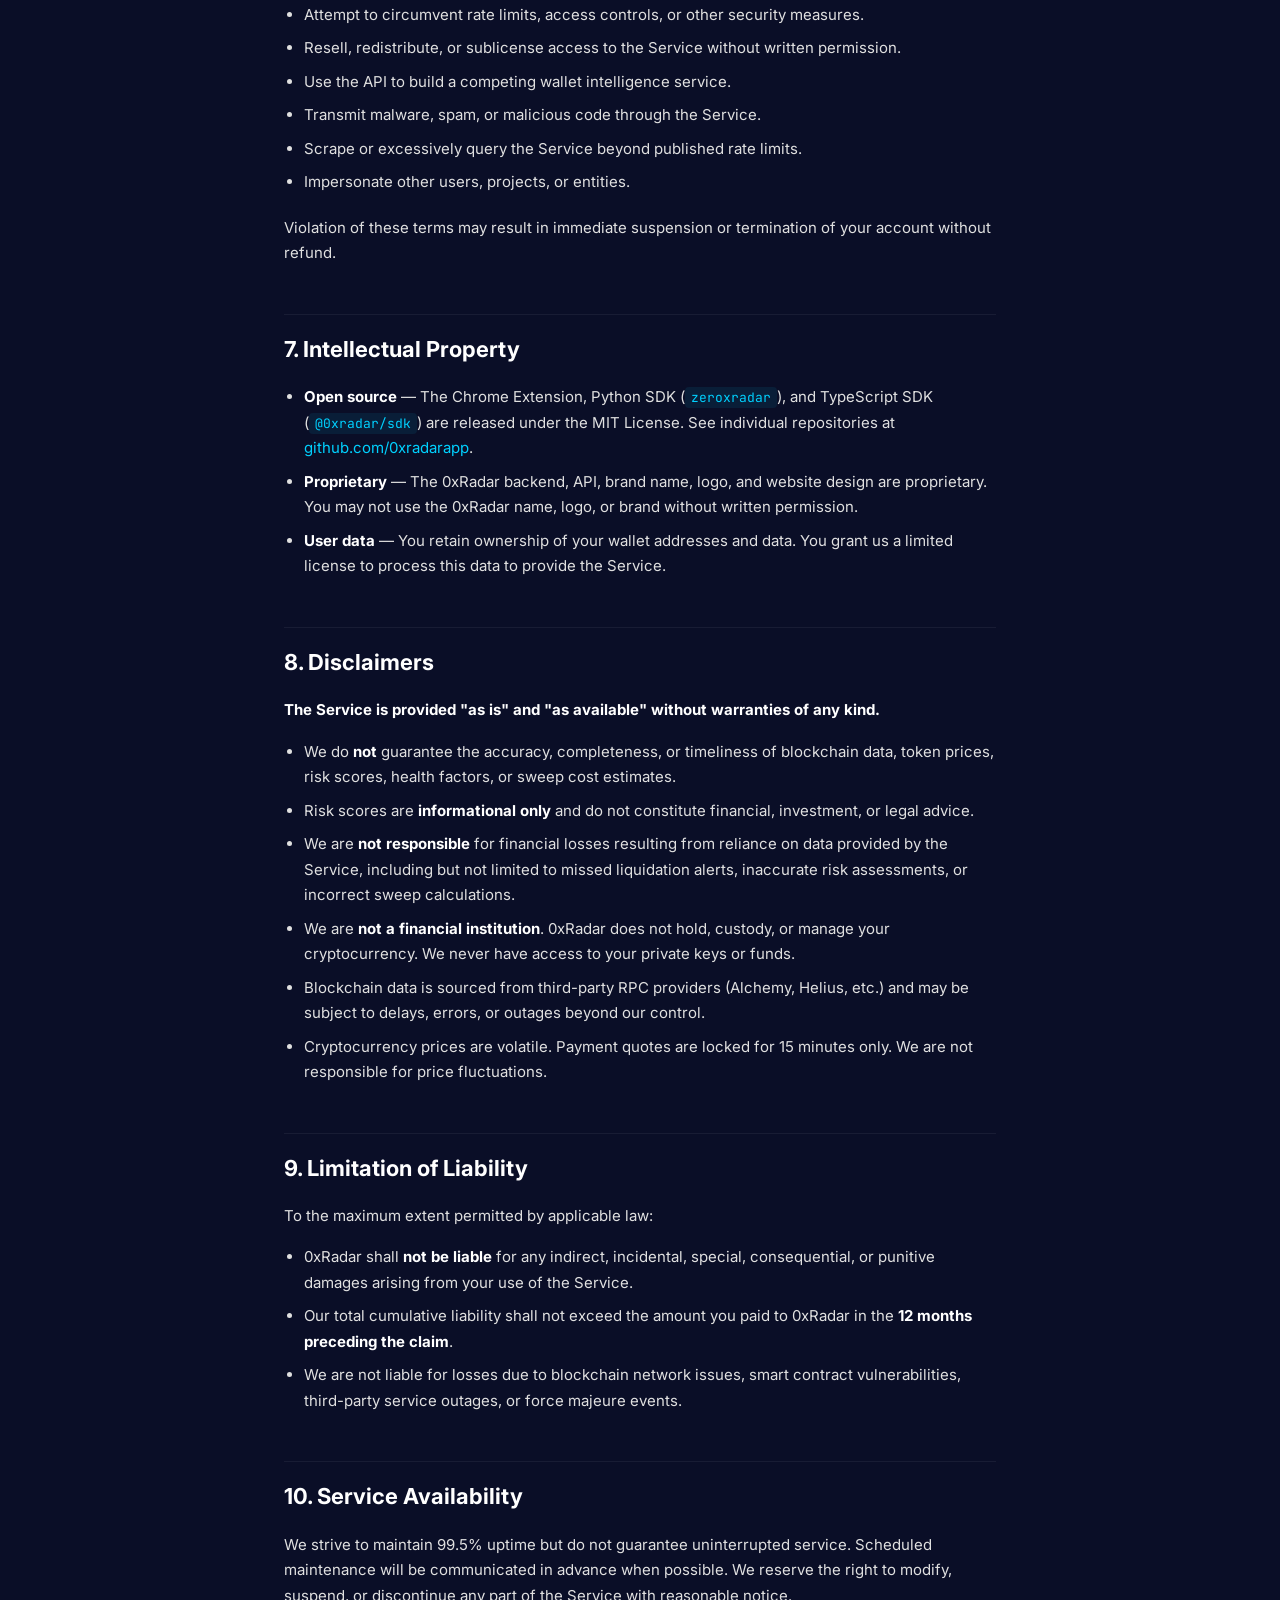
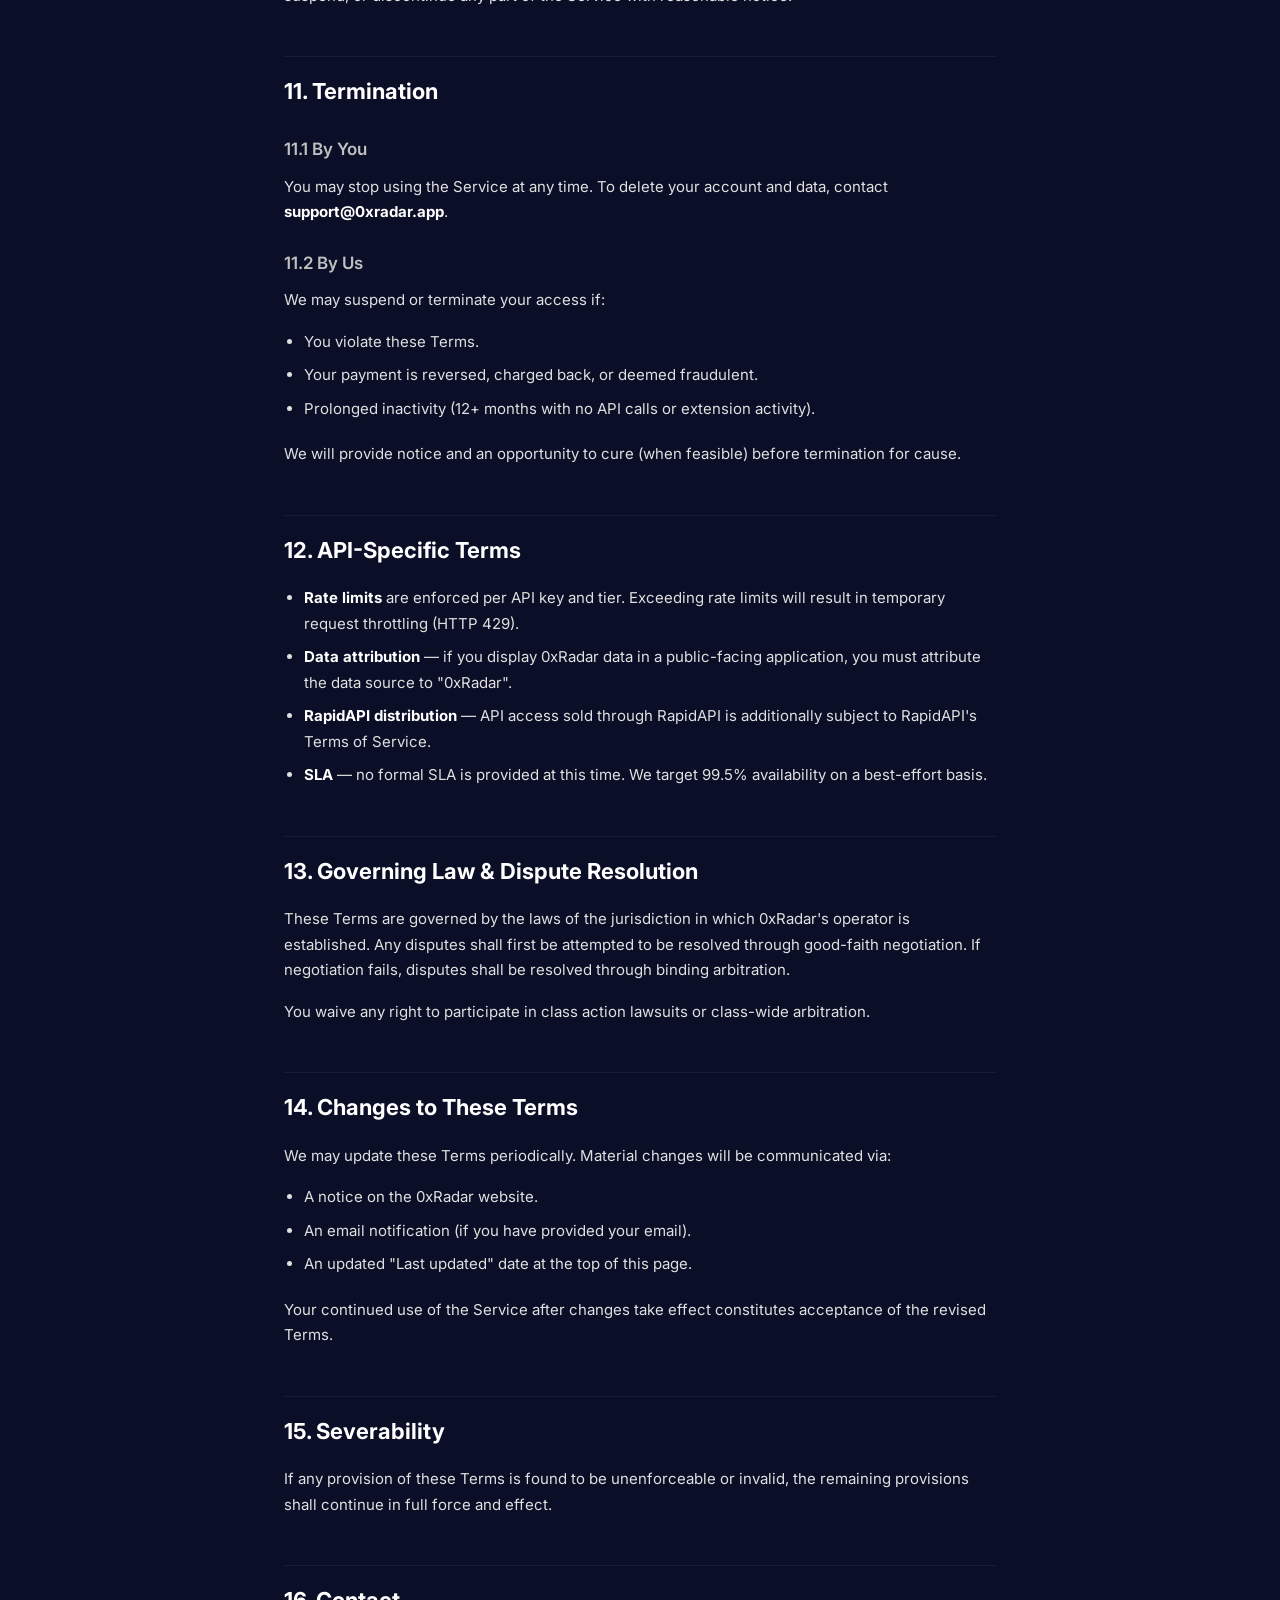
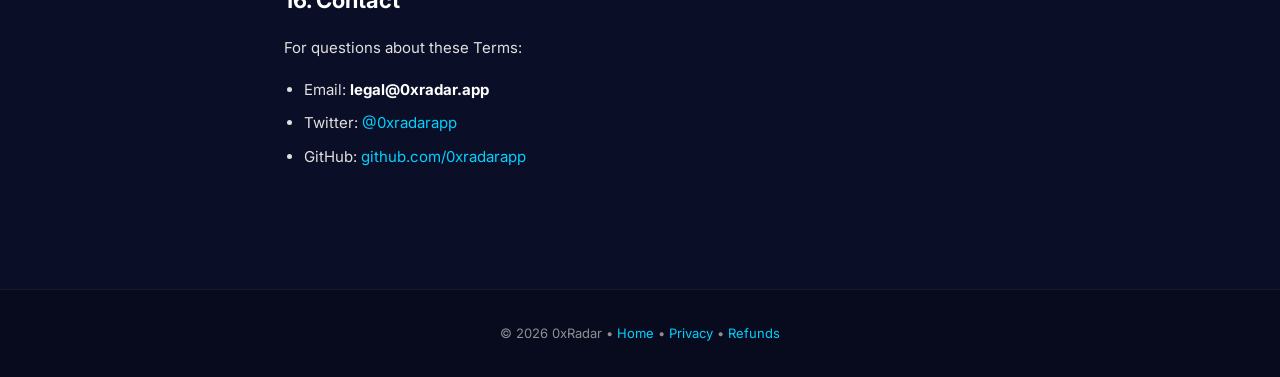
<file: landing/terms.html>
<!DOCTYPE html>
<html lang="en">
<head>
  <meta charset="UTF-8" />
  <meta name="viewport" content="width=device-width, initial-scale=1.0" />
  <title>Terms of Service — 0xRadar</title>
  <meta name="description" content="0xRadar Terms of Service. Read the terms governing your use of the 0xRadar Chrome extension, API, and related services." />
  <link rel="icon" type="image/svg+xml" href="data:image/svg+xml,<svg xmlns='http://www.w3.org/2000/svg' viewBox='0 0 32 32'><circle cx='16' cy='16' r='14' fill='%2300D1FF'/><path d='M16 8 L16 24 M8 16 L24 16' stroke='%230A0E27' stroke-width='3' stroke-linecap='round'/></svg>" />
  <link rel="preconnect" href="https://fonts.googleapis.com" />
  <link rel="preconnect" href="https://fonts.gstatic.com" crossorigin />
  <link href="https://fonts.googleapis.com/css2?family=Inter:wght@400;500;600;700;800&family=JetBrains+Mono:wght@400;500;600;700&display=swap" rel="stylesheet" />
  <style>
    *, *::before, *::after { box-sizing: border-box; margin: 0; padding: 0; }
    html { font-size: 16px; -webkit-font-smoothing: antialiased; }
    body { font-family: 'Inter', -apple-system, BlinkMacSystemFont, sans-serif; background: #0A0E27; color: #E0E0E0; line-height: 1.7; }
    a { color: #00D1FF; text-decoration: none; }
    a:hover { text-decoration: underline; }
    .mono { font-family: 'JetBrains Mono', monospace; }

    .navbar { position: fixed; top: 0; left: 0; right: 0; z-index: 100; padding: 14px 0; background: rgba(10,14,39,0.95); backdrop-filter: blur(20px); border-bottom: 1px solid rgba(0,209,255,0.1); }
    .navbar .container { max-width: 1200px; margin: 0 auto; padding: 0 24px; display: flex; align-items: center; justify-content: space-between; }
    .nav-logo { display: flex; align-items: center; gap: 10px; font-weight: 800; font-size: 20px; color: #fff; text-decoration: none; }
    .nav-logo:hover { text-decoration: none; }
    .nav-logo-icon { width: 32px; height: 32px; border-radius: 8px; background: rgba(0,209,255,0.15); display: flex; align-items: center; justify-content: center; }
    .nav-logo-icon svg { width: 20px; height: 20px; }
    .nav-back { font-size: 14px; color: #8E8E93; display: flex; align-items: center; gap: 6px; transition: color 0.2s; }
    .nav-back:hover { color: #00D1FF; text-decoration: none; }

    .page-header { padding: 140px 0 60px; text-align: center; background: linear-gradient(180deg, #0D1135 0%, #0A0E27 100%); }
    .page-header h1 { font-size: clamp(32px, 5vw, 48px); font-weight: 800; color: #fff; letter-spacing: -1px; margin-bottom: 12px; }
    .page-header p { font-size: 15px; color: #8E8E93; }

    .content { max-width: 760px; margin: 0 auto; padding: 60px 24px 100px; }
    .content h2 { font-size: 22px; font-weight: 700; color: #FFFFFF; margin: 48px 0 16px; padding-top: 16px; border-top: 1px solid rgba(255,255,255,0.06); }
    .content h2:first-child { margin-top: 0; border-top: none; padding-top: 0; }
    .content h3 { font-size: 17px; font-weight: 600; color: #C0C0C0; margin: 24px 0 10px; }
    .content p { margin-bottom: 16px; font-size: 15px; }
    .content ul, .content ol { margin: 12px 0 20px 20px; }
    .content li { margin-bottom: 8px; font-size: 15px; }
    .content strong { color: #FFFFFF; }
    .content code { font-family: 'JetBrains Mono', monospace; background: rgba(0,209,255,0.08); color: #00D1FF; padding: 2px 6px; border-radius: 4px; font-size: 13px; }

    .last-updated { display: inline-flex; align-items: center; gap: 8px; padding: 6px 14px; background: rgba(0,209,255,0.08); border: 1px solid rgba(0,209,255,0.15); border-radius: 8px; font-size: 13px; color: #8E8E93; margin-top: 16px; }

    .highlight-box { background: rgba(0,209,255,0.05); border: 1px solid rgba(0,209,255,0.15); border-radius: 12px; padding: 20px 24px; margin: 20px 0; }
    .highlight-box p { margin-bottom: 0; }

    .footer { background: #080B1E; border-top: 1px solid rgba(255,255,255,0.06); padding: 32px 0; text-align: center; }
    .footer p { font-size: 13px; color: #8E8E93; }

    @media (max-width: 768px) {
      .page-header { padding: 120px 0 40px; }
      .content { padding: 40px 20px 80px; }
    }
  </style>
</head>
<body>

  <!-- Navbar -->
  <nav class="navbar">
    <div class="container">
      <a href="index.html" class="nav-logo">
        <div class="nav-logo-icon">
          <svg viewBox="0 0 24 24" fill="none" xmlns="http://www.w3.org/2000/svg">
            <circle cx="12" cy="12" r="9" stroke="#00D1FF" stroke-width="1.5" stroke-dasharray="3 6" opacity="0.5"/>
            <circle cx="12" cy="12" r="5" stroke="#00D1FF" stroke-width="1.5" opacity="0.8"/>
            <circle cx="12" cy="12" r="1.5" fill="#00D1FF"/>
            <line x1="12" y1="2" x2="12" y2="6" stroke="#00D1FF" stroke-width="1.5" opacity="0.4"/>
            <line x1="12" y1="18" x2="12" y2="22" stroke="#00D1FF" stroke-width="1.5" opacity="0.4"/>
            <line x1="2" y1="12" x2="6" y2="12" stroke="#00D1FF" stroke-width="1.5" opacity="0.4"/>
            <line x1="18" y1="12" x2="22" y2="12" stroke="#00D1FF" stroke-width="1.5" opacity="0.4"/>
          </svg>
        </div>
        <span><span class="mono" style="color:#00D1FF">0x</span>Radar</span>
      </a>
      <a href="index.html" class="nav-back">
        <svg width="16" height="16" viewBox="0 0 24 24" fill="none" stroke="currentColor" stroke-width="2" stroke-linecap="round"><path d="M19 12H5"/><polyline points="12 19 5 12 12 5"/></svg>
        Back to Home
      </a>
    </div>
  </nav>

  <!-- Header -->
  <div class="page-header">
    <h1>Terms of Service</h1>
    <p>The terms governing your use of 0xRadar services.</p>
    <div class="last-updated">
      <svg width="14" height="14" viewBox="0 0 24 24" fill="none" stroke="currentColor" stroke-width="2"><rect x="3" y="4" width="18" height="18" rx="2" ry="2"/><line x1="16" y1="2" x2="16" y2="6"/><line x1="8" y1="2" x2="8" y2="6"/><line x1="3" y1="10" x2="21" y2="10"/></svg>
      Last updated: May 27, 2026
    </div>
  </div>

  <!-- Content -->
  <div class="content">
    <h2>1. Acceptance of Terms</h2>
    <p>These Terms of Service ("Terms") govern your access to and use of the 0xRadar website, Chrome browser extension, API services, and all related features (collectively, the "Service"). The Service is operated by 0xRadar ("we", "us", or "our").</p>
    <p>By accessing or using the Service, you agree to be bound by these Terms. If you do not agree, you may not use the Service.</p>
    <div class="highlight-box">
      <p><strong>You must be at least 18 years old</strong> to use 0xRadar. By using the Service, you represent and warrant that you are at least 18 years of age.</p>
    </div>

    <h2>2. Description of Service</h2>
    <p>0xRadar is a multi-chain cryptocurrency wallet intelligence platform that provides:</p>
    <ul>
      <li><strong>Portfolio tracking</strong> &mdash; aggregated view of token balances and NFT counts across multiple blockchain networks.</li>
      <li><strong>DeFi position monitoring</strong> &mdash; tracking of lending protocol positions, health factors, and liquidation risk.</li>
      <li><strong>Alerts</strong> &mdash; Telegram-based notifications for liquidation risk, health factor thresholds, and other wallet events.</li>
      <li><strong>Token risk scoring</strong> &mdash; automated risk assessment for tokens in your wallet (honeypot detection, holder concentration, contract analysis, etc.).</li>
      <li><strong>Sweep cost calculator</strong> &mdash; gas cost estimation for consolidating tokens across wallets and chains.</li>
      <li><strong>API access</strong> &mdash; programmatic access to wallet intelligence data via REST API and SDKs.</li>
    </ul>

    <h2>3. Account &amp; Authentication</h2>
    <h3>3.1 Chrome Extension Users</h3>
    <p>The Chrome Extension can be used without creating an account for the Free tier. When you upgrade to a paid tier, an account is created using your API key as the primary identifier.</p>
    <h3>3.2 API Users</h3>
    <p>API access requires an API key obtained through RapidAPI or direct registration. You are responsible for keeping your API key confidential. If you believe your key has been compromised, you must rotate it immediately through the dashboard or contact us.</p>
    <h3>3.3 Account Security</h3>
    <p>You are responsible for maintaining the security of your account credentials. 0xRadar will never ask for your seed phrase, private keys, or passwords.</p>

    <h2>4. Payment Terms</h2>
    <div class="highlight-box">
      <p><strong>0xRadar accepts cryptocurrency payments exclusively.</strong> We accept Bitcoin (BTC), Ethereum (ETH), Solana (SOL), BNB, and Kaspa (KAS). No credit card, PayPal, or other fiat payment methods are available.</p>
    </div>

    <h3>4.1 Pricing</h3>
    <p>Current pricing is listed on our <a href="index.html#pricing">pricing page</a>. All prices are denominated in USD. The equivalent cryptocurrency amount is calculated at the time of payment using a live exchange rate.</p>

    <h3>4.2 Payment Process</h3>
    <ol>
      <li>You select a plan and cryptocurrency.</li>
      <li>We generate a payment quote with a locked exchange rate, valid for <strong>15 minutes</strong>.</li>
      <li>You send the exact cryptocurrency amount to the provided deposit address.</li>
      <li>Upon blockchain confirmation, your subscription or purchase is activated.</li>
    </ol>

    <h3>4.3 Subscription Renewals</h3>
    <p>Crypto subscriptions are paid upfront for the billing period (monthly or yearly). There are no automatic recurring charges. Before your period ends, you will receive a reminder to renew manually. Failure to renew will result in downgrade to the Free tier.</p>

    <h3>4.4 Lifetime Tier</h3>
    <p>The Lifetime tier is a one-time payment that grants permanent access to all Pro features and future updates. No renewal is required. The Lifetime tier is available exclusively via cryptocurrency payment.</p>

    <h2>5. Free &amp; Paid Tiers</h2>
    <table style="width:100%; border-collapse:collapse; margin: 16px 0;">
      <thead>
        <tr style="border-bottom: 1px solid rgba(255,255,255,0.1);">
          <th style="text-align:left; padding:10px; color:#fff; font-size:14px;">Feature</th>
          <th style="text-align:center; padding:10px; color:#fff; font-size:14px;">Free</th>
          <th style="text-align:center; padding:10px; color:#fff; font-size:14px;">Pro</th>
          <th style="text-align:center; padding:10px; color:#fff; font-size:14px;">Lifetime</th>
        </tr>
      </thead>
      <tbody>
        <tr style="border-bottom: 1px solid rgba(255,255,255,0.05);">
          <td style="padding:10px; font-size:14px;">Wallets</td>
          <td style="padding:10px; font-size:14px; text-align:center;">1</td>
          <td style="padding:10px; font-size:14px; text-align:center;">10</td>
          <td style="padding:10px; font-size:14px; text-align:center;">10+</td>
        </tr>
        <tr style="border-bottom: 1px solid rgba(255,255,255,0.05);">
          <td style="padding:10px; font-size:14px;">Chains</td>
          <td style="padding:10px; font-size:14px; text-align:center;">3</td>
          <td style="padding:10px; font-size:14px; text-align:center;">All</td>
          <td style="padding:10px; font-size:14px; text-align:center;">All</td>
        </tr>
        <tr style="border-bottom: 1px solid rgba(255,255,255,0.05);">
          <td style="padding:10px; font-size:14px;">Alerts</td>
          <td style="padding:10px; font-size:14px; text-align:center;">1</td>
          <td style="padding:10px; font-size:14px; text-align:center;">Unlimited</td>
          <td style="padding:10px; font-size:14px; text-align:center;">Unlimited</td>
        </tr>
        <tr>
          <td style="padding:10px; font-size:14px;">API Access</td>
          <td style="padding:10px; font-size:14px; text-align:center;">&mdash;</td>
          <td style="padding:10px; font-size:14px; text-align:center;">Dev tier</td>
          <td style="padding:10px; font-size:14px; text-align:center;">Dev tier</td>
        </tr>
      </tbody>
    </table>
    <p>We reserve the right to modify pricing and tier features with 30 days' notice. Existing subscriptions will be honored at the original price until the end of the current billing period.</p>

    <h2>6. Acceptable Use</h2>
    <p>You agree <strong>not</strong> to:</p>
    <ul>
      <li>Reverse-engineer, decompile, or disassemble the 0xRadar backend (the Chrome Extension and SDKs are open source under MIT license).</li>
      <li>Use the Service for any illegal purpose, including money laundering, fraud, or market manipulation.</li>
      <li>Attempt to circumvent rate limits, access controls, or other security measures.</li>
      <li>Resell, redistribute, or sublicense access to the Service without written permission.</li>
      <li>Use the API to build a competing wallet intelligence service.</li>
      <li>Transmit malware, spam, or malicious code through the Service.</li>
      <li>Scrape or excessively query the Service beyond published rate limits.</li>
      <li>Impersonate other users, projects, or entities.</li>
    </ul>
    <p>Violation of these terms may result in immediate suspension or termination of your account without refund.</p>

    <h2>7. Intellectual Property</h2>
    <ul>
      <li><strong>Open source</strong> &mdash; The Chrome Extension, Python SDK (<code>zeroxradar</code>), and TypeScript SDK (<code>@0xradar/sdk</code>) are released under the MIT License. See individual repositories at <a href="https://github.com/0xradarapp" target="_blank" rel="noopener">github.com/0xradarapp</a>.</li>
      <li><strong>Proprietary</strong> &mdash; The 0xRadar backend, API, brand name, logo, and website design are proprietary. You may not use the 0xRadar name, logo, or brand without written permission.</li>
      <li><strong>User data</strong> &mdash; You retain ownership of your wallet addresses and data. You grant us a limited license to process this data to provide the Service.</li>
    </ul>

    <h2>8. Disclaimers</h2>
    <p><strong>The Service is provided "as is" and "as available" without warranties of any kind.</strong></p>
    <ul>
      <li>We do <strong>not</strong> guarantee the accuracy, completeness, or timeliness of blockchain data, token prices, risk scores, health factors, or sweep cost estimates.</li>
      <li>Risk scores are <strong>informational only</strong> and do not constitute financial, investment, or legal advice.</li>
      <li>We are <strong>not responsible</strong> for financial losses resulting from reliance on data provided by the Service, including but not limited to missed liquidation alerts, inaccurate risk assessments, or incorrect sweep calculations.</li>
      <li>We are <strong>not a financial institution</strong>. 0xRadar does not hold, custody, or manage your cryptocurrency. We never have access to your private keys or funds.</li>
      <li>Blockchain data is sourced from third-party RPC providers (Alchemy, Helius, etc.) and may be subject to delays, errors, or outages beyond our control.</li>
      <li>Cryptocurrency prices are volatile. Payment quotes are locked for 15 minutes only. We are not responsible for price fluctuations.</li>
    </ul>

    <h2>9. Limitation of Liability</h2>
    <p>To the maximum extent permitted by applicable law:</p>
    <ul>
      <li>0xRadar shall <strong>not be liable</strong> for any indirect, incidental, special, consequential, or punitive damages arising from your use of the Service.</li>
      <li>Our total cumulative liability shall not exceed the amount you paid to 0xRadar in the <strong>12 months preceding the claim</strong>.</li>
      <li>We are not liable for losses due to blockchain network issues, smart contract vulnerabilities, third-party service outages, or force majeure events.</li>
    </ul>

    <h2>10. Service Availability</h2>
    <p>We strive to maintain 99.5% uptime but do not guarantee uninterrupted service. Scheduled maintenance will be communicated in advance when possible. We reserve the right to modify, suspend, or discontinue any part of the Service with reasonable notice.</p>

    <h2>11. Termination</h2>
    <h3>11.1 By You</h3>
    <p>You may stop using the Service at any time. To delete your account and data, contact <strong>support@0xradar.app</strong>.</p>
    <h3>11.2 By Us</h3>
    <p>We may suspend or terminate your access if:</p>
    <ul>
      <li>You violate these Terms.</li>
      <li>Your payment is reversed, charged back, or deemed fraudulent.</li>
      <li>Prolonged inactivity (12+ months with no API calls or extension activity).</li>
    </ul>
    <p>We will provide notice and an opportunity to cure (when feasible) before termination for cause.</p>

    <h2>12. API-Specific Terms</h2>
    <ul>
      <li><strong>Rate limits</strong> are enforced per API key and tier. Exceeding rate limits will result in temporary request throttling (HTTP 429).</li>
      <li><strong>Data attribution</strong> &mdash; if you display 0xRadar data in a public-facing application, you must attribute the data source to "0xRadar".</li>
      <li><strong>RapidAPI distribution</strong> &mdash; API access sold through RapidAPI is additionally subject to RapidAPI's Terms of Service.</li>
      <li><strong>SLA</strong> &mdash; no formal SLA is provided at this time. We target 99.5% availability on a best-effort basis.</li>
    </ul>

    <h2>13. Governing Law &amp; Dispute Resolution</h2>
    <p>These Terms are governed by the laws of the jurisdiction in which 0xRadar's operator is established. Any disputes shall first be attempted to be resolved through good-faith negotiation. If negotiation fails, disputes shall be resolved through binding arbitration.</p>
    <p>You waive any right to participate in class action lawsuits or class-wide arbitration.</p>

    <h2>14. Changes to These Terms</h2>
    <p>We may update these Terms periodically. Material changes will be communicated via:</p>
    <ul>
      <li>A notice on the 0xRadar website.</li>
      <li>An email notification (if you have provided your email).</li>
      <li>An updated "Last updated" date at the top of this page.</li>
    </ul>
    <p>Your continued use of the Service after changes take effect constitutes acceptance of the revised Terms.</p>

    <h2>15. Severability</h2>
    <p>If any provision of these Terms is found to be unenforceable or invalid, the remaining provisions shall continue in full force and effect.</p>

    <h2>16. Contact</h2>
    <p>For questions about these Terms:</p>
    <ul>
      <li>Email: <strong>legal@0xradar.app</strong></li>
      <li>Twitter: <a href="https://twitter.com/0xradarapp" target="_blank" rel="noopener">@0xradarapp</a></li>
      <li>GitHub: <a href="https://github.com/0xradarapp" target="_blank" rel="noopener">github.com/0xradarapp</a></li>
    </ul>
  </div>

  <!-- Footer -->
  <footer class="footer">
    <p>&copy; 2026 0xRadar &bull; <a href="index.html">Home</a> &bull; <a href="privacy.html">Privacy</a> &bull; <a href="refund.html">Refunds</a></p>
  </footer>

</body>
</html>
</file>
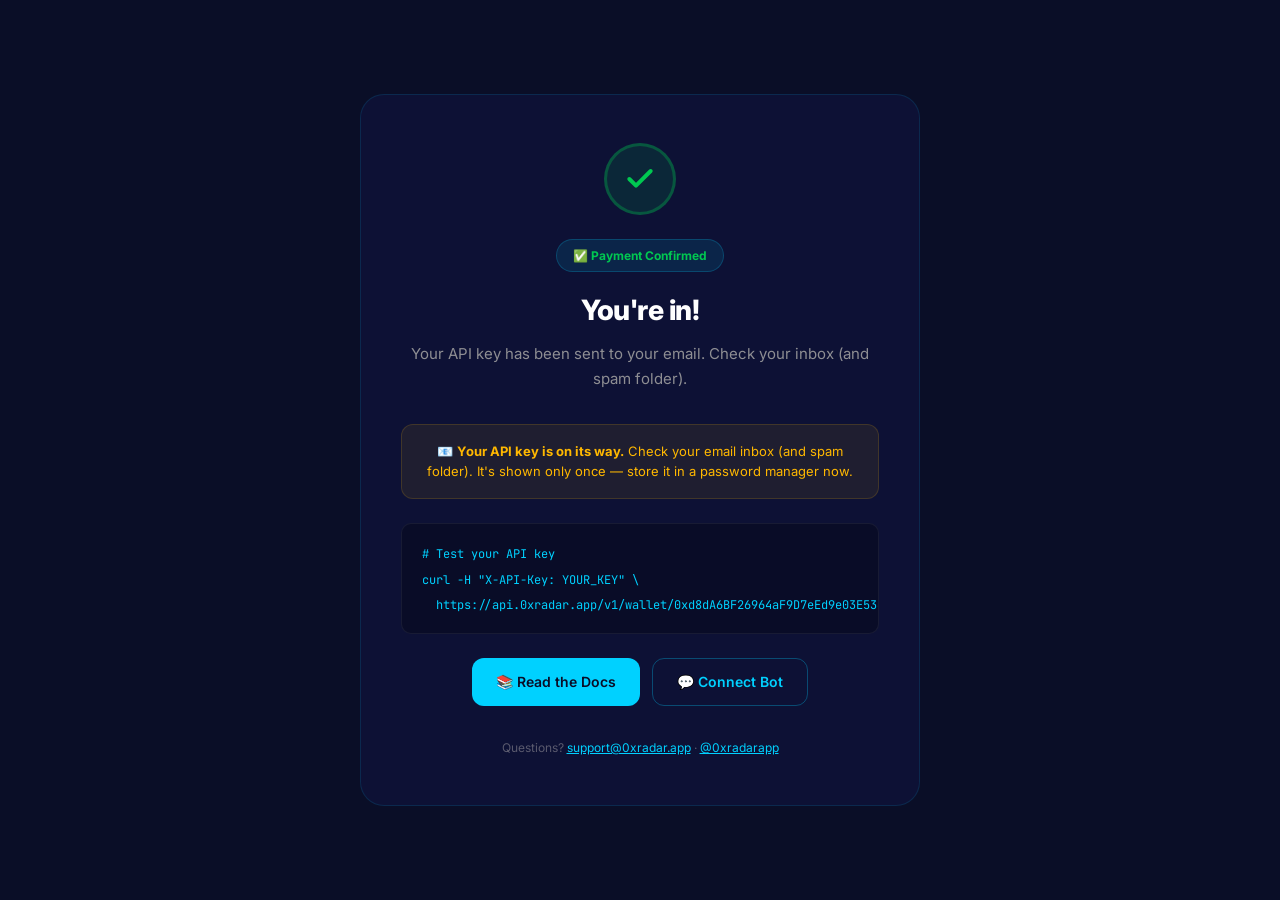
<file: landing/welcome.html>
<!DOCTYPE html>
<html lang="en">
<head>
  <meta charset="UTF-8" />
  <meta name="viewport" content="width=device-width, initial-scale=1.0" />
  <title>Welcome to 0xRadar — Setup Complete</title>
  <meta name="description" content="Your 0xRadar payment is confirmed. Check your email for your API key and get started." />
  <link rel="icon" href="data:image/svg+xml,<svg xmlns='http://www.w3.org/2000/svg' viewBox='0 0 32 32'><circle cx='16' cy='16' r='14' fill='%2300C851'/><path d='M8 16l5 5 10-10' stroke='%230A0E27' stroke-width='3' fill='none' stroke-linecap='round' stroke-linejoin='round'/></svg>" />
  <link rel="preconnect" href="https://fonts.googleapis.com" />
  <link rel="preconnect" href="https://fonts.gstatic.com" crossorigin />
  <link href="https://fonts.googleapis.com/css2?family=Inter:wght@400;500;600;700;800;900&family=JetBrains+Mono:wght@400;500;600;700&display=swap" rel="stylesheet" />
  <style>
    *, *::before, *::after { box-sizing: border-box; margin: 0; padding: 0; }
    body { font-family: 'Inter', -apple-system, BlinkMacSystemFont, sans-serif; background: #0A0E27; color: #FFFFFF; line-height: 1.6; min-height: 100vh; display: flex; align-items: center; justify-content: center; padding: 24px; }
    .card { background: #0D1135; border: 1px solid rgba(0,209,255,0.12); border-radius: 24px; padding: 48px 40px; max-width: 560px; width: 100%; text-align: center; }
    .check-circle { width: 72px; height: 72px; border-radius: 50%; background: rgba(0,200,81,0.12); border: 3px solid rgba(0,200,81,0.3); display: flex; align-items: center; justify-content: center; margin: 0 auto 24px; }
    .check-circle svg { width: 32px; height: 32px; color: #00C851; }
    .badge { display: inline-block; padding: 6px 16px; border-radius: 100px; font-size: 12px; font-weight: 700; margin-bottom: 16px; }
    .badge-pro { background: rgba(0,209,255,0.1); color: #00D1FF; border: 1px solid rgba(0,209,255,0.2); }
    .badge-lifetime { background: rgba(255,184,0,0.1); color: #FFB800; border: 1px solid rgba(255,184,0,0.2); }
    h1 { font-size: 28px; font-weight: 800; margin-bottom: 8px; letter-spacing: -0.5px; }
    .subtitle { font-size: 15px; color: #8E8E93; margin-bottom: 32px; line-height: 1.7; }
    .info-box { background: rgba(0,209,255,0.04); border: 1px solid rgba(0,209,255,0.1); border-radius: 14px; padding: 20px 24px; margin-bottom: 24px; text-align: left; }
    .info-row { display: flex; justify-content: space-between; align-items: center; padding: 8px 0; border-bottom: 1px solid rgba(255,255,255,0.04); }
    .info-row:last-child { border-bottom: none; }
    .info-label { font-size: 13px; color: #8E8E93; }
    .info-value { font-size: 13px; font-weight: 600; }
    .api-key-hint { background: rgba(255,184,0,0.08); border: 1px solid rgba(255,184,0,0.15); border-radius: 12px; padding: 16px 20px; margin-bottom: 24px; }
    .api-key-hint p { font-size: 13px; color: #FFB800; line-height: 1.6; }
    .code-box { background: rgba(0,0,0,0.25); border: 1px solid rgba(255,255,255,0.06); border-radius: 10px; padding: 16px 20px; margin-bottom: 24px; text-align: left; overflow-x: auto; }
    .code-box code { font-family: 'JetBrains Mono', monospace; font-size: 12px; color: #00D1FF; line-height: 1.8; white-space: pre; }
    .btn-row { display: flex; gap: 12px; justify-content: center; flex-wrap: wrap; }
    .btn { display: inline-flex; align-items: center; gap: 8px; padding: 12px 24px; border-radius: 12px; font-size: 14px; font-weight: 600; text-decoration: none; cursor: pointer; transition: all 0.2s; }
    .btn-primary { background: #00D1FF; color: #0A0E27; }
    .btn-primary:hover { background: #33DAFF; transform: translateY(-1px); }
    .btn-outline { background: transparent; color: #00D1FF; border: 1.5px solid rgba(0,209,255,0.3); }
    .btn-outline:hover { border-color: #00D1FF; background: rgba(0,209,255,0.06); }
    .footer-note { font-size: 12px; color: #5A5A6E; margin-top: 32px; }
    .footer-note a { color: #00D1FF; }
    .loading { color: #8E8E93; font-size: 13px; }
    @keyframes pulse { 0%, 100% { opacity: 1; } 50% { opacity: 0.4; } }
    .loading-dot { animation: pulse 1.5s infinite; }
  </style>
</head>
<body>
  <div class="card">
    <!-- Success icon -->
    <div class="check-circle">
      <svg viewBox="0 0 24 24" fill="none" stroke="currentColor" stroke-width="3" stroke-linecap="round" stroke-linejoin="round"><polyline points="20 6 9 17 4 12"/></svg>
    </div>

    <!-- Plan badge -->
    <div id="plan-badge" class="badge badge-pro">
      <span class="loading-dot">⏳</span> Verifying your order...
    </div>

    <h1>You're in!</h1>
    <p id="plan-subtitle" class="subtitle loading">Fetching your plan details...</p>

    <!-- Order info -->
    <div class="info-box" id="order-info" style="display:none;">
      <div class="info-row"><span class="info-label">Plan</span><span class="info-value" id="info-plan">—</span></div>
      <div class="info-row"><span class="info-label">Tier</span><span class="info-value" id="info-tier">—</span></div>
      <div class="info-row" id="expiry-row"><span class="info-label">Expires</span><span class="info-value green" id="info-expires">—</span></div>
    </div>

    <!-- API key reminder -->
    <div class="api-key-hint">
      <p>📧 <strong>Your API key is on its way.</strong> Check your email inbox (and spam folder). It's shown only once — store it in a password manager now.</p>
    </div>

    <!-- Quick start curl -->
    <div class="code-box">
      <code># Test your API key
curl -H "X-API-Key: YOUR_KEY" \
  https://api.0xradar.app/v1/wallet/0xd8dA6BF26964aF9D7eEd9e03E53415D37aA96045/portfolio</code>
    </div>

    <!-- Action buttons -->
    <div class="btn-row">
      <a href="https://docs.0xradar.app" class="btn btn-primary" target="_blank" rel="noopener">
        📚 Read the Docs
      </a>
      <a href="https://t.me/0xradarapp" class="btn btn-outline" target="_blank" rel="noopener">
        💬 Connect Bot
      </a>
    </div>

    <p class="footer-note">
      Questions? <a href="mailto:support@0xradar.app">support@0xradar.app</a> &middot;
      <a href="https://x.com/0xradarapp" target="_blank" rel="noopener">@0xradarapp</a>
    </p>
  </div>

  <script>
    // Parse order_id from URL
    const params = new URLSearchParams(window.location.search);
    const orderId = params.get('order_id');

    const planBadge = document.getElementById('plan-badge');
    const planSubtitle = document.getElementById('plan-subtitle');
    const orderInfo = document.getElementById('order-info');

    if (!orderId) {
      planBadge.innerHTML = '✅ <span style="color:#00C851;">Payment Confirmed</span>';
      planBadge.className = 'badge badge-pro';
      planSubtitle.textContent = 'Your API key has been sent to your email. Check your inbox (and spam folder).';
      planSubtitle.className = 'subtitle';
      orderInfo.style.display = 'none';
    } else {
      // Attempt to fetch order info — will work once /me/orders endpoint is available
      planBadge.innerHTML = '✅ <span style="color:#00C851;">Payment Confirmed</span>';
      planBadge.className = orderId.includes('lifetime') ? 'badge badge-lifetime' : 'badge badge-pro';

      // Fallback: parse plan from order_id prefix
      let planLabel = 'Pro';
      let planTier = 'Pro';
      let expiresText = 'Check your email for details';

      if (orderId.includes('lifetime')) {
        planLabel = 'Lifetime Access';
        planTier = 'Lifetime Pro';
        expiresText = 'Never — lifetime access';
        planBadge.className = 'badge badge-lifetime';
      } else if (orderId.includes('yearly')) {
        planLabel = 'Pro Yearly';
        planTier = 'Pro';
        const d = new Date();
        d.setFullYear(d.getFullYear() + 1);
        expiresText = d.toLocaleDateString('en-US', { year: 'numeric', month: 'long', day: 'numeric' });
      } else {
        planLabel = 'Pro Monthly';
        planTier = 'Pro';
        const d = new Date();
        d.setDate(d.getDate() + 30);
        expiresText = d.toLocaleDateString('en-US', { year: 'numeric', month: 'long', day: 'numeric' });
      }

      planSubtitle.textContent = 'Your API key has been sent to your email. Check your inbox (and spam folder).';
      planSubtitle.className = 'subtitle';

      document.getElementById('info-plan').textContent = planLabel;
      document.getElementById('info-tier').textContent = planTier;
      document.getElementById('info-expires').textContent = expiresText;
      if (orderId.includes('lifetime')) {
        document.getElementById('expiry-row').style.display = 'none';
      }
      orderInfo.style.display = 'block';
    }
  </script>
</body>
</html>
</file>
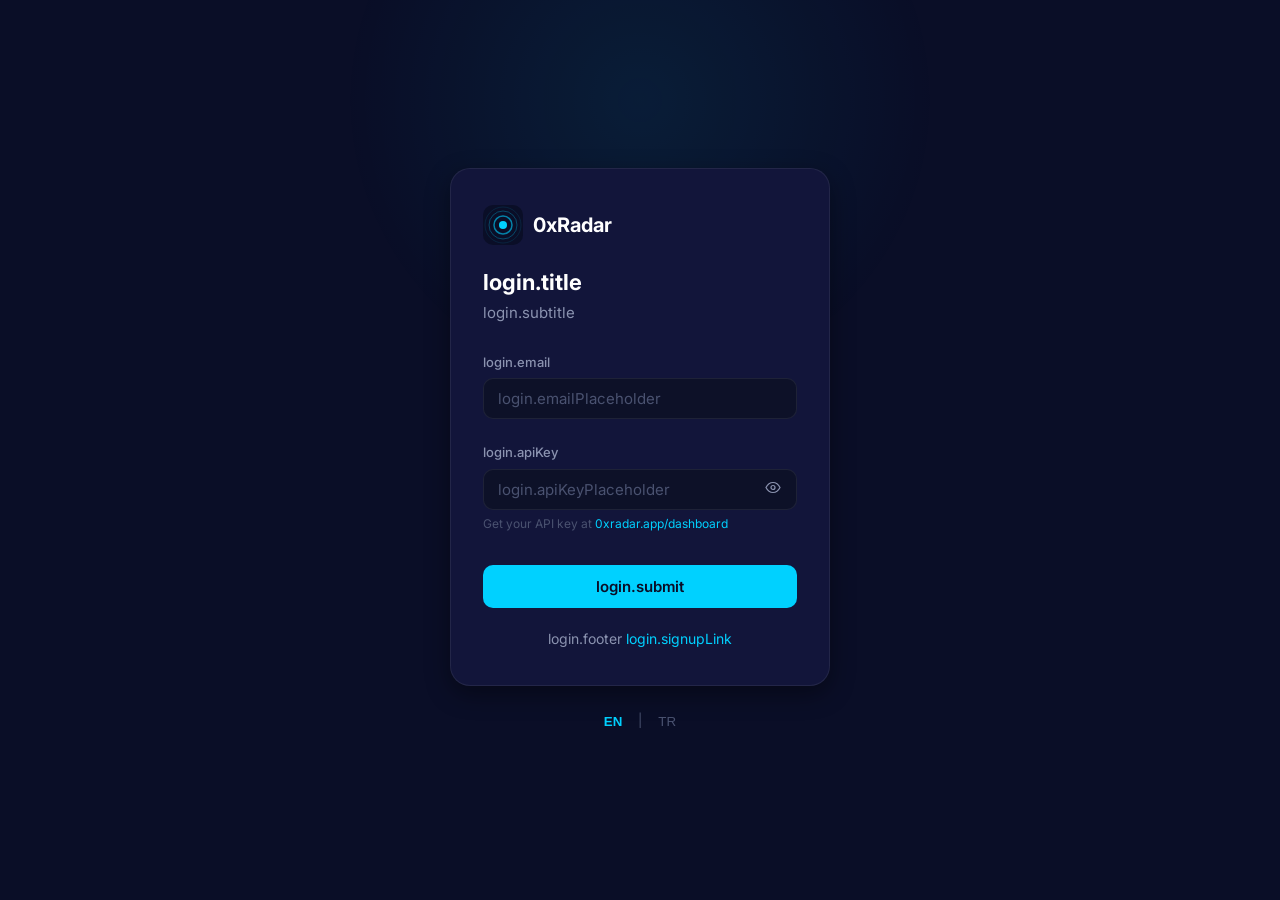
<file: landing/dashboard/login.html>
<!DOCTYPE html>
<html lang="en">
<head>
  <meta charset="UTF-8">
  <meta name="viewport" content="width=device-width, initial-scale=1.0">
  <title>Sign In — 0xRadar</title>
  <link rel="stylesheet" href="assets/dashboard.css">
  <link rel="icon" type="image/svg+xml" href="../favicon.svg">
</head>
<body>
  <div class="login-page">
    <!-- Background decoration -->
    <div class="login-bg">
      <div class="login-bg-glow"></div>
    </div>

    <!-- Login card -->
    <div class="login-card">
      <!-- Logo -->
      <div class="login-logo">
        <svg viewBox="0 0 40 40" fill="none" xmlns="http://www.w3.org/2000/svg" width="40" height="40">
          <rect width="40" height="40" rx="10" fill="#0A0E27"/>
          <circle cx="20" cy="20" r="4" fill="#00D1FF"/>
          <circle cx="20" cy="20" r="9" stroke="#00D1FF" stroke-width="1.5" opacity="0.6"/>
          <circle cx="20" cy="20" r="14" stroke="#00D1FF" stroke-width="1" opacity="0.3"/>
          <circle cx="20" cy="20" r="18" stroke="#00D1FF" stroke-width="0.75" opacity="0.15"/>
        </svg>
        <span class="login-logo-text">0xRadar</span>
      </div>

      <!-- Title -->
      <h1 class="login-title">Sign in to your account</h1>
      <p class="login-subtitle">Enter your email and API key to access the dashboard</p>

      <!-- Form -->
      <form id="login-form" class="login-form" novalidate>
        <div class="form-group">
          <label for="input-email" class="form-label">Email address</label>
          <input
            type="email"
            id="input-email"
            class="form-input"
            placeholder="you@example.com"
            autocomplete="email"
            spellcheck="false"
            required
          >
        </div>

        <div class="form-group">
          <label for="input-apikey" class="form-label">API Key</label>
          <div class="input-with-btn">
            <input
              type="password"
              id="input-apikey"
              class="form-input"
              placeholder="0xr_live_..."
              autocomplete="off"
              spellcheck="false"
              required
            >
            <button type="button" id="btn-toggle-key" class="btn-icon" title="Show key">
              <svg id="icon-eye" width="16" height="16" viewBox="0 0 16 16" fill="none">
                <path d="M1 8s2.5-5 7-5 7 5 7 5-2.5 5-7 5-7-5-7-5z" stroke="currentColor" stroke-width="1.2"/>
                <circle cx="8" cy="8" r="2" stroke="currentColor" stroke-width="1.2"/>
              </svg>
            </button>
          </div>
          <p class="form-hint">
            Get your API key at <a href="https://0xradar.app/dashboard" target="_blank">0xradar.app/dashboard</a>
          </p>
        </div>

        <!-- Error message -->
        <div id="login-error" class="login-error hidden" role="alert">
          <svg width="16" height="16" viewBox="0 0 16 16" fill="none">
            <circle cx="8" cy="8" r="7" stroke="currentColor" stroke-width="1.5"/>
            <path d="M8 5v4" stroke="currentColor" stroke-width="1.5" stroke-linecap="round"/>
            <circle cx="8" cy="11.5" r="0.75" fill="currentColor"/>
          </svg>
          <span id="error-text"></span>
        </div>

        <button type="submit" id="btn-submit" class="btn btn-primary login-submit">
          <span id="btn-text">Sign In</span>
          <span id="btn-spinner" class="spinner hidden"></span>
        </button>
      </form>

      <!-- Footer link -->
      <p class="login-footer">
        Don't have an account?
        <a href="https://0xradar.app/pricing" target="_blank">Get your API key</a>
      </p>
    </div>

    <!-- Language toggle -->
    <div class="login-lang">
      <button id="btn-lang-en" class="lang-btn active">EN</button>
      <span class="lang-sep">|</span>
      <button id="btn-lang-tr" class="lang-btn">TR</button>
    </div>
  </div>

  <script src="assets/i18n.js"></script>
  <script src="assets/auth.js"></script>
  <script>
    (function () {
      'use strict';

      // Initialize i18n
      initI18n();

      // Elements
      const form = document.getElementById('login-form');
      const emailInput = document.getElementById('input-email');
      const apiKeyInput = document.getElementById('input-apikey');
      const btnSubmit = document.getElementById('btn-submit');
      const btnText = document.getElementById('btn-text');
      const btnSpinner = document.getElementById('btn-spinner');
      const errorDiv = document.getElementById('login-error');
      const errorText = document.getElementById('error-text');
      const btnToggleKey = document.getElementById('btn-toggle-key');
      const btnLangEn = document.getElementById('btn-lang-en');
      const btnLangTr = document.getElementById('btn-lang-tr');

      // Update texts based on locale
      function updateTexts() {
        document.title = I18n.t('login.title') + ' — 0xRadar';
        document.querySelector('.login-title').textContent = I18n.t('login.title');
        document.querySelector('.login-subtitle').textContent = I18n.t('login.subtitle');
        document.querySelector('label[for="input-email"]').textContent = I18n.t('login.email');
        emailInput.placeholder = I18n.t('login.emailPlaceholder');
        document.querySelector('label[for="input-apikey"]').textContent = I18n.t('login.apiKey');
        apiKeyInput.placeholder = I18n.t('login.apiKeyPlaceholder');
        btnText.textContent = I18n.t('login.submit');
        btnSubmit.querySelector('span:first-child').textContent = I18n.t('login.submit');
        document.querySelector('.login-footer').innerHTML =
          I18n.t('login.footer') + ' <a href="https://0xradar.app/pricing" target="_blank">' +
          I18n.t('login.signupLink') + '</a>';

        // Update lang buttons
        btnLangEn.classList.toggle('active', I18n.getLocale() === 'en');
        btnLangTr.classList.toggle('active', I18n.getLocale() === 'tr');
      }

      // Show/hide error
      function showError(msg) {
        errorText.textContent = msg;
        errorDiv.classList.remove('hidden');
      }

      function hideError() {
        errorDiv.classList.add('hidden');
      }

      // Set loading state
      function setLoading(loading) {
        btnSubmit.disabled = loading;
        btnText.classList.toggle('hidden', loading);
        btnSpinner.classList.toggle('hidden', !loading);
        if (loading) hideError();
      }

      // Toggle API key visibility
      btnToggleKey.addEventListener('click', () => {
        const isPassword = apiKeyInput.type === 'password';
        apiKeyInput.type = isPassword ? 'text' : 'password';
        btnToggleKey.title = isPassword ? 'Hide key' : 'Show key';
      });

      // Language switching
      function switchLang(locale) {
        I18n.setLocale(locale);
        updateTexts();
      }

      btnLangEn.addEventListener('click', () => switchLang('en'));
      btnLangTr.addEventListener('click', () => switchLang('tr'));

      // Form submission
      form.addEventListener('submit', async (e) => {
        e.preventDefault();
        hideError();

        const email = emailInput.value.trim();
        const apiKey = apiKeyInput.value.trim();

        // Basic validation
        if (!email || !email.includes('@')) {
          showError(I18n.t('login.error.invalid'));
          emailInput.focus();
          return;
        }
        if (!apiKey || apiKey.length < 16) {
          showError(I18n.t('login.error.invalid'));
          apiKeyInput.focus();
          return;
        }

        setLoading(true);

        try {
          const result = await Auth.loginWithEmailKey(email, apiKey);

          if (result.success) {
            // Redirect to return URL or dashboard
            const params = new URLSearchParams(window.location.search);
            const returnTo = params.get('return') || 'dashboard.html';
            window.location.href = returnTo;
          } else {
            showError(result.error || I18n.t('login.error.invalid'));
            setLoading(false);
          }
        } catch (err) {
          if (err.message === 'API_NOT_CONNECTED') {
            // Demo mode — use mock login
            Auth.enableMockMode();
            const result = await Auth.loginWithEmailKey(email, apiKey);
            if (result.success) {
              const params = new URLSearchParams(window.location.search);
              const returnTo = params.get('return') || 'dashboard.html';
              window.location.href = returnTo;
              return;
            }
          }
          showError(I18n.t('login.error.connection'));
          setLoading(false);
        }
      });

      // Pre-fill email from URL or localStorage
      const params = new URLSearchParams(window.location.search);
      const prefilledEmail = params.get('email') || Auth.getStoredEmail();
      if (prefilledEmail) {
        emailInput.value = prefilledEmail;
      }

      // Check if already logged in
      if (Auth.isSessionValid()) {
        const params2 = new URLSearchParams(window.location.search);
        const returnTo = params2.get('return') || 'dashboard.html';
        window.location.href = returnTo;
        return;
      }

      updateTexts();
    })();
  </script>

  <style>
    /* Login page specific styles */
    body {
      background: var(--bg-primary);
      min-height: 100vh;
      display: flex;
      align-items: center;
      justify-content: center;
    }

    .login-page {
      position: relative;
      width: 100%;
      max-width: 420px;
      padding: 20px;
    }

    .login-bg {
      position: fixed;
      inset: 0;
      overflow: hidden;
      pointer-events: none;
      z-index: 0;
    }

    .login-bg-glow {
      position: absolute;
      top: -200px;
      left: 50%;
      transform: translateX(-50%);
      width: 600px;
      height: 600px;
      background: radial-gradient(circle, rgba(0, 209, 255, 0.08) 0%, transparent 70%);
    }

    .login-card {
      position: relative;
      z-index: 1;
      background: var(--bg-card);
      border: 1px solid var(--border);
      border-radius: var(--radius-xl);
      padding: 36px 32px;
      box-shadow: var(--shadow-elevated);
    }

    .login-logo {
      display: flex;
      align-items: center;
      gap: 10px;
      margin-bottom: 24px;
    }

    .login-logo-text {
      font-size: 1.25rem;
      font-weight: 700;
    }

    .login-title {
      font-size: 1.375rem;
      font-weight: 700;
      margin-bottom: 6px;
    }

    .login-subtitle {
      font-size: 0.9375rem;
      color: var(--text-secondary);
      margin-bottom: 28px;
    }

    .login-form {
      display: flex;
      flex-direction: column;
      gap: 4px;
    }

    .login-error {
      display: flex;
      align-items: center;
      gap: 8px;
      padding: 10px 12px;
      background: var(--danger-dim);
      border: 1px solid rgba(255, 82, 82, 0.2);
      border-radius: var(--radius-md);
      color: var(--danger);
      font-size: 0.875rem;
      margin-bottom: 8px;
    }

    .login-submit {
      width: 100%;
      padding: 12px;
      font-size: 0.9375rem;
      margin-top: 8px;
    }

    .login-footer {
      margin-top: 20px;
      text-align: center;
      font-size: 0.875rem;
      color: var(--text-secondary);
    }

    .login-footer a {
      color: var(--accent);
    }

    .input-with-btn {
      position: relative;
    }

    .input-with-btn .form-input {
      padding-right: 44px;
    }

    .input-with-btn .btn-icon {
      position: absolute;
      right: 8px;
      top: 50%;
      transform: translateY(-50%);
      background: transparent;
      border: none;
    }

    .login-lang {
      display: flex;
      align-items: center;
      justify-content: center;
      gap: 8px;
      margin-top: 24px;
      font-size: 0.8125rem;
    }

    .lang-btn {
      background: transparent;
      border: none;
      color: var(--text-muted);
      cursor: pointer;
      padding: 4px 8px;
      border-radius: var(--radius-sm);
      transition: color var(--transition-fast);
    }

    .lang-btn:hover { color: var(--text-primary); }

    .lang-btn.active {
      color: var(--accent);
      font-weight: 600;
    }

    .lang-sep {
      color: var(--text-muted);
    }

    /* Light mode overrides for login */
    body.light-mode .login-bg-glow {
      background: radial-gradient(circle, rgba(0, 153, 204, 0.06) 0%, transparent 70%);
    }
  </style>
</body>
</html>
</file>
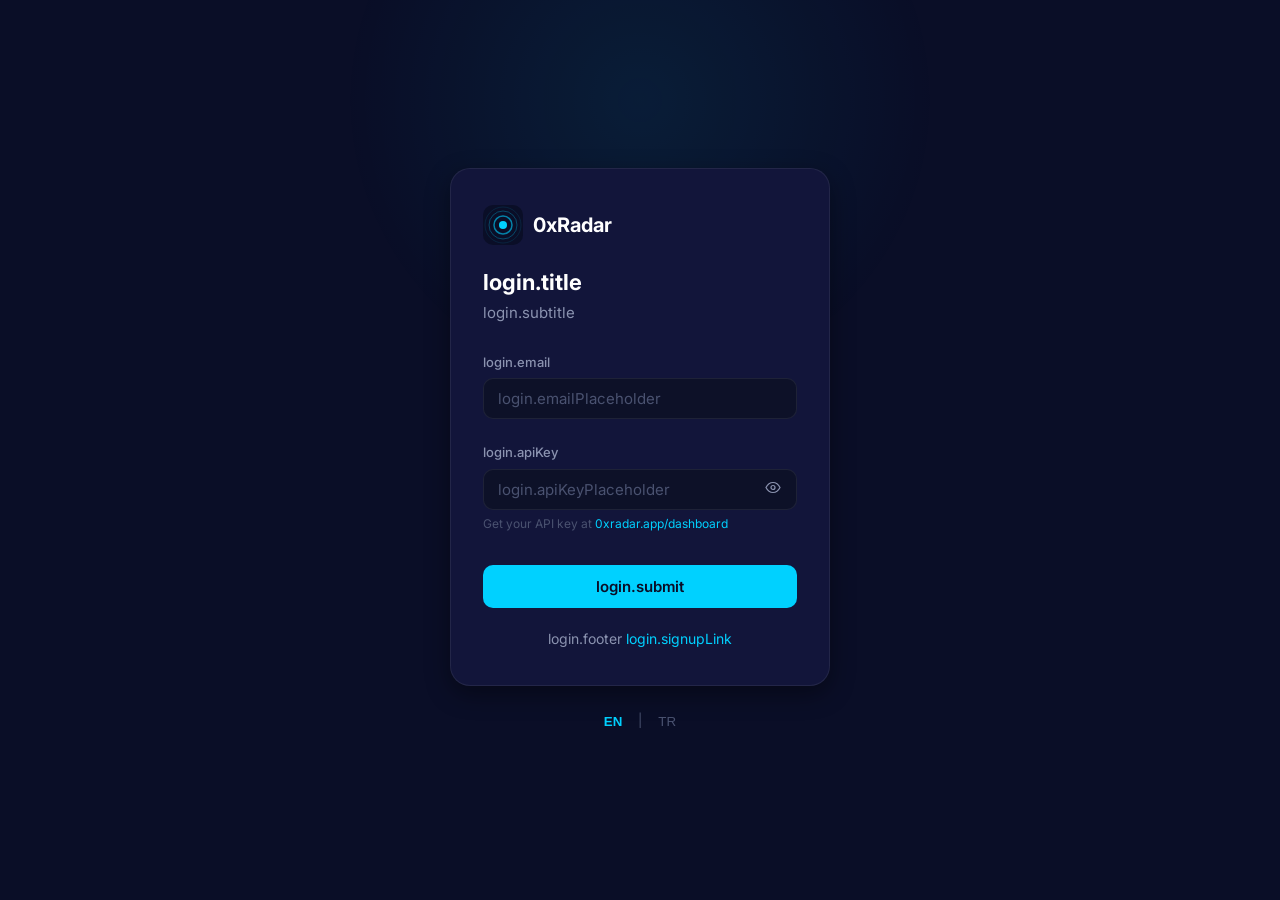
<file: landing/dashboard/settings.html>
<!DOCTYPE html>
<html lang="en">
<head>
  <meta charset="UTF-8">
  <meta name="viewport" content="width=device-width, initial-scale=1.0">
  <title>Settings — 0xRadar</title>
  <link rel="stylesheet" href="assets/dashboard.css">
  <link rel="icon" type="image/svg+xml" href="../favicon.svg">
</head>
<body>
  <div class="app-shell">

    <!-- Sidebar backdrop (mobile) -->
    <div class="sidebar-backdrop" id="sidebar-backdrop"></div>

    <!-- Sidebar -->
    <aside class="sidebar" id="sidebar">
      <div class="sidebar-header">
        <a href="dashboard.html" class="sidebar-logo">
          <svg viewBox="0 0 40 40" fill="none" xmlns="http://www.w3.org/2000/svg" width="28" height="28">
            <rect width="40" height="40" rx="8" fill="#0A0E27"/>
            <circle cx="20" cy="20" r="4" fill="#00D1FF"/>
            <circle cx="20" cy="20" r="9" stroke="#00D1FF" stroke-width="1.5" opacity="0.6"/>
            <circle cx="20" cy="20" r="14" stroke="#00D1FF" stroke-width="1" opacity="0.3"/>
          </svg>
          <span class="sidebar-logo-text">0xRadar</span>
        </a>
      </div>

      <nav class="sidebar-nav">
        <span class="nav-section-label">Main</span>
        <a href="dashboard.html" class="nav-item" data-page="dashboard">
          <svg viewBox="0 0 20 20" fill="none">
            <rect x="2" y="2" width="7" height="7" rx="1.5" stroke="currentColor" stroke-width="1.5"/>
            <rect x="11" y="2" width="7" height="7" rx="1.5" stroke="currentColor" stroke-width="1.5"/>
            <rect x="2" y="11" width="7" height="7" rx="1.5" stroke="currentColor" stroke-width="1.5"/>
            <rect x="11" y="11" width="7" height="7" rx="1.5" stroke="currentColor" stroke-width="1.5"/>
          </svg>
          Dashboard
        </a>
        <a href="dashboard.html#keys" class="nav-item" data-page="keys">
          <svg viewBox="0 0 20 20" fill="none">
            <path d="M15.5 7.5h-2a4 4 0 010 8h2m0-4v4m0-4v-1a3 3 0 016 0v1m-6-2h1.5a2.5 2.5 0 010 5H15m0-5H17" stroke="currentColor" stroke-width="1.5" stroke-linecap="round"/>
          </svg>
          API Keys
        </a>
        <a href="dashboard.html#subscription" class="nav-item" data-page="subscription">
          <svg viewBox="0 0 20 20" fill="none">
            <rect x="2" y="5" width="16" height="12" rx="2" stroke="currentColor" stroke-width="1.5"/>
            <path d="M2 8l4 3 3-2 3 2 4-3" stroke="currentColor" stroke-width="1.5" stroke-linecap="round"/>
          </svg>
          Subscription
        </a>
        <a href="settings.html" class="nav-item active" data-page="settings">
          <svg viewBox="0 0 20 20" fill="none">
            <circle cx="10" cy="10" r="3" stroke="currentColor" stroke-width="1.5"/>
            <path d="M10 2v2m0 12v2M2 10h2m12 0h2M4.22 4.22l1.42 1.42m8.72 8.72 1.42 1.42M4.22 15.78l1.42-1.42M13.36 13.36l1.42-1.42" stroke="currentColor" stroke-width="1.5" stroke-linecap="round"/>
          </svg>
          Settings
        </a>
      </nav>

      <div class="sidebar-footer">
        <a href="https://api.0xradar.app/docs" target="_blank" class="nav-item">
          <svg viewBox="0 0 20 20" fill="none">
            <circle cx="10" cy="10" r="8" stroke="currentColor" stroke-width="1.5"/>
            <path d="M8 7.5a2 2 0 114 0 2 2 0 01-4 0z" fill="currentColor"/>
            <path d="M10 13.5c0-1.5 2-2 2-3.5a2 2 0 00-4 0" stroke="currentColor" stroke-width="1.2" stroke-linecap="round"/>
          </svg>
          API Docs
        </a>
        <button class="nav-item" id="btn-logout">
          <svg viewBox="0 0 20 20" fill="none">
            <path d="M13 3h3a2 2 0 012 2v9a2 2 0 01-2 2h-3M7 10l4 4-4 4" stroke="currentColor" stroke-width="1.5" stroke-linecap="round" stroke-linejoin="round"/>
            <path d="M11 7H7" stroke="currentColor" stroke-width="1.5" stroke-linecap="round"/>
          </svg>
          Logout
        </button>
      </div>
    </aside>

    <!-- Main content -->
    <main class="main-content">
      <!-- Top header -->
      <header class="top-header">
        <div class="header-left">
          <button class="sidebar-toggle" id="sidebar-toggle" aria-label="Toggle menu">
            <svg width="20" height="20" viewBox="0 0 20 20" fill="none">
              <path d="M3 5h14M3 10h14M3 15h14" stroke="currentColor" stroke-width="1.5" stroke-linecap="round"/>
            </svg>
          </button>
          <h1 class="page-title">Account Settings</h1>
        </div>
        <div class="header-right">
          <button class="theme-toggle" id="btn-theme" title="Toggle theme">
            <svg id="icon-sun" width="16" height="16" viewBox="0 0 16 16" fill="none">
              <circle cx="8" cy="8" r="3" stroke="currentColor" stroke-width="1.5"/>
              <path d="M8 1.5v1m0 11v1M1.5 8h1m11 0h1M3.05 3.05l.7.7m8.5 8.5.7.7M3.05 12.95l.7-.7m8.5-8.5.7-.7" stroke="currentColor" stroke-width="1.2" stroke-linecap="round"/>
            </svg>
          </button>

          <div class="user-menu">
            <button class="user-menu-btn" id="user-menu-btn">
              <div class="user-avatar" id="user-avatar">U</div>
              <span class="user-email" id="user-email">user@example.com</span>
              <svg width="12" height="12" viewBox="0 0 12 12" fill="none">
                <path d="M3 4.5l3 3 3-3" stroke="currentColor" stroke-width="1.2" stroke-linecap="round"/>
              </svg>
            </button>
            <div class="user-dropdown" id="user-dropdown">
              <a href="settings.html" class="dropdown-item">
                <svg width="14" height="14" viewBox="0 0 14 14" fill="none">
                  <circle cx="7" cy="7" r="2" stroke="currentColor" stroke-width="1.3"/>
                  <path d="M7 1.5v1.5m0 9v1.5M1.5 7h1.5m9 0h1.5M3 3l.7.7m6.6 6.6.7.7M3 11l.7-.7m6.6-6.6.7-.7" stroke="currentColor" stroke-width="1.2" stroke-linecap="round"/>
                </svg>
                Settings
              </a>
              <div class="dropdown-divider"></div>
              <button class="dropdown-item danger" id="dropdown-logout">
                <svg width="14" height="14" viewBox="0 0 14 14" fill="none">
                  <path d="M10 3.5h2.5a1 1 0 011 1v5a1 1 0 01-1 1H10M6 10l3-3-3-3M9 7H4" stroke="currentColor" stroke-width="1.3" stroke-linecap="round" stroke-linejoin="round"/>
                </svg>
                Logout
              </button>
            </div>
          </div>
        </div>
      </header>

      <!-- Page content -->
      <div class="page-container">

        <!-- Email Section -->
        <div class="card" style="margin-bottom: 20px;">
          <div class="card-header">
            <h2 class="card-title">Email Address</h2>
          </div>
          <div id="email-section">
            <div style="display: flex; align-items: center; justify-content: space-between; margin-bottom: 16px;">
              <div>
                <p class="text-sm" style="margin-bottom: 4px; color: var(--text-secondary);">Your account email. Used for login and billing.</p>
                <p class="font-mono" id="current-email" style="font-size: 1rem;">user@example.com</p>
              </div>
              <button class="btn btn-secondary" id="btn-change-email">Change Email</button>
            </div>
          </div>
        </div>

        <!-- Notifications Section -->
        <div class="card" style="margin-bottom: 20px;">
          <div class="card-header">
            <h2 class="card-title">Notification Preferences</h2>
          </div>
          <div id="notifications-section">
            <div class="toggle-row">
              <div>
                <div class="toggle-label-text">Rate limit warning</div>
                <div class="toggle-label-desc">Notify when you reach 80% of your daily limit</div>
              </div>
              <label class="toggle">
                <input type="checkbox" id="notif-rate-limit" checked>
                <span class="toggle-slider"></span>
              </label>
            </div>
            <div class="toggle-row">
              <div>
                <div class="toggle-label-text">Subscription expiring</div>
                <div class="toggle-label-desc">Reminder 7 days before your subscription renews</div>
              </div>
              <label class="toggle">
                <input type="checkbox" id="notif-expiry" checked>
                <span class="toggle-slider"></span>
              </label>
            </div>
            <div class="toggle-row">
              <div>
                <div class="toggle-label-text">New features</div>
                <div class="toggle-label-desc">Be the first to know about new API features and endpoints</div>
              </div>
              <label class="toggle">
                <input type="checkbox" id="notif-features">
                <span class="toggle-slider"></span>
              </label>
            </div>
          </div>
        </div>

        <!-- Language Section -->
        <div class="card" style="margin-bottom: 20px;">
          <div class="card-header">
            <h2 class="card-title">Language</h2>
          </div>
          <div class="form-group" style="margin-bottom: 0;">
            <div style="display: flex; gap: 10px;">
              <button class="btn btn-secondary lang-btn" id="btn-lang-en" data-lang="en">English</button>
              <button class="btn btn-secondary lang-btn" id="btn-lang-tr" data-lang="tr">Türkçe</button>
            </div>
          </div>
        </div>

        <!-- Danger Zone -->
        <div class="card" style="margin-bottom: 20px; border-color: rgba(255, 82, 82, 0.2);">
          <div class="card-header">
            <h2 class="card-title" style="color: var(--danger);">Danger Zone</h2>
          </div>
          <div style="display: flex; align-items: center; justify-content: space-between; flex-wrap: wrap; gap: 12px;">
            <div>
              <p style="font-size: 0.9375rem; color: var(--text-primary); margin-bottom: 4px;">Delete Account</p>
              <p class="text-sm" style="color: var(--text-secondary);">Permanently delete your account, all API keys, and usage history. This cannot be undone.</p>
            </div>
            <button class="btn btn-danger" id="btn-delete-account">Delete Account</button>
          </div>
        </div>

        <!-- Footer info -->
        <div style="text-align: center; padding: 20px 0; border-top: 1px solid var(--border); margin-top: 12px;">
          <p class="text-sm text-muted">
            0xRadar Dashboard v1.0.0 —
            <a href="https://0xradar.app/privacy" target="_blank" class="text-accent">Privacy Policy</a> —
            <a href="https://0xradar.app/terms" target="_blank" class="text-accent">Terms of Service</a>
          </p>
        </div>

      </div>
    </main>
  </div>

  <!-- Toast container -->
  <div class="toast-container" id="toast-container"></div>

  <!-- Delete account confirmation modal -->
  <div class="modal-backdrop" id="modal-delete-account">
    <div class="modal">
      <h2 class="modal-title" style="color: var(--danger);">Delete Account?</h2>
      <p class="modal-desc">This will permanently delete your account, all API keys, and usage history. This action cannot be undone.</p>
      <div class="form-group">
        <label for="input-delete-confirm" class="form-label">Type your email to confirm:</label>
        <input type="text" id="input-delete-confirm" class="form-input" placeholder="user@example.com">
      </div>
      <div class="modal-actions">
        <button class="btn btn-secondary" id="btn-cancel-delete">Cancel</button>
        <button class="btn btn-danger" id="btn-confirm-delete" disabled>Delete Forever</button>
      </div>
    </div>
  </div>

  <!-- Change email modal -->
  <div class="modal-backdrop" id="modal-change-email">
    <div class="modal">
      <h2 class="modal-title">Change Email</h2>
      <p class="modal-desc">Enter your new email address. A verification link will be sent to confirm the change.</p>
      <div class="form-group">
        <label for="input-new-email" class="form-label">New Email</label>
        <input type="email" id="input-new-email" class="form-input" placeholder="new@example.com">
      </div>
      <div class="form-hint error hidden" id="email-change-error" style="margin-top: 6px;"></div>
      <div class="modal-actions">
        <button class="btn btn-secondary" id="btn-cancel-email">Cancel</button>
        <button class="btn btn-primary" id="btn-confirm-email">Send Verification</button>
      </div>
    </div>
  </div>

  <script src="assets/i18n.js"></script>
  <script src="assets/auth.js"></script>
  <script src="assets/api.js"></script>
  <script>
    (function () {
      'use strict';

      initI18n();

      // ─── Auth Guard ───────────────────────────────────────────────
      if (!Auth.isSessionValid()) {
        window.location.href = 'login.html?return=' + encodeURIComponent(window.location.href);
        return;
      }

      const currentUser = Auth.getCurrentUser();

      // ─── DOM refs ────────────────────────────────────────────────
      const $sidebarBackdrop = document.getElementById('sidebar-backdrop');
      const $sidebarToggle = document.getElementById('sidebar-toggle');

      // ─── Theme ────────────────────────────────────────────────────
      function applyTheme(isDark) {
        if (isDark) {
          document.body.classList.remove('light-mode');
        } else {
          document.body.classList.add('light-mode');
        }
        localStorage.setItem('0xr_theme', isDark ? 'dark' : 'light');
      }

      function initTheme() {
        const stored = localStorage.getItem('0xr_theme');
        if (stored === 'light') applyTheme(false);
        else if (stored === 'dark') applyTheme(true);
        else applyTheme(true);
      }

      document.getElementById('btn-theme').addEventListener('click', () => {
        const isDark = !document.body.classList.contains('light-mode');
        applyTheme(isDark);
      });

      // ─── Sidebar (mobile) ─────────────────────────────────────────
      document.getElementById('sidebar-toggle').addEventListener('click', () => {
        document.getElementById('sidebar').classList.toggle('open');
        $sidebarBackdrop.classList.toggle('open');
      });

      $sidebarBackdrop.addEventListener('click', () => {
        document.getElementById('sidebar').classList.remove('open');
        $sidebarBackdrop.classList.remove('open');
      });

      // ─── User display ─────────────────────────────────────────────
      const email = currentUser?.email || 'user@example.com';
      document.getElementById('user-email').textContent = email;
      document.getElementById('user-avatar').textContent = email.charAt(0).toUpperCase();
      document.getElementById('current-email').textContent = email;

      // ─── User menu ────────────────────────────────────────────────
      document.getElementById('user-menu-btn').addEventListener('click', (e) => {
        e.stopPropagation();
        document.getElementById('user-dropdown').classList.toggle('open');
      });
      document.addEventListener('click', () => {
        document.getElementById('user-dropdown').classList.remove('open');
      });

      // ─── Logout ───────────────────────────────────────────────────
      function bindLogout(btn) {
        btn.addEventListener('click', async () => {
          await Auth.logout();
        });
      }
      bindLogout(document.getElementById('btn-logout'));
      bindLogout(document.getElementById('dropdown-logout'));

      // ─── Toast ────────────────────────────────────────────────────
      const $toastContainer = document.getElementById('toast-container');

      function showToast(title, message, type = 'info') {
        const icons = { success: '✓', error: '✕', warning: '⚠', info: 'ℹ' };
        const toast = document.createElement('div');
        toast.className = `toast ${type}`;
        toast.innerHTML = `
          <span class="toast-icon">${icons[type] || icons.info}</span>
          <div class="toast-content">
            <div class="toast-title">${title}</div>
            ${message ? `<div class="toast-message">${message}</div>` : ''}
          </div>
          <button class="toast-close">×</button>
        `;
        $toastContainer.appendChild(toast);
        toast.querySelector('.toast-close').addEventListener('click', () => toast.remove());
        setTimeout(() => toast.remove(), 4000);
      }

      // ─── Language ─────────────────────────────────────────────────
      function updateLangButtons() {
        document.querySelectorAll('.lang-btn').forEach(btn => {
          const isActive = btn.dataset.lang === I18n.getLocale();
          btn.classList.toggle('btn-primary', isActive);
          btn.classList.toggle('btn-secondary', !isActive);
        });
      }

      document.querySelectorAll('.lang-btn').forEach(btn => {
        btn.addEventListener('click', () => {
          I18n.setLocale(btn.dataset.lang);
          updateLangButtons();
          updatePageTexts();
        });
      });

      function updatePageTexts() {
        document.title = I18n.t('settings.title') + ' — 0xRadar';
        document.querySelector('.page-title').textContent = I18n.t('settings.title');
      }

      // ─── Notifications ────────────────────────────────────────────
      // Load from localStorage (MVP — no backend)
      function loadNotificationPrefs() {
        const prefs = JSON.parse(localStorage.getItem('0xr_notif_prefs') || '{}');
        document.getElementById('notif-rate-limit').checked = prefs.rateLimit !== false;
        document.getElementById('notif-expiry').checked = prefs.expiry !== false;
        document.getElementById('notif-features').checked = prefs.features || false;
      }

      function saveNotificationPrefs() {
        const prefs = {
          rateLimit: document.getElementById('notif-rate-limit').checked,
          expiry: document.getElementById('notif-expiry').checked,
          features: document.getElementById('notif-features').checked
        };
        localStorage.setItem('0xr_notif_prefs', JSON.stringify(prefs));
        showToast(I18n.t('toast.saved'), '', 'success');
      }

      document.getElementById('notif-rate-limit').addEventListener('change', saveNotificationPrefs);
      document.getElementById('notif-expiry').addEventListener('change', saveNotificationPrefs);
      document.getElementById('notif-features').addEventListener('change', saveNotificationPrefs);

      // ─── Change email modal ─────────────────────────────────────────
      document.getElementById('btn-change-email').addEventListener('click', () => {
        document.getElementById('input-new-email').value = '';
        document.getElementById('email-change-error').classList.add('hidden');
        document.getElementById('modal-change-email').classList.add('open');
      });

      document.getElementById('btn-cancel-email').addEventListener('click', () => {
        document.getElementById('modal-change-email').classList.remove('open');
      });

      document.getElementById('btn-confirm-email').addEventListener('click', async () => {
        const newEmail = document.getElementById('input-new-email').value.trim();
        const errorEl = document.getElementById('email-change-error');

        if (!newEmail || !newEmail.includes('@')) {
          errorEl.textContent = 'Invalid email address';
          errorEl.classList.remove('hidden');
          return;
        }

        if (newEmail === currentUser.email) {
          errorEl.textContent = 'This is already your current email';
          errorEl.classList.remove('hidden');
          return;
        }

        document.getElementById('btn-confirm-email').disabled = true;
        errorEl.classList.add('hidden');

        // TODO: Call API to send verification email
        // For now, simulate success
        setTimeout(() => {
          document.getElementById('modal-change-email').classList.remove('open');
          showToast('Verification email sent', `Check ${newEmail} for a confirmation link`, 'success');
          document.getElementById('btn-confirm-email').disabled = false;
        }, 1000);
      });

      // ─── Delete account modal ──────────────────────────────────────
      const deleteModal = document.getElementById('modal-delete-account');
      const deleteInput = document.getElementById('input-delete-confirm');
      const confirmBtn = document.getElementById('btn-confirm-delete');

      document.getElementById('btn-delete-account').addEventListener('click', () => {
        deleteInput.value = '';
        confirmBtn.disabled = true;
        deleteModal.classList.add('open');
      });

      document.getElementById('btn-cancel-delete').addEventListener('click', () => {
        deleteModal.classList.remove('open');
      });

      deleteInput.addEventListener('input', () => {
        confirmBtn.disabled = deleteInput.value.trim() !== email;
      });

      confirmBtn.addEventListener('click', async () => {
        confirmBtn.disabled = true;
        const token = Auth.getAuthToken();

        try {
          await Api.deleteAccount(token);
          deleteModal.classList.remove('open');
          showToast(I18n.t('settings.deleted'), '', 'success');
          setTimeout(() => Auth.logout(), 2000);
        } catch (err) {
          showToast(I18n.t('toast.error'), err.message, 'error');
          confirmBtn.disabled = false;
        }
      });

      // ─── Init ─────────────────────────────────────────────────────
      initTheme();
      loadNotificationPrefs();
      updateLangButtons();
      updatePageTexts();
    })();
  </script>
</body>
</html>
</file>
<file: landing/dashboard/assets/dashboard.css>
/**
 * dashboard.css — 0xRadar User Dashboard
 *
 * Design system:
 * - Dark theme default (#0A0E27 base)
 * - Cyan accent (#00D1FF)
 * - Card-based layout
 * - Sidebar navigation
 */

/* === Google Font === */
@import url('https://fonts.googleapis.com/css2?family=Inter:wght@400;500;600;700&family=JetBrains+Mono:wght@400;500&display=swap');

/* === CSS Variables === */
:root {
  --bg-primary: #0A0E27;
  --bg-secondary: #0F1230;
  --bg-card: #12153A;
  --bg-card-hover: #161B45;
  --bg-input: #0D1128;
  --bg-input-focus: #111530;
  --bg-sidebar: #0C1025;
  --bg-dropdown: #161B45;

  --accent: #00D1FF;
  --accent-dim: rgba(0, 209, 255, 0.12);
  --accent-hover: #00B8E0;
  --accent-glow: rgba(0, 209, 255, 0.25);

  --text-primary: #FFFFFF;
  --text-secondary: #8B93B0;
  --text-muted: #4A5270;
  --text-link: #00D1FF;

  --border: rgba(255, 255, 255, 0.07);
  --border-strong: rgba(255, 255, 255, 0.12);
  --border-accent: rgba(0, 209, 255, 0.3);

  --success: #00E676;
  --success-dim: rgba(0, 230, 118, 0.12);
  --warning: #FFB300;
  --warning-dim: rgba(255, 179, 0, 0.12);
  --danger: #FF5252;
  --danger-dim: rgba(255, 82, 82, 0.12);
  --info: #00B8FF;

  --radius-sm: 6px;
  --radius-md: 10px;
  --radius-lg: 14px;
  --radius-xl: 20px;

  --shadow-card: 0 2px 8px rgba(0, 0, 0, 0.3);
  --shadow-elevated: 0 8px 24px rgba(0, 0, 0, 0.4);

  --font-sans: 'Inter', system-ui, -apple-system, sans-serif;
  --font-mono: 'JetBrains Mono', 'SF Mono', 'Consolas', monospace;

  --sidebar-width: 240px;
  --header-height: 64px;
  --max-content-width: 1200px;

  --transition-fast: 0.15s ease;
  --transition-normal: 0.25s ease;
}

/* === Reset === */
*, *::before, *::after {
  box-sizing: border-box;
  margin: 0;
  padding: 0;
}

html {
  font-size: 16px;
  -webkit-font-smoothing: antialiased;
  -moz-osx-font-smoothing: grayscale;
}

body {
  font-family: var(--font-sans);
  background: var(--bg-primary);
  color: var(--text-primary);
  min-height: 100vh;
  line-height: 1.5;
}

/* Light mode */
body.light-mode {
  --bg-primary: #F5F6FA;
  --bg-secondary: #FFFFFF;
  --bg-card: #FFFFFF;
  --bg-card-hover: #F0F1F8;
  --bg-input: #F0F1F8;
  --bg-sidebar: #ECEEF5;
  --bg-dropdown: #FFFFFF;

  --text-primary: #0A0E27;
  --text-secondary: #5A6380;
  --text-muted: #8B93B0;

  --border: rgba(0, 0, 0, 0.08);
  --border-strong: rgba(0, 0, 0, 0.12);

  --accent: #0099CC;
  --accent-dim: rgba(0, 153, 204, 0.1);
  --accent-hover: #007AA3;
}

/* === Typography === */
h1, h2, h3, h4 {
  font-weight: 600;
  line-height: 1.25;
}

h1 { font-size: 1.75rem; }
h2 { font-size: 1.375rem; }
h3 { font-size: 1.125rem; }
h4 { font-size: 0.9375rem; }

p { color: var(--text-secondary); }

a {
  color: var(--accent);
  text-decoration: none;
  transition: color var(--transition-fast);
}
a:hover { color: var(--accent-hover); }

/* === Layout Shell === */
.app-shell {
  display: flex;
  min-height: 100vh;
}

/* Sidebar */
.sidebar {
  width: var(--sidebar-width);
  background: var(--bg-sidebar);
  border-right: 1px solid var(--border);
  display: flex;
  flex-direction: column;
  position: fixed;
  top: 0;
  left: 0;
  bottom: 0;
  z-index: 100;
  transition: transform var(--transition-normal);
}

.sidebar-header {
  padding: 20px 20px 16px;
  border-bottom: 1px solid var(--border);
  display: flex;
  align-items: center;
  gap: 10px;
}

.sidebar-logo {
  display: flex;
  align-items: center;
  gap: 8px;
  text-decoration: none;
}

.sidebar-logo svg {
  width: 28px;
  height: 28px;
  flex-shrink: 0;
}

.sidebar-logo-text {
  font-size: 1rem;
  font-weight: 700;
  color: var(--text-primary);
}

.sidebar-nav {
  flex: 1;
  padding: 12px 10px;
  overflow-y: auto;
  display: flex;
  flex-direction: column;
  gap: 2px;
}

.nav-section-label {
  font-size: 0.6875rem;
  font-weight: 600;
  color: var(--text-muted);
  text-transform: uppercase;
  letter-spacing: 0.8px;
  padding: 12px 10px 6px;
}

.nav-item {
  display: flex;
  align-items: center;
  gap: 10px;
  padding: 9px 12px;
  border-radius: var(--radius-md);
  color: var(--text-secondary);
  font-size: 0.875rem;
  font-weight: 500;
  text-decoration: none;
  transition: background var(--transition-fast), color var(--transition-fast);
  cursor: pointer;
  border: none;
  background: transparent;
  width: 100%;
  text-align: left;
}

.nav-item svg {
  width: 18px;
  height: 18px;
  flex-shrink: 0;
  opacity: 0.7;
}

.nav-item:hover {
  background: var(--bg-card);
  color: var(--text-primary);
}

.nav-item:hover svg { opacity: 1; }

.nav-item.active {
  background: var(--accent-dim);
  color: var(--accent);
}

.nav-item.active svg {
  opacity: 1;
  color: var(--accent);
}

.nav-item-badge {
  margin-left: auto;
  background: var(--accent-dim);
  color: var(--accent);
  font-size: 0.6875rem;
  font-weight: 600;
  padding: 2px 7px;
  border-radius: 10px;
}

.sidebar-footer {
  padding: 12px 10px;
  border-top: 1px solid var(--border);
  display: flex;
  flex-direction: column;
  gap: 4px;
}

/* Main Content */
.main-content {
  flex: 1;
  margin-left: var(--sidebar-width);
  min-height: 100vh;
  display: flex;
  flex-direction: column;
}

/* Top Header */
.top-header {
  height: var(--header-height);
  background: var(--bg-secondary);
  border-bottom: 1px solid var(--border);
  display: flex;
  align-items: center;
  justify-content: space-between;
  padding: 0 24px;
  position: sticky;
  top: 0;
  z-index: 50;
}

.header-left {
  display: flex;
  align-items: center;
  gap: 12px;
}

.sidebar-toggle {
  display: none;
  background: transparent;
  border: none;
  color: var(--text-secondary);
  cursor: pointer;
  padding: 8px;
  border-radius: var(--radius-sm);
}

.sidebar-toggle:hover {
  background: var(--bg-card);
}

.header-right {
  display: flex;
  align-items: center;
  gap: 12px;
}

.theme-toggle {
  background: transparent;
  border: 1px solid var(--border);
  border-radius: var(--radius-sm);
  color: var(--text-secondary);
  cursor: pointer;
  padding: 8px;
  display: flex;
  align-items: center;
  justify-content: center;
  transition: all var(--transition-fast);
}

.theme-toggle:hover {
  background: var(--bg-card);
  color: var(--text-primary);
}

.user-menu {
  position: relative;
}

.user-menu-btn {
  display: flex;
  align-items: center;
  gap: 8px;
  background: var(--bg-card);
  border: 1px solid var(--border);
  border-radius: var(--radius-md);
  padding: 6px 10px 6px 8px;
  cursor: pointer;
  transition: all var(--transition-fast);
}

.user-menu-btn:hover {
  background: var(--bg-card-hover);
  border-color: var(--border-strong);
}

.user-avatar {
  width: 28px;
  height: 28px;
  border-radius: 50%;
  background: var(--accent-dim);
  display: flex;
  align-items: center;
  justify-content: center;
  font-size: 0.75rem;
  font-weight: 600;
  color: var(--accent);
}

.user-email {
  font-size: 0.875rem;
  color: var(--text-primary);
  max-width: 160px;
  overflow: hidden;
  text-overflow: ellipsis;
  white-space: nowrap;
}

.user-dropdown {
  position: absolute;
  top: calc(100% + 6px);
  right: 0;
  background: var(--bg-dropdown);
  border: 1px solid var(--border-strong);
  border-radius: var(--radius-lg);
  padding: 6px;
  min-width: 200px;
  box-shadow: var(--shadow-elevated);
  display: none;
  z-index: 200;
}

.user-dropdown.open { display: block; }

.dropdown-item {
  display: flex;
  align-items: center;
  gap: 8px;
  padding: 8px 10px;
  border-radius: var(--radius-sm);
  font-size: 0.875rem;
  color: var(--text-secondary);
  cursor: pointer;
  transition: all var(--transition-fast);
  border: none;
  background: transparent;
  width: 100%;
  text-align: left;
  text-decoration: none;
}

.dropdown-item:hover {
  background: var(--bg-card-hover);
  color: var(--text-primary);
}

.dropdown-item.danger {
  color: var(--danger);
}

.dropdown-item.danger:hover {
  background: var(--danger-dim);
}

.dropdown-divider {
  height: 1px;
  background: var(--border);
  margin: 4px 0;
}

/* Page Container */
.page-container {
  padding: 28px 32px;
  max-width: var(--max-content-width);
  width: 100%;
}

.page-header {
  margin-bottom: 28px;
}

.page-title {
  font-size: 1.5rem;
  font-weight: 700;
  margin-bottom: 4px;
}

.page-subtitle {
  font-size: 0.9375rem;
  color: var(--text-secondary);
}

/* Cards */
.card {
  background: var(--bg-card);
  border: 1px solid var(--border);
  border-radius: var(--radius-lg);
  padding: 20px;
  box-shadow: var(--shadow-card);
}

.card-header {
  display: flex;
  align-items: center;
  justify-content: space-between;
  margin-bottom: 16px;
}

.card-title {
  font-size: 1rem;
  font-weight: 600;
}

.card-action {
  font-size: 0.8125rem;
  color: var(--accent);
  cursor: pointer;
  background: transparent;
  border: none;
  padding: 0;
  transition: color var(--transition-fast);
}

.card-action:hover { color: var(--accent-hover); }

/* Grid Layouts */
.stats-grid {
  display: grid;
  grid-template-columns: repeat(auto-fit, minmax(180px, 1fr));
  gap: 16px;
  margin-bottom: 24px;
}

.stats-card {
  background: var(--bg-card);
  border: 1px solid var(--border);
  border-radius: var(--radius-lg);
  padding: 16px 18px;
  display: flex;
  flex-direction: column;
  gap: 6px;
}

.stats-label {
  font-size: 0.75rem;
  color: var(--text-muted);
  text-transform: uppercase;
  letter-spacing: 0.5px;
  font-weight: 500;
}

.stats-value {
  font-size: 1.75rem;
  font-weight: 700;
  color: var(--text-primary);
}

.stats-value.accent { color: var(--accent); }
.stats-value.success { color: var(--success); }
.stats-value.warning { color: var(--warning); }
.stats-value.danger { color: var(--danger); }

.stats-meta {
  font-size: 0.75rem;
  color: var(--text-muted);
}

/* Section grid */
.dashboard-grid {
  display: grid;
  grid-template-columns: 1fr 1fr;
  gap: 20px;
}

.dashboard-grid.full-width {
  grid-template-columns: 1fr;
}

/* === Forms === */
.form-group {
  margin-bottom: 20px;
}

.form-label {
  display: block;
  font-size: 0.8125rem;
  font-weight: 500;
  color: var(--text-secondary);
  margin-bottom: 6px;
}

.form-input {
  width: 100%;
  background: var(--bg-input);
  border: 1px solid var(--border);
  border-radius: var(--radius-md);
  padding: 10px 14px;
  font-size: 0.9375rem;
  font-family: var(--font-sans);
  color: var(--text-primary);
  outline: none;
  transition: border-color var(--transition-fast), box-shadow var(--transition-fast);
}

.form-input::placeholder { color: var(--text-muted); }

.form-input:focus {
  border-color: var(--accent);
  box-shadow: 0 0 0 3px var(--accent-dim);
}

.form-input.mono {
  font-family: var(--font-mono);
  font-size: 0.875rem;
}

.form-hint {
  font-size: 0.75rem;
  color: var(--text-muted);
  margin-top: 5px;
}

.form-hint.error { color: var(--danger); }
.form-hint.success { color: var(--success); }

.form-row {
  display: flex;
  gap: 12px;
}

/* === Buttons === */
.btn {
  display: inline-flex;
  align-items: center;
  justify-content: center;
  gap: 7px;
  padding: 9px 18px;
  border-radius: var(--radius-md);
  font-size: 0.875rem;
  font-weight: 600;
  font-family: var(--font-sans);
  cursor: pointer;
  transition: all var(--transition-fast);
  border: none;
  text-decoration: none;
  white-space: nowrap;
}

.btn:disabled {
  opacity: 0.5;
  cursor: not-allowed;
}

.btn-primary {
  background: var(--accent);
  color: var(--bg-primary);
}

.btn-primary:hover:not(:disabled) {
  background: var(--accent-hover);
}

.btn-secondary {
  background: transparent;
  border: 1px solid var(--border-strong);
  color: var(--text-secondary);
}

.btn-secondary:hover:not(:disabled) {
  background: var(--bg-card);
  border-color: var(--accent);
  color: var(--accent);
}

.btn-danger {
  background: var(--danger);
  color: white;
}

.btn-danger:hover:not(:disabled) {
  opacity: 0.85;
}

.btn-ghost {
  background: transparent;
  color: var(--text-secondary);
  border: none;
  padding: 6px 10px;
}

.btn-ghost:hover {
  background: var(--bg-card);
  color: var(--text-primary);
}

.btn-sm {
  padding: 6px 12px;
  font-size: 0.8125rem;
}

.btn-icon {
  padding: 8px;
  background: transparent;
  border: 1px solid var(--border);
  border-radius: var(--radius-sm);
  color: var(--text-secondary);
  cursor: pointer;
  transition: all var(--transition-fast);
}

.btn-icon:hover {
  background: var(--accent-dim);
  border-color: var(--accent);
  color: var(--accent);
}

/* === Badges / Pills === */
.badge {
  display: inline-flex;
  align-items: center;
  gap: 4px;
  padding: 3px 10px;
  border-radius: 20px;
  font-size: 0.75rem;
  font-weight: 600;
}

.badge-pro {
  background: var(--accent-dim);
  color: var(--accent);
}

.badge-free {
  background: var(--bg-card);
  border: 1px solid var(--border);
  color: var(--text-secondary);
}

.badge-lifetime {
  background: var(--success-dim);
  color: var(--success);
}

.badge-warning {
  background: var(--warning-dim);
  color: var(--warning);
}

.badge-danger {
  background: var(--danger-dim);
  color: var(--danger);
}

/* === Tables === */
.data-table {
  width: 100%;
  border-collapse: collapse;
}

.data-table th {
  font-size: 0.6875rem;
  font-weight: 600;
  color: var(--text-muted);
  text-transform: uppercase;
  letter-spacing: 0.5px;
  text-align: left;
  padding: 8px 12px;
  border-bottom: 1px solid var(--border);
}

.data-table td {
  padding: 12px;
  font-size: 0.875rem;
  color: var(--text-primary);
  border-bottom: 1px solid var(--border);
  vertical-align: middle;
}

.data-table tr:last-child td { border-bottom: none; }

.data-table tbody tr:hover {
  background: var(--bg-card-hover);
}

.table-empty {
  text-align: center;
  padding: 40px 20px;
  color: var(--text-muted);
  font-size: 0.875rem;
}

/* === API Key Display === */
.api-key-display {
  display: flex;
  align-items: center;
  gap: 10px;
  background: var(--bg-input);
  border: 1px solid var(--border);
  border-radius: var(--radius-md);
  padding: 10px 14px;
  font-family: var(--font-mono);
  font-size: 0.875rem;
}

.api-key-prefix {
  color: var(--text-muted);
}

.api-key-hidden {
  color: var(--text-secondary);
  letter-spacing: 2px;
}

.btn-copy {
  margin-left: auto;
  background: transparent;
  border: none;
  color: var(--text-muted);
  cursor: pointer;
  padding: 4px;
  display: flex;
  align-items: center;
  transition: color var(--transition-fast);
}

.btn-copy:hover { color: var(--accent); }
.btn-copy.copied { color: var(--success); }

/* === Playground / Tester === */
.playground-box {
  background: var(--bg-input);
  border: 1px solid var(--border);
  border-radius: var(--radius-md);
  overflow: hidden;
}

.playground-input-row {
  display: flex;
  border-bottom: 1px solid var(--border);
}

.playground-input {
  flex: 1;
  background: transparent;
  border: none;
  padding: 12px 14px;
  font-size: 0.875rem;
  font-family: var(--font-mono);
  color: var(--text-primary);
  outline: none;
}

.playground-input::placeholder { color: var(--text-muted); }

.playground-btn {
  padding: 12px 20px;
  background: var(--accent);
  color: var(--bg-primary);
  border: none;
  font-size: 0.875rem;
  font-weight: 600;
  cursor: pointer;
  transition: opacity var(--transition-fast);
}

.playground-btn:hover { opacity: 0.85; }

.playground-response {
  padding: 14px;
  font-family: var(--font-mono);
  font-size: 0.8125rem;
  line-height: 1.6;
  max-height: 300px;
  overflow: auto;
  white-space: pre-wrap;
  word-break: break-all;
  color: var(--text-secondary);
}

/* === Code snippets === */
.code-snippet {
  background: var(--bg-input);
  border: 1px solid var(--border);
  border-radius: var(--radius-md);
  padding: 14px 16px;
  font-family: var(--font-mono);
  font-size: 0.8125rem;
  line-height: 1.7;
  overflow-x: auto;
  position: relative;
}

.code-snippet code {
  color: var(--text-secondary);
}

.code-snippet .kw { color: #C792EA; }
.code-snippet .str { color: #C3E88D; }
.code-snippet .fn { color: #82AAFF; }
.code-snippet .cm { color: var(--text-muted); font-style: italic; }
.code-snippet .var { color: #F78C6C; }

/* === Chart container === */
.chart-container {
  position: relative;
  height: 200px;
  width: 100%;
}

/* === Tabs === */
.tabs {
  display: flex;
  gap: 2px;
  background: var(--bg-input);
  border-radius: var(--radius-md);
  padding: 4px;
  margin-bottom: 20px;
}

.tab-btn {
  flex: 1;
  padding: 8px 16px;
  background: transparent;
  border: none;
  border-radius: var(--radius-sm);
  font-size: 0.8125rem;
  font-weight: 500;
  color: var(--text-secondary);
  cursor: pointer;
  transition: all var(--transition-fast);
}

.tab-btn:hover {
  color: var(--text-primary);
}

.tab-btn.active {
  background: var(--bg-card);
  color: var(--accent);
  box-shadow: 0 1px 3px rgba(0,0,0,0.2);
}

/* === Toggle / Switch === */
.toggle-row {
  display: flex;
  align-items: center;
  justify-content: space-between;
  padding: 12px 0;
  border-bottom: 1px solid var(--border);
}

.toggle-row:last-child { border-bottom: none; }

.toggle-label-text {
  font-size: 0.9375rem;
  color: var(--text-primary);
  margin-bottom: 2px;
}

.toggle-label-desc {
  font-size: 0.75rem;
  color: var(--text-muted);
}

.toggle {
  position: relative;
  width: 44px;
  height: 24px;
  flex-shrink: 0;
}

.toggle input {
  opacity: 0;
  width: 0;
  height: 0;
  position: absolute;
}

.toggle-slider {
  position: absolute;
  inset: 0;
  background: var(--bg-input);
  border: 1px solid var(--border-strong);
  border-radius: 12px;
  cursor: pointer;
  transition: all var(--transition-fast);
}

.toggle-slider::before {
  content: '';
  position: absolute;
  width: 18px;
  height: 18px;
  left: 2px;
  bottom: 2px;
  background: var(--text-muted);
  border-radius: 50%;
  transition: all var(--transition-fast);
}

.toggle input:checked + .toggle-slider {
  background: var(--accent-dim);
  border-color: var(--accent);
}

.toggle input:checked + .toggle-slider::before {
  background: var(--accent);
  transform: translateX(20px);
}

/* === Progress bar === */
.progress-bar {
  height: 6px;
  background: var(--bg-input);
  border-radius: 3px;
  overflow: hidden;
}

.progress-fill {
  height: 100%;
  background: var(--accent);
  border-radius: 3px;
  transition: width var(--transition-normal);
}

.progress-fill.warning { background: var(--warning); }
.progress-fill.danger { background: var(--danger); }

/* === Toast / Notification === */
.toast-container {
  position: fixed;
  bottom: 24px;
  right: 24px;
  display: flex;
  flex-direction: column;
  gap: 10px;
  z-index: 1000;
}

.toast {
  background: var(--bg-card);
  border: 1px solid var(--border-strong);
  border-radius: var(--radius-md);
  padding: 14px 18px;
  display: flex;
  align-items: center;
  gap: 10px;
  box-shadow: var(--shadow-elevated);
  min-width: 280px;
  max-width: 400px;
  animation: slideIn 0.25s ease;
}

@keyframes slideIn {
  from { transform: translateX(100%); opacity: 0; }
  to { transform: translateX(0); opacity: 1; }
}

.toast-icon {
  font-size: 1.125rem;
  flex-shrink: 0;
}

.toast-content { flex: 1; }

.toast-title {
  font-size: 0.875rem;
  font-weight: 600;
  color: var(--text-primary);
  margin-bottom: 1px;
}

.toast-message {
  font-size: 0.8125rem;
  color: var(--text-secondary);
}

.toast-close {
  background: transparent;
  border: none;
  color: var(--text-muted);
  cursor: pointer;
  padding: 2px;
  font-size: 1rem;
  line-height: 1;
}

.toast-close:hover { color: var(--text-primary); }

.toast.success .toast-icon { color: var(--success); }
.toast.error .toast-icon { color: var(--danger); }
.toast.warning .toast-icon { color: var(--warning); }
.toast.info .toast-icon { color: var(--info); }

/* === Loading States === */
.spinner {
  width: 20px;
  height: 20px;
  border: 2px solid var(--border);
  border-top-color: var(--accent);
  border-radius: 50%;
  animation: spin 0.7s linear infinite;
}

@keyframes spin {
  to { transform: rotate(360deg); }
}

.skeleton {
  background: linear-gradient(90deg, var(--bg-card) 25%, var(--bg-card-hover) 50%, var(--bg-card) 75%);
  background-size: 200% 100%;
  animation: shimmer 1.5s infinite;
  border-radius: var(--radius-sm);
}

@keyframes shimmer {
  0% { background-position: 200% 0; }
  100% { background-position: -200% 0; }
}

/* === Rate Limit Display === */
.rate-limit-bar {
  margin-top: 16px;
}

.rate-limit-header {
  display: flex;
  justify-content: space-between;
  margin-bottom: 6px;
}

.rate-limit-label {
  font-size: 0.8125rem;
  color: var(--text-secondary);
}

.rate-limit-value {
  font-size: 0.8125rem;
  font-weight: 600;
  color: var(--text-primary);
}

/* === Empty State === */
.empty-state {
  text-align: center;
  padding: 48px 24px;
}

.empty-icon {
  font-size: 2.5rem;
  margin-bottom: 14px;
  opacity: 0.4;
}

.empty-title {
  font-size: 1rem;
  font-weight: 600;
  color: var(--text-primary);
  margin-bottom: 6px;
}

.empty-desc {
  font-size: 0.875rem;
  color: var(--text-muted);
  max-width: 320px;
  margin: 0 auto 20px;
}

/* === Modal === */
.modal-backdrop {
  position: fixed;
  inset: 0;
  background: rgba(10, 14, 39, 0.8);
  backdrop-filter: blur(4px);
  z-index: 500;
  display: none;
  align-items: center;
  justify-content: center;
  padding: 20px;
}

.modal-backdrop.open { display: flex; }

.modal {
  background: var(--bg-card);
  border: 1px solid var(--border-strong);
  border-radius: var(--radius-xl);
  padding: 28px;
  max-width: 480px;
  width: 100%;
  max-height: 90vh;
  overflow-y: auto;
}

.modal-title {
  font-size: 1.25rem;
  font-weight: 700;
  margin-bottom: 8px;
}

.modal-desc {
  font-size: 0.9375rem;
  color: var(--text-secondary);
  margin-bottom: 24px;
}

.modal-actions {
  display: flex;
  gap: 10px;
  justify-content: flex-end;
  margin-top: 24px;
}

.modal-close {
  position: absolute;
  top: 16px;
  right: 16px;
  background: transparent;
  border: none;
  color: var(--text-muted);
  font-size: 1.25rem;
  cursor: pointer;
}

/* === Utilities === */
.hidden { display: none !important; }
.flex { display: flex; }
.flex-col { flex-direction: column; }
.items-center { align-items: center; }
.justify-between { justify-content: space-between; }
.gap-2 { gap: 8px; }
.gap-3 { gap: 12px; }
.gap-4 { gap: 16px; }
.mt-4 { margin-top: 16px; }
.mb-4 { margin-bottom: 16px; }
.text-sm { font-size: 0.875rem; }
.text-xs { font-size: 0.75rem; }
.text-muted { color: var(--text-muted); }
.text-accent { color: var(--accent); }
.text-success { color: var(--success); }
.text-danger { color: var(--danger); }
.font-mono { font-family: var(--font-mono); }
.truncate {
  overflow: hidden;
  text-overflow: ellipsis;
  white-space: nowrap;
}

/* === Responsive === */
@media (max-width: 900px) {
  .dashboard-grid {
    grid-template-columns: 1fr;
  }
}

@media (max-width: 768px) {
  :root {
    --sidebar-width: 0px;
  }

  .sidebar {
    transform: translateX(-100%);
  }

  .sidebar.open {
    transform: translateX(0);
    width: 260px;
  }

  .sidebar-backdrop {
    display: none;
    position: fixed;
    inset: 0;
    background: rgba(0,0,0,0.5);
    z-index: 99;
  }

  .sidebar-backdrop.open { display: block; }

  .sidebar-toggle { display: flex; }

  .main-content {
    margin-left: 0;
  }

  .page-container {
    padding: 20px 16px;
  }

  .stats-grid {
    grid-template-columns: repeat(2, 1fr);
  }

  .form-row {
    flex-direction: column;
  }

  .top-header {
    padding: 0 16px;
  }

  .user-email { display: none; }
}

/* === Scrollbar === */
::-webkit-scrollbar {
  width: 6px;
  height: 6px;
}

::-webkit-scrollbar-track {
  background: transparent;
}

::-webkit-scrollbar-thumb {
  background: var(--text-muted);
  border-radius: 3px;
}

::-webkit-scrollbar-thumb:hover {
  background: var(--text-secondary);
}

/* === Chart.js custom === */
.chart-container canvas {
  max-height: 200px;
}
</file>
